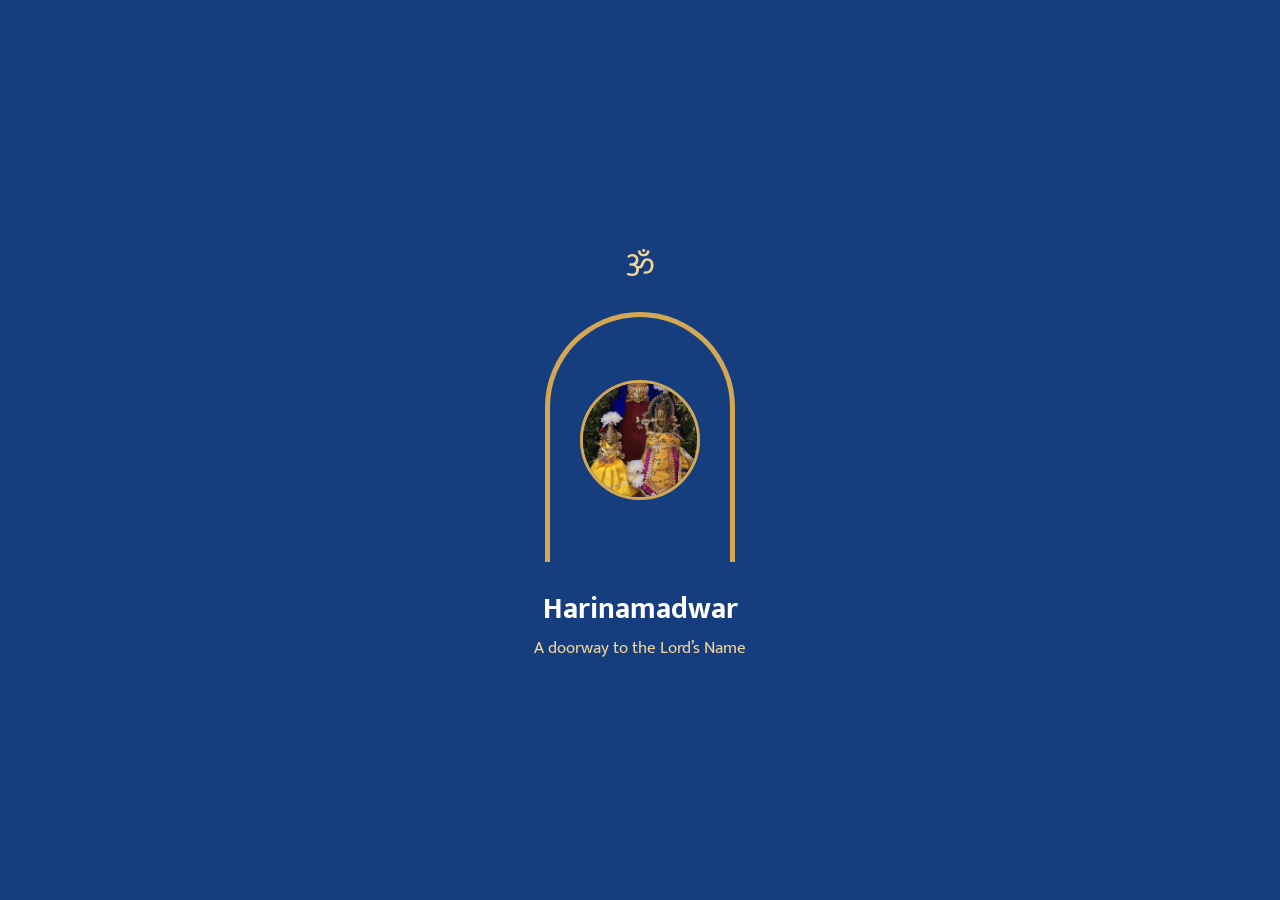
<file: index.html>
<!DOCTYPE html>
<html lang="en" translate="no">
<head>
<meta charset="utf-8">
<meta name="google" content="notranslate">
<meta name="viewport" content="width=device-width, initial-scale=1, viewport-fit=cover">
<title>Harinamadwar</title>
<meta name="description" content="Divya Nama Sankeertanam and Śrī Gīta Govindam (Aṣṭapadi) — lyrics, meanings and audio">
<meta name="theme-color" content="#1D4E9E">
<meta name="robots" content="noindex, nofollow">
<meta name="apple-mobile-web-app-capable" content="yes">
<meta name="mobile-web-app-capable" content="yes">
<meta name="apple-mobile-web-app-status-bar-style" content="black-translucent">
<meta name="apple-mobile-web-app-title" content="Harinamadwar">
<link rel="apple-touch-icon" href="icons/icon-180.png">
<link rel="icon" href="icons/icon-192.png">
<link rel="manifest" href="manifest.webmanifest">
<link rel="stylesheet" href="style.css">
</head>
<body>
<div id="app">

  <!-- ===== Home ===== -->
  <section id="v-home" class="view">
    <header class="bar">
      <div class="hb3">
        <p class="hb3-hi" id="home-hello"></p>
        <div class="hb3-logo" id="home-plaque"></div>
      </div>
    </header>
    <div class="scroll" id="home-scroll"><div class="home3" id="home-box"></div></div>
  </section>

  <section id="v-welcome" class="view hidden">
    <header class="bar">
      <div class="bar-row">
        <button class="text-btn back-btn" data-back>‹ Back</button>
        <span class="bar-mid"><b id="welcome-title">Welcome</b></span>
        <span class="bar-right"></span>
      </div>
    </header>
    <div class="scroll" id="welcome-scroll"><div class="pbox" id="welcome-box"></div></div>
  </section>

  <section id="v-diary" class="view hidden">
    <header class="bar">
      <div class="bar-row">
        <button class="text-btn back-btn" data-back>‹ Back</button>
        <span class="bar-mid"><b id="diary-title">Upcoming Satsangs</b></span>
        <span class="bar-right"></span>
      </div>
    </header>
    <div class="scroll" id="diary-scroll"><div class="pbox" id="diary-box"></div></div>
  </section>

  <section id="v-playlist" class="view hidden">
    <header class="bar">
      <div class="bar-row">
        <button class="text-btn back-btn" data-back>‹ Back</button>
        <span class="bar-mid"><b>Satsang songs</b></span>
        <span class="bar-right"></span>
      </div>
    </header>
    <div class="scroll" id="playlist-scroll"><div class="pbox" id="playlist-box"></div></div>
  </section>

  <section id="v-learn" class="view hidden">
    <header class="bar">
      <div class="bar-row">
        <button class="text-btn back-btn" data-back>‹ Back</button>
        <span class="bar-mid"><b id="learn-title">Learn</b></span>
        <span class="bar-right"></span>
      </div>
    </header>
    <div class="scroll" id="learn-scroll"><div class="pbox" id="learn-box"></div></div>
  </section>

  <section id="v-favs" class="view hidden">
    <header class="bar">
      <div class="bar-row">
        <button class="text-btn back-btn" data-back>‹ Back</button>
        <span class="bar-mid"><b id="favs-title">My favourites</b></span>
        <span class="bar-right"></span>
      </div>
    </header>
    <div class="scroll" id="favs-scroll"><div class="pbox" id="favs-box"></div></div>
  </section>

  <section id="v-tfd" class="view hidden">
    <header class="bar">
      <div class="bar-row">
        <button class="text-btn back-btn" data-back>‹ Back</button>
        <span class="bar-mid"><b id="tfd-title">Thought for the Day</b></span>
        <span class="bar-right"><button class="text-btn small" id="tfd-smaller" aria-label="Smaller text">A−</button><button class="text-btn big" id="tfd-bigger" aria-label="Bigger text">A+</button><button class="icon-btn hidden" id="tfd-btn-search" aria-label="Search">
          <svg viewBox="0 0 24 24"><path d="M10 3a7 7 0 015.6 11.2l4.6 4.6-1.4 1.4-4.6-4.6A7 7 0 1110 3zm0 2a5 5 0 100 10 5 5 0 000-10z"/></svg>
        </button></span>
      </div>
      <div class="bar-row hidden" id="tfd-search-row">
        <input id="tfd-search" type="search" placeholder="Search: TFD no. or words" autocomplete="off" autocorrect="off" spellcheck="false">
        <button class="icon-btn" id="tfd-close-search" aria-label="Close search">
          <svg viewBox="0 0 24 24"><path d="M6.4 5L12 10.6 17.6 5 19 6.4 13.4 12l5.6 5.6-1.4 1.4L12 13.4 6.4 19 5 17.6 10.6 12 5 6.4z"/></svg>
        </button>
      </div>
    </header>
    <div class="scroll" id="tfd-scroll"><div class="pbox" id="tfd-box"></div></div>
  </section>

  <!-- ===== SCRUM-97: an other song (not in the app) from a satsang's list: the words as the admin pasted them ===== -->
  <section id="v-other" class="view hidden">
    <header class="bar">
      <div class="bar-row">
        <button class="text-btn back-btn" data-back>‹ Back</button>
        <span class="bar-mid"><b id="other-head">Satsang songs</b></span>
        <span class="bar-right"><button class="text-btn small" id="other-smaller" aria-label="Smaller text">A−</button><button class="text-btn big" id="other-bigger" aria-label="Bigger text">A+</button></span>
      </div>
      <div class="pl-bar hidden" id="other-pl"></div>
    </header>
    <div class="scroll page-scroll-o" id="other-scroll"><div class="page" id="other-box" data-notr></div></div>
    <footer class="foot o-foot"><div class="nav-row"><button class="pill" id="other-prev"></button><button class="pill" id="other-next"></button></div></footer>
  </section>

  <section id="v-share" class="view hidden">
    <header class="bar">
      <div class="bar-row">
        <button class="text-btn back-btn" data-back>‹ Back</button>
        <span class="bar-mid"><b id="share-title">Share a song</b></span>
        <span class="bar-right"></span>
      </div>
    </header>
    <div class="scroll" id="share-scroll"><div class="pbox" id="share-box"></div></div>
  </section>

  <!-- ===== About ===== -->
  <section id="v-about" class="view hidden">
    <header class="bar">
      <div class="bar-row">
        <button class="text-btn" id="btn-about-back">‹ Back</button>
        <span class="bar-mid"><b>About Harinamadwar</b></span>
        <span style="width:60px"></span>
      </div>
    </header>
    <div class="scroll" id="about-scroll">
      <div class="about">
        <div class="ab-hero"><img src="icons/about-group.jpg" alt="Devotees singing together at a Harinamadwar satsang">
          <div class="ab-hero-txt"><span class="ab-kicker">HARI NAMA SANKEERTANAM</span><h2>Harinamadwar</h2><p>A doorway to the Lord’s Name</p></div></div>

        <div class="ab-intro"><img src="icons/logo.jpg" alt=""><p>A satsang where families sing the Lord’s names together, with live music, the meaning behind every song, and free classes so anyone can learn.</p></div>

        <div class="ab-stats">
          <div><b>108</b><span>places in our sankalpam</span></div>
          <div><b>195+</b><span>gatherings so far</span></div>
          <div><b>Free</b><span>classes for all ages</span></div>
        </div>
        <p class="ab-note">The numbers are a blessing, not the goal.<br>Touching hearts is.</p>

        <div class="ab-block"><span class="ab-kicker">AT A SATSANG</span><h3>Sing. Listen. Understand.</h3>
          <div class="ab-steps">
            <div><span>01</span><div><b>Sing</b>Bhajans, namavalis and kirtans of many saints, sung by everyone in the room, not just the singers.</div></div>
            <div><span>02</span><div><b>Listen</b>Live accompaniment on veena, flute, harmonium, mridangam, dolki and morsing.</div></div>
            <div><span>03</span><div><b>Understand</b>The meaning of each song, the bhava behind it and the story of the saint who wrote it, so it stays with you in daily life.</div></div>
          </div></div>

        <div class="ab-app"><span class="ab-kicker">IN THIS APP</span><h3>Your practice companion</h3>
          <div class="ab-feat"><svg aria-hidden="true" viewBox="0 0 24 24" fill="none" stroke="currentColor" stroke-width="2" stroke-linecap="round" stroke-linejoin="round"><path d="M4 19.5A2.5 2.5 0 0 1 6.5 17H20V3H6.5A2.5 2.5 0 0 0 4 5.5z"></path><path d="M4 19.5A2.5 2.5 0 0 0 6.5 22H20v-5"></path></svg><div><b>Three books</b>Divya Nama Sankeertanam, Śrī Gīta Govindam (Aṣṭapadis) and Naalaayira Divya Prabandham</div></div>
          <div class="ab-feat"><svg aria-hidden="true" viewBox="0 0 24 24" fill="none" stroke="currentColor" stroke-width="2" stroke-linecap="round" stroke-linejoin="round"><path d="M4 7V4h16v3"></path><path d="M9 20h6"></path><path d="M12 4v16"></path></svg><div><b>Lyrics in four scripts</b>English, Tamil, Kannada and Sanskrit</div></div>
          <div class="ab-feat"><svg aria-hidden="true" viewBox="0 0 24 24" fill="none" stroke="currentColor" stroke-width="2" stroke-linecap="round" stroke-linejoin="round"><path d="M21 15a2 2 0 0 1-2 2H7l-4 4V5a2 2 0 0 1 2-2h14a2 2 0 0 1 2 2z"></path></svg><div><b>Meanings</b>Summary, verse by verse and spiritual significance, in English, Tamil and Kannada</div></div>
          <div class="ab-feat"><svg aria-hidden="true" viewBox="0 0 24 24" fill="none" stroke="currentColor" stroke-width="2" stroke-linecap="round" stroke-linejoin="round"><path d="M9 18V5l12-2v13"></path><circle cx="6" cy="18" r="3"></circle><circle cx="18" cy="16" r="3"></circle></svg><div><b>Recordings</b>Listen and sing along, with the rāgam for each song</div></div>
        </div>

        <div class="ab-block"><span class="ab-kicker">WHY SING THE NAME</span><h3>What devotees feel</h3>
          <div class="ab-pills"><span>A calmer mind</span><span>Less stress</span><span>Better focus</span><span>Positive feelings</span><span>Inner strength</span><span>Belonging</span><span>A sattvic home</span></div></div>

        <div class="ab-guide"><span class="ab-kicker">GUIDED BY</span>
          <img src="icons/about-jk.jpg" alt="Shri Janakiraman">
          <h3>Shri Janakiraman</h3><div class="ab-place">Originally from Srirangam, now in Bangalore</div>
          <p>After a long career in leadership and management, Shri Janakiraman has chosen to give his time fully to the service of Hari Nama Sankeertanam.</p>
          <p>With humility and devotion he carries this mission forward with one prayer: that more homes, temples and communities become centres of nama bhakti and shared spiritual joy.</p></div>

        <div class="ab-quote"><svg aria-hidden="true" viewBox="0 0 24 24" fill="none" stroke="#D4A853" stroke-width="2" stroke-linecap="round" stroke-linejoin="round"><path d="M12 3c2 3 2 6 0 9-2-3-2-6 0-9z"></path><path d="M12 12c3-2 6-2 8 0-2 3-5 3-8 0z"></path><path d="M12 12c-3-2-6-2-8 0 2 3 5 3 8 0z"></path><path d="M5 17h14"></path></svg><p>Where there is Nama,<br>there is peace.</p></div>

        <div class="ab-block"><span class="ab-kicker">HOST A SATSANG</span><h3>Invite us to your home</h3>
          <p>Families, temples, communities and organisations are welcome to host an evening of nama, music and meaning.</p>
          <a class="ab-cta" href="tel:+919845204620"><svg aria-hidden="true" viewBox="0 0 24 24" fill="none" stroke="currentColor" stroke-width="2.2" stroke-linecap="round" stroke-linejoin="round"><path d="M22 16.9v3a2 2 0 0 1-2.2 2 19.8 19.8 0 0 1-8.6-3.1 19.5 19.5 0 0 1-6-6A19.8 19.8 0 0 1 2.1 4.2 2 2 0 0 1 4.1 2h3a2 2 0 0 1 2 1.7c.1.9.4 1.8.7 2.7a2 2 0 0 1-.5 2.1L8 9.8a16 16 0 0 0 6 6l1.3-1.3a2 2 0 0 1 2.1-.4c.9.3 1.8.6 2.7.7a2 2 0 0 1 1.7 2z"></path></svg>Call to invite</a></div>

        <div class="ab-block" id="feedback"><span class="ab-kicker">FEEDBACK &amp; SUGGESTIONS</span><h3>Share your thoughts</h3>
          <p class="ab-fbi">Your message goes only to Shri Janakiraman (Jani). Please add your name so he can reply.</p>
          <div class="fb-form">
            <label class="fb-l" for="fb-name">Your name</label>
            <input id="fb-name" class="fb-in" type="text" autocomplete="name" autocapitalize="words">
            <span class="fb-l">This is a</span>
            <div class="fb-kinds"><button class="fb-k sel" data-k="Suggestion">Suggestion</button><button class="fb-k" data-k="Feedback">Feedback</button></div>
            <label class="fb-l" for="fb-msg">Your message</label>
            <textarea id="fb-msg" class="fb-in" rows="5" placeholder="Write here…"></textarea>
            <span class="fb-l">Send by</span>
            <div class="fb-send"><button id="fb-wa" class="fb-wa">WhatsApp</button><button id="fb-em" class="fb-em">Email</button></div>
          </div></div>

        <div class="ab-block"><span class="ab-kicker">STAY CONNECTED</span>
          <div class="ab-links">
          <a class="ab-link" href="https://www.youtube.com/@HariNamadwar" target="_blank" rel="noopener"><span class="ab-li" style="color:#C4302B"><svg aria-hidden="true" viewBox="0 0 24 24" fill="none" stroke="currentColor" stroke-width="2" stroke-linecap="round" stroke-linejoin="round"><rect x="2" y="5" width="20" height="14" rx="4"></rect><path d="M10 9l5 3-5 3z"></path></svg></span><span class="ab-lt"><b>YouTube</b>@HariNamadwar</span><span class="ab-chev"><svg aria-hidden="true" viewBox="0 0 24 24" fill="none" stroke="currentColor" stroke-width="2" stroke-linecap="round" stroke-linejoin="round"><path d="M9 6l6 6-6 6"></path></svg></span></a>
          <a class="ab-link" href="https://www.instagram.com/harinamadwar/" target="_blank" rel="noopener"><span class="ab-li" style="color:#B5267A"><svg aria-hidden="true" viewBox="0 0 24 24" fill="none" stroke="currentColor" stroke-width="2" stroke-linecap="round" stroke-linejoin="round"><rect x="3" y="3" width="18" height="18" rx="5"></rect><circle cx="12" cy="12" r="4"></circle><circle cx="17.5" cy="6.5" r="0.6"></circle></svg></span><span class="ab-lt"><b>Instagram</b>@harinamadwar</span><span class="ab-chev"><svg aria-hidden="true" viewBox="0 0 24 24" fill="none" stroke="currentColor" stroke-width="2" stroke-linecap="round" stroke-linejoin="round"><path d="M9 6l6 6-6 6"></path></svg></span></a>
          <a class="ab-link" href="mailto:utah.ram@gmail.com"><span class="ab-li" style="color:#1D4E9E"><svg aria-hidden="true" viewBox="0 0 24 24" fill="none" stroke="currentColor" stroke-width="2" stroke-linecap="round" stroke-linejoin="round"><rect x="2" y="4" width="20" height="16" rx="3"></rect><path d="M3 6l9 7 9-7"></path></svg></span><span class="ab-lt"><b>Email</b>utah.ram@gmail.com</span><span class="ab-chev"><svg aria-hidden="true" viewBox="0 0 24 24" fill="none" stroke="currentColor" stroke-width="2" stroke-linecap="round" stroke-linejoin="round"><path d="M9 6l6 6-6 6"></path></svg></span></a>
          <a class="ab-link" href="tel:+919845204620"><span class="ab-li" style="color:#2E7D4F"><svg aria-hidden="true" viewBox="0 0 24 24" fill="none" stroke="currentColor" stroke-width="2" stroke-linecap="round" stroke-linejoin="round"><path d="M22 16.9v3a2 2 0 0 1-2.2 2 19.8 19.8 0 0 1-8.6-3.1 19.5 19.5 0 0 1-6-6A19.8 19.8 0 0 1 2.1 4.2 2 2 0 0 1 4.1 2h3a2 2 0 0 1 2 1.7c.1.9.4 1.8.7 2.7a2 2 0 0 1-.5 2.1L8 9.8a16 16 0 0 0 6 6l1.3-1.3a2 2 0 0 1 2.1-.4c.9.3 1.8.6 2.7.7a2 2 0 0 1 1.7 2z"></path></svg></span><span class="ab-lt"><b>Phone</b>98452 04620</span><span class="ab-chev"><svg aria-hidden="true" viewBox="0 0 24 24" fill="none" stroke="currentColor" stroke-width="2" stroke-linecap="round" stroke-linejoin="round"><path d="M9 6l6 6-6 6"></path></svg></span></a>
          </div></div>

        <div class="ab-foot">Come together · Sing together<br>Grow together · Serve together<span>Hari Om Namo Narayanaya</span></div>
      </div>
    </div>
  </section>

  <!-- ===== Index ===== -->
  <section id="v-index" class="view hidden">
    <header class="bar">
      <div class="bar-row b2-top" id="title-row">
        <button class="text-btn b2-back" id="btn-books">‹ Back</button>
        <div class="b2-logo" id="index-plaque"></div>
        <span class="b2-right"><button class="hidden" id="btn-search" aria-hidden="true" tabindex="-1"></button></span>
      </div>
      <div class="b2-title"><h1 id="book-title">Divya Nama Sankeertanam</h1></div>
      <div class="ix-search" id="search-row">
        <svg viewBox="0 0 24 24" aria-hidden="true"><path d="M10 3a7 7 0 015.6 11.2l4.6 4.6-1.4 1.4-4.6-4.6A7 7 0 1110 3zm0 2a5 5 0 100 10 5 5 0 000-10z"/></svg>
        <input id="search-input" type="search" placeholder="Search: section no. or song title" autocomplete="off" autocorrect="off" spellcheck="false">
        <button class="ix-x hidden" id="btn-close-search" aria-label="Clear search"><svg viewBox="0 0 24 24"><path d="M6.4 5L12 10.6 17.6 5 19 6.4 13.4 12l5.6 5.6-1.4 1.4L12 13.4 6.4 19 5 17.6 10.6 12 5 6.4z"/></svg></button>
        <button class="ix-mic" id="btn-voice" aria-label="Voice search"><svg viewBox="0 0 24 24"><rect x="9" y="3" width="6" height="11" rx="3" fill="none" stroke="currentColor" stroke-width="2"/><path d="M5 11a7 7 0 0 0 14 0M12 18v3" fill="none" stroke="currentColor" stroke-width="2" stroke-linecap="round"/></svg></button>
      </div>
    </header>
    <div class="scroll" id="index-scroll">
      <ul id="song-list"></ul>
      <p id="empty" class="empty hidden">No songs found</p>
      <p id="loading" class="empty">Loading…</p>
    </div>
  </section>

  <!-- ===== Song ===== -->
  <section id="v-song" class="view hidden">
    <header class="bar song-bar">
      <div class="bar-row">
        <button class="icon-btn" id="btn-back" aria-label="Back to index">
          <svg viewBox="0 0 24 24"><path d="M15.4 5.4L14 4l-8 8 8 8 1.4-1.4L8.8 12z"/></svg>
        </button>
        <span class="crumb" id="crumb"></span>
        <button class="icon-btn fav-btn" id="btn-fav" aria-label="Add to my favourites"></button>
        <button class="text-btn small" id="btn-smaller" aria-label="Smaller text">A−</button>
        <button class="text-btn big" id="btn-bigger" aria-label="Bigger text">A+</button>
      </div>
      <div class="pl-bar hidden" id="pl-bar"></div>
      <div class="song-head">
        <h2 id="song-title"></h2>
        <p id="song-meta"></p>
      </div>
    </header>
    <div class="chips" id="lang-chips" role="group" aria-label="Language"></div>
    <div class="chips hidden" id="mean-chips" role="tablist" aria-label="Part of the meaning"></div>
    <div class="pages" id="pages">
      <div class="scroll page-scroll" id="s-lyrics"><div class="page"><div class="text" id="lyrics" data-notr></div></div></div>
      <div class="scroll page-scroll hidden" id="s-meaning"><div class="page"><div class="text meaning" id="meaning" data-notr></div></div></div>
      <div class="scroll page-scroll hidden" id="s-audio"><div class="page">
        <div class="player cp">
          <div class="cp-row">
            <button class="play" id="btn-play" aria-label="Play">
              <svg class="i-play" viewBox="0 0 24 24"><path d="M8 5v14l11-7z"/></svg>
              <svg class="i-pause hidden" viewBox="0 0 24 24"><path d="M6 5h4v14H6zm8 0h4v14h-4z"/></svg>
            </button>
            <span class="cp-state" id="cp-state">Tap to play</span>
            <button class="skip" id="btn-back10" aria-label="Back 10 seconds"><svg viewBox="0 0 24 24"><path class="ln" d="M5.2 13.5A7.3 7.3 0 1 0 7 7"/><path class="ln" d="M6.6 3.4 6.8 7.4l4-.3"/><text x="12.6" y="15.6">10</text></svg></button>
            <button class="skip" id="btn-fwd10" aria-label="Forward 10 seconds"><svg viewBox="0 0 24 24"><path class="ln" d="M18.8 13.5A7.3 7.3 0 1 1 17 7"/><path class="ln" d="M17.4 3.4 17.2 7.4l-4-.3"/><text x="11.4" y="15.6">10</text></svg></button>
            <button class="cp-rep" id="btn-repeat" aria-pressed="false" aria-label="Repeat song"><svg viewBox="0 0 24 24"><path class="ln" d="M17 2.5l3 3-3 3M4 11.5v-1a5 5 0 0 1 5-5h11M7 21.5l-3-3 3-3M20 12.5v1a5 5 0 0 1-5 5H4"/></svg></button>
            <button class="cp-speed" id="btn-speed" aria-label="Speed">1×</button>
          </div>
          <div class="cp-prog"><span id="pos">0:00</span><input type="range" id="seek" min="0" max="1000" value="0" disabled><span id="len">0:00</span></div>
          <p class="audio-status" id="audio-status"></p>
        </div>
        <a class="sruti-btn hidden" id="btn-sruti" href="sruti.html"><span class="ibadge"><svg viewBox="0 0 24 24" fill="none" stroke="currentColor" stroke-width="2" stroke-linecap="round" stroke-linejoin="round"><rect x="9" y="3" width="6" height="11" rx="3"/><path d="M5 11a7 7 0 0 0 14 0M12 18v3"/></svg></span><span class="hc-t"><b>Record with sruti</b><span class="mut">Sing with sruti and record yourself</span></span></a>
        <div class="text audio-text" id="audio-lyrics" data-notr></div>
      </div></div>
      <div class="scroll page-scroll hidden" id="s-composer"><div class="page">
        <div class="soon-box">
          <span class="ibadge big"><svg viewBox="0 0 24 24"><path d="M20 21v-2a4 4 0 0 0-4-4H8a4 4 0 0 0-4 4v2"/><circle cx="12" cy="7" r="4"/></svg></span>
          <b>Composer</b>
          <span class="soon-tag">Coming soon</span>
          <p>The life and story of the saint who composed this song will be added here.</p>
        </div>
      </div></div>
    </div>
    <footer class="foot">
      <nav class="tabs">
        <button class="tab sel" data-tab="0"><svg viewBox="0 0 24 24"><path d="M4 6h16M4 11h16M4 16h10"/></svg><span>Lyrics</span></button>
        <button class="tab" data-tab="1"><svg viewBox="0 0 24 24"><path d="M4 19.5A2.5 2.5 0 0 1 6.5 17H20V3H6.5A2.5 2.5 0 0 0 4 5.5v14z"/><path d="M12 7v6M9 10h6"/></svg><span>Meaning</span></button>
        <button class="tab" data-tab="2"><svg viewBox="0 0 24 24"><path d="M9 18V5l12-2v13"/><circle cx="6" cy="18" r="3"/><circle cx="18" cy="16" r="3"/></svg><span id="tab-audio">Audio</span></button>
        <button class="tab" data-tab="3"><svg viewBox="0 0 24 24"><path d="M20 21v-2a4 4 0 0 0-4-4H8a4 4 0 0 0-4 4v2"/><circle cx="12" cy="7" r="4"/></svg><span>Composer</span></button>
      </nav>
      <div class="nav-row">
        <button class="pill" id="btn-prev"></button>
        <button class="pill" id="btn-next"></button>
      </div>
    </footer>
    <audio id="audio" preload="none" controlslist="nodownload noplaybackrate" disablepictureinpicture disableremoteplayback></audio>
  </section>

  <!-- ===== Settings ===== -->
  <section id="v-settings" class="view hidden">
    <header class="bar">
      <div class="bar-row">
        <button class="text-btn" id="btn-settings-back">‹&nbsp; Back</button>
        <h1 class="bar-mid">Settings</h1>
        <span class="spacer"></span>
      </div>
    </header>
    <div class="scroll">
      <div class="settings">
        <label class="switch"><span>Keep screen on while a song is open</span><input type="checkbox" id="sw-screen"></label>
        <label class="switch"><span>Night mode (light text on dark page)</span><input type="checkbox" id="sw-night"></label>

        <h3 id="install-h" data-notr>Put this app on your phone's home screen</h3>
        <p class="hint" id="install-text" data-notr>In <b>Safari</b>, tap the <b>Share</b> button (the square with an arrow pointing up), then tap <b>Add to Home Screen</b>, then <b>Add</b>. The app then opens full screen from its own icon and works without internet after the first visit (audio needs internet).</p>

        <h3 class="sp-h">About the English spellings</h3>
        <p class="hint pre spell">The English lyrics follow the book's spelling code:

• Capital vowels are long: A = ā (rAma = Rāma), I = ī, U = ū, E = ē, O = ō
• Capital T, Th, D, Dh, N = hard sounds ṭ, ṭh, ḍ, ḍh, ṇ (as in maNi)
• L = ḷ (ळ),  zh = ழ,  S = ṣ (ष),  sh = ś (श)
• c = च (as in church),  ch = छ,  gn = ज्ञ
• r between two consonants = ṛ (krSNa = Kṛṣṇa, krpA = Kṛpā)

In the index, titles are shown with these marks (Shrī Rāma) so they read naturally.</p>
        <p class="hint version" id="version-info"></p>
        <button class="done" id="btn-done">Done</button>
      </div>
    </div>
  </section>

  <!-- language chooser -->
  <div id="sheet" class="sheet hidden">
    <div class="sheet-box">
      <h3>Language</h3>
      <div id="sheet-langs"></div>
    </div>
  </div>
  <div id="toast" class="toast hidden"></div>

  <!-- ===== Voice search ===== -->
  <div id="voice" class="voice hidden" role="dialog" aria-label="Voice search">
    <div class="voice-sheet">
      <div id="voice-listen">
        <div class="voice-mic"><svg viewBox="0 0 24 24"><path d="M12 14a3 3 0 003-3V5a3 3 0 10-6 0v6a3 3 0 003 3zm5-3a5 5 0 01-10 0H5a7 7 0 006 6.9V21h2v-3.1A7 7 0 0019 11h-2z"/></svg></div>
        <h3 id="voice-h">Listening…</h3>
        <p id="voice-p">Say a song name or a rāgam</p>
      </div>
      <div id="voice-heard" class="voice-heard hidden"></div>
      <div id="voice-list"></div>
      <div class="voice-btns">
        <button id="voice-again" class="hidden">🎤 Try again</button>
        <button id="voice-all" class="hidden">See all matches</button>
        <button id="voice-close">Close</button>
      </div>
    </div>
  </div>
  <!-- ===== Sign in (only when student access is switched on) ===== -->
  <section id="v-login" class="view hidden" data-notr>
    <header class="bar lg-bar"><div class="lg-head"><span>Hari Om</span><b>Welcome to Harinamadwar</b><p>Please enter your name and phone number</p></div></header>
    <div class="scroll"><div class="pbox lg-box">
      <p class="lg-msg hidden" id="lg-msg"></p>
      <label class="fb-l" for="lg-name">Your name</label>
      <input id="lg-name" class="fb-in" type="text" autocomplete="name" autocapitalize="words" maxlength="60" placeholder="e.g. Lakshmi Raman">
      <label class="fb-l" for="lg-phone">Your mobile number</label>
      <input id="lg-phone" class="fb-in" type="tel" inputmode="tel" autocomplete="tel" maxlength="20" placeholder="10-digit mobile number">
      <div id="lg-codebox" class="hidden">
        <label class="fb-l" for="lg-code">Invite code</label>
        <input id="lg-code" class="fb-in lg-code" type="text" autocapitalize="characters" autocomplete="one-time-code" autocorrect="off" spellcheck="false" placeholder="HN-____">
      </div>
      <p class="err" id="lg-err" role="alert"></p>
      <button class="btn-acc wide" id="lg-go">Continue</button>
      <div class="card lg-note">You only do this once on each phone or iPad. After that, the app opens straight away.</div>
      <p class="mut center lg-foot"><a class="text-link" href="help/">How to install and use the app (with pictures)</a><br><button class="text-link" id="lg-havecode">I have an invite code</button></p>
      <div class="open-all"><span class="lbl">OPEN TO EVERYONE</span><div class="card list">
        <div class="l-row" data-go="#diary"><span class="ibadge"><svg class="ic" viewBox="0 0 24 24"><path d="M6,5h12a3,3 0,0 1,3 3v10a3,3 0,0 1,-3 3H6a3,3 0,0 1,-3 -3V8a3,3 0,0 1,3 -3z M3,10h18 M8,3v4 M16,3v4" fill="none" stroke="currentColor" stroke-width="2" stroke-linecap="round" stroke-linejoin="round"/></svg></span><span class="hc-t"><b>Upcoming Satsangs</b><span class="mut">Dates and venues, photos and clips</span></span></div>
        <div class="l-row" data-go="#about"><span class="ibadge"><svg class="ic" viewBox="0 0 24 24"><path d="M12,3c2,3 2,6 0,9 -2,-3 -2,-6 0,-9z M12,12c3,-2 6,-2 8,0 -2,3 -5,3 -8,0z M12,12c-3,-2 -6,-2 -8,0 2,3 5,3 8,0z M5,17h14" fill="none" stroke="currentColor" stroke-width="2" stroke-linecap="round" stroke-linejoin="round"/></svg></span><span class="hc-t"><b>About Harinamadwar</b><span class="mut">Our satsangs, our guide, how to invite us</span></span></div>
      </div></div>
    </div></div>
  </section>

  <section id="v-locked" class="view hidden" data-notr>
    <header class="bar lg-bar"><div class="lg-head"><span>Hari Om</span><b>Harinamadwar</b></div></header>
    <div class="scroll"><div class="pbox lk-box">
      <div class="lk-door"></div>
      <h2 id="lk-h"></h2><p class="mut" id="lk-p"></p>
      <button class="btn-acc wide" id="lk-go">Try again</button>
      <div class="open-all" id="lk-open"><span class="lbl">OPEN TO EVERYONE</span><div class="card list">
        <div class="l-row" data-go="#diary"><span class="ibadge"><svg class="ic" viewBox="0 0 24 24"><path d="M6,5h12a3,3 0,0 1,3 3v10a3,3 0,0 1,-3 3H6a3,3 0,0 1,-3 -3V8a3,3 0,0 1,3 -3z M3,10h18 M8,3v4 M16,3v4" fill="none" stroke="currentColor" stroke-width="2" stroke-linecap="round" stroke-linejoin="round"/></svg></span><span class="hc-t"><b>Upcoming Satsangs</b><span class="mut">Dates and venues, photos and clips</span></span></div>
        <div class="l-row" data-go="#about"><span class="ibadge"><svg class="ic" viewBox="0 0 24 24"><path d="M12,3c2,3 2,6 0,9 -2,-3 -2,-6 0,-9z M12,12c3,-2 6,-2 8,0 -2,3 -5,3 -8,0z M12,12c-3,-2 -6,-2 -8,0 2,3 5,3 8,0z M5,17h14" fill="none" stroke="currentColor" stroke-width="2" stroke-linecap="round" stroke-linejoin="round"/></svg></span><span class="hc-t"><b>About Harinamadwar</b><span class="mut">Our satsangs, our guide, how to invite us</span></span></div>
      </div></div>
    </div></div>
  </section>

  <div id="notice" class="sheet hidden" role="dialog" aria-labelledby="nt-h" data-notr>
    <div class="sheet-box nt-box">
      <h3 id="nt-h">For Harinamadwar Satsangs only</h3>
      <p>These lyrics, meanings and recordings are shared with you for the Harinamadwar Satsangs.</p>
      <p>Please do not copy, forward, upload or share them, including with AI apps. Your name appears faintly on the song pages.</p>
      <p class="mut">© Harinamadwar · Shri Janakiraman</p>
      <button class="btn-acc wide" id="nt-ok">I understand</button>
    </div>
  </div>

  <!-- ===== Opening: walk through the doorway ===== -->
  <div id="splash" class="splash hidden" aria-hidden="true">
    <div class="sp-om">ॐ</div>
    <div class="sp-door"><img src="icons/logo.jpg" alt=""></div>
    <div class="sp-words"><b>Harinamadwar</b><span>A doorway to the Lord’s Name</span></div>
  </div>
</div>
<script src="access.js"></script>
<script src="app.js"></script>
</body>
</html>
</file>
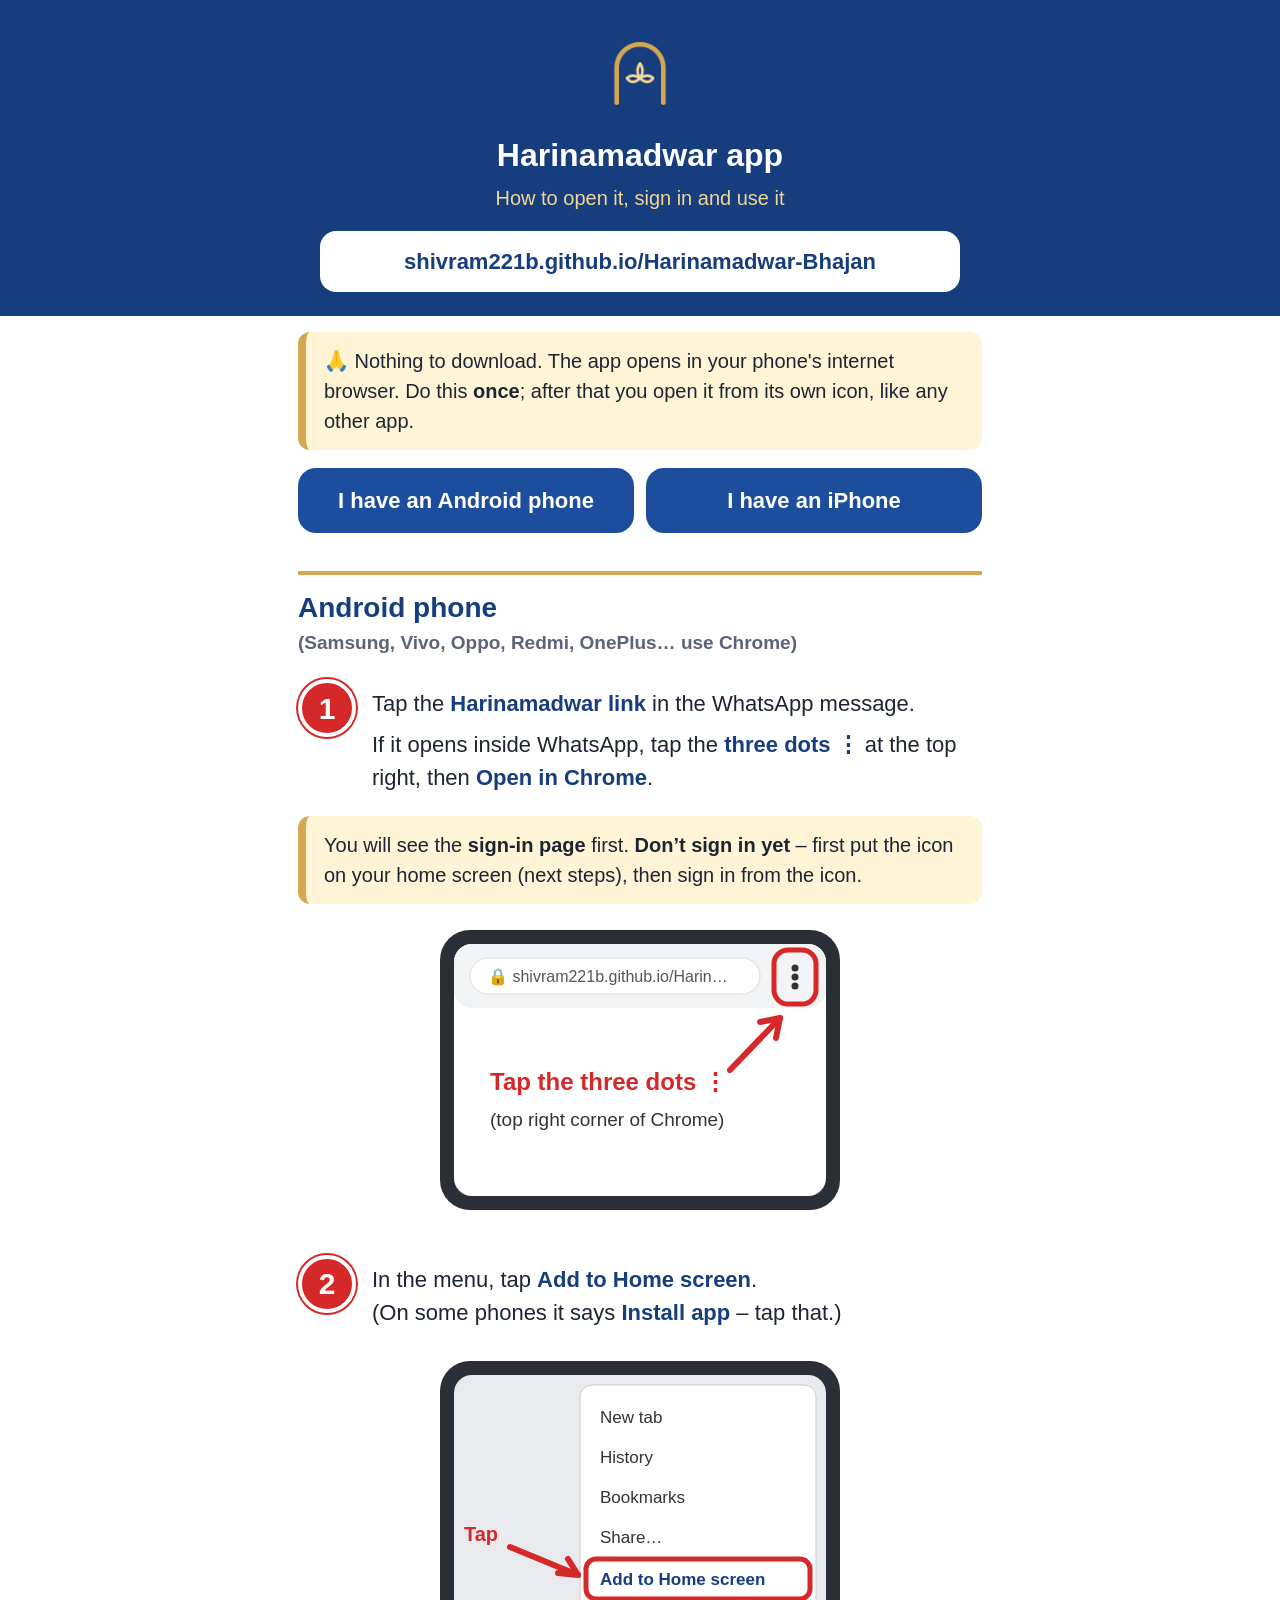
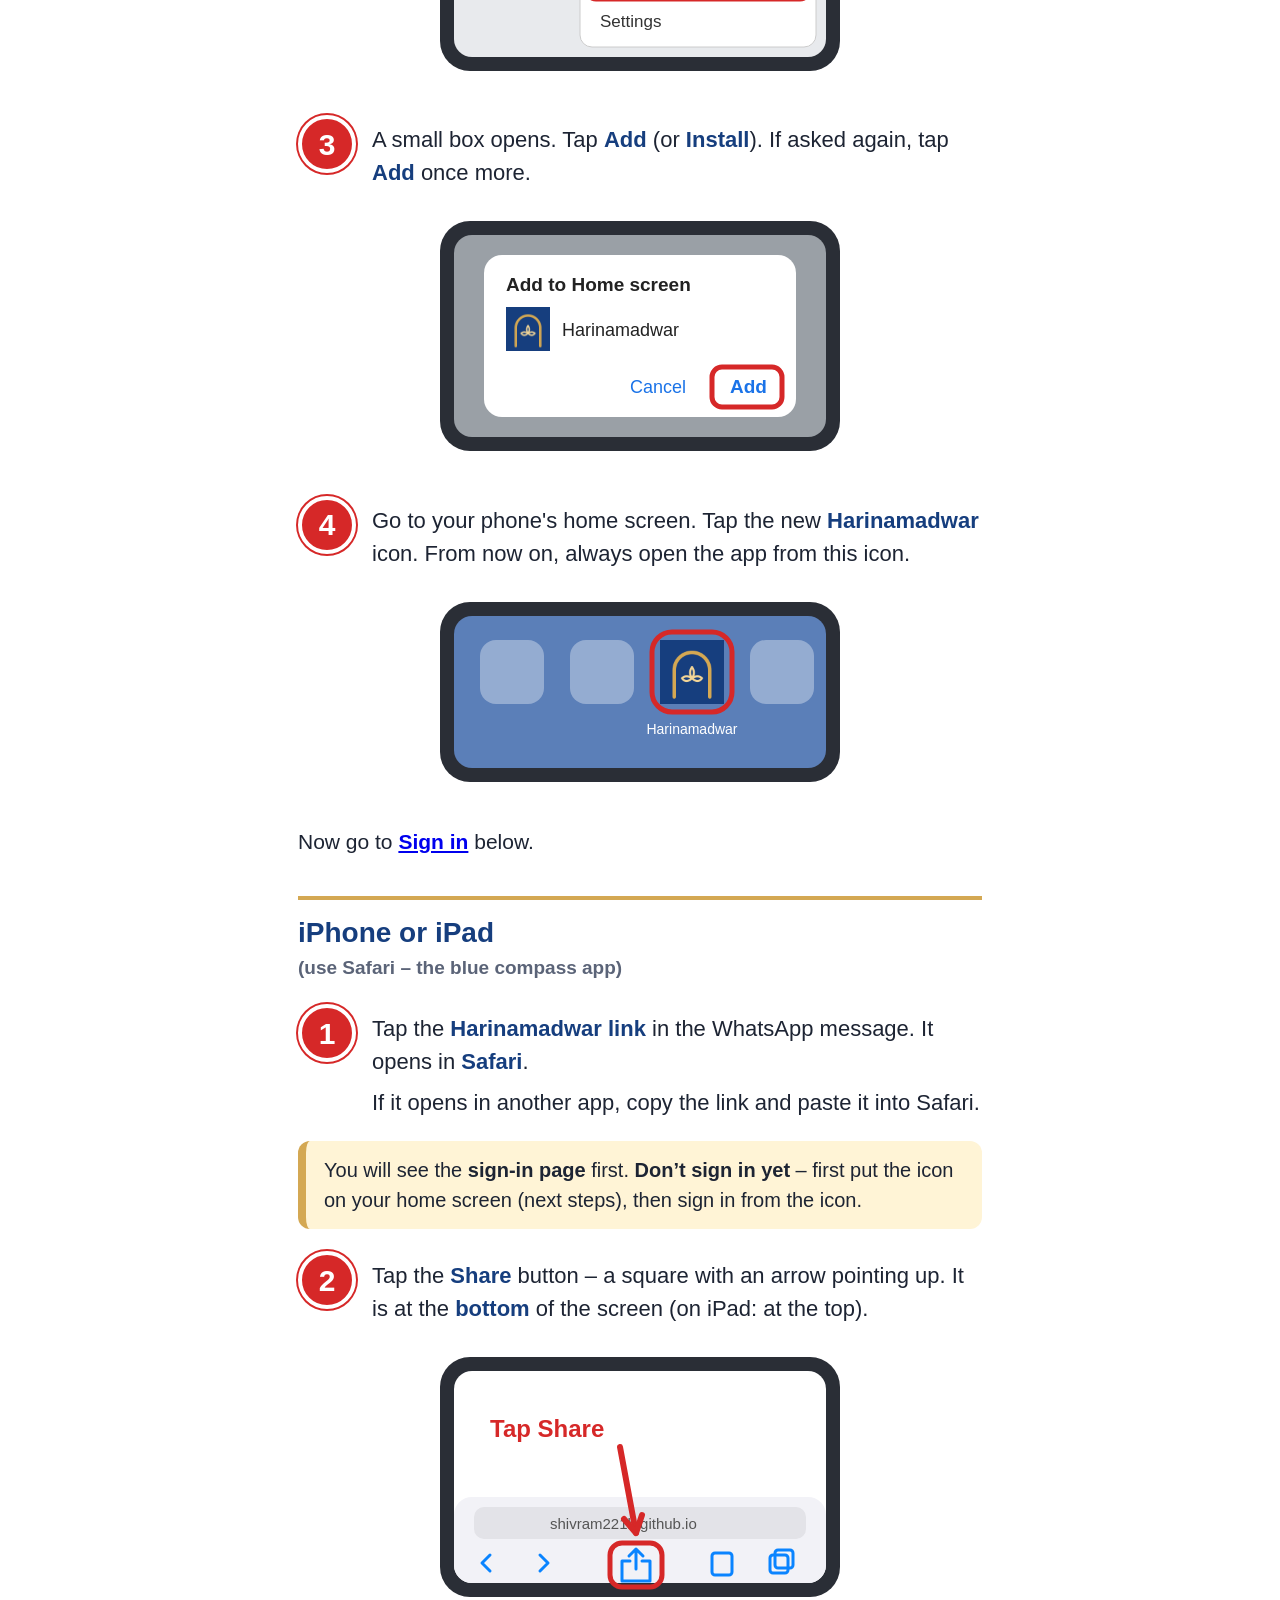
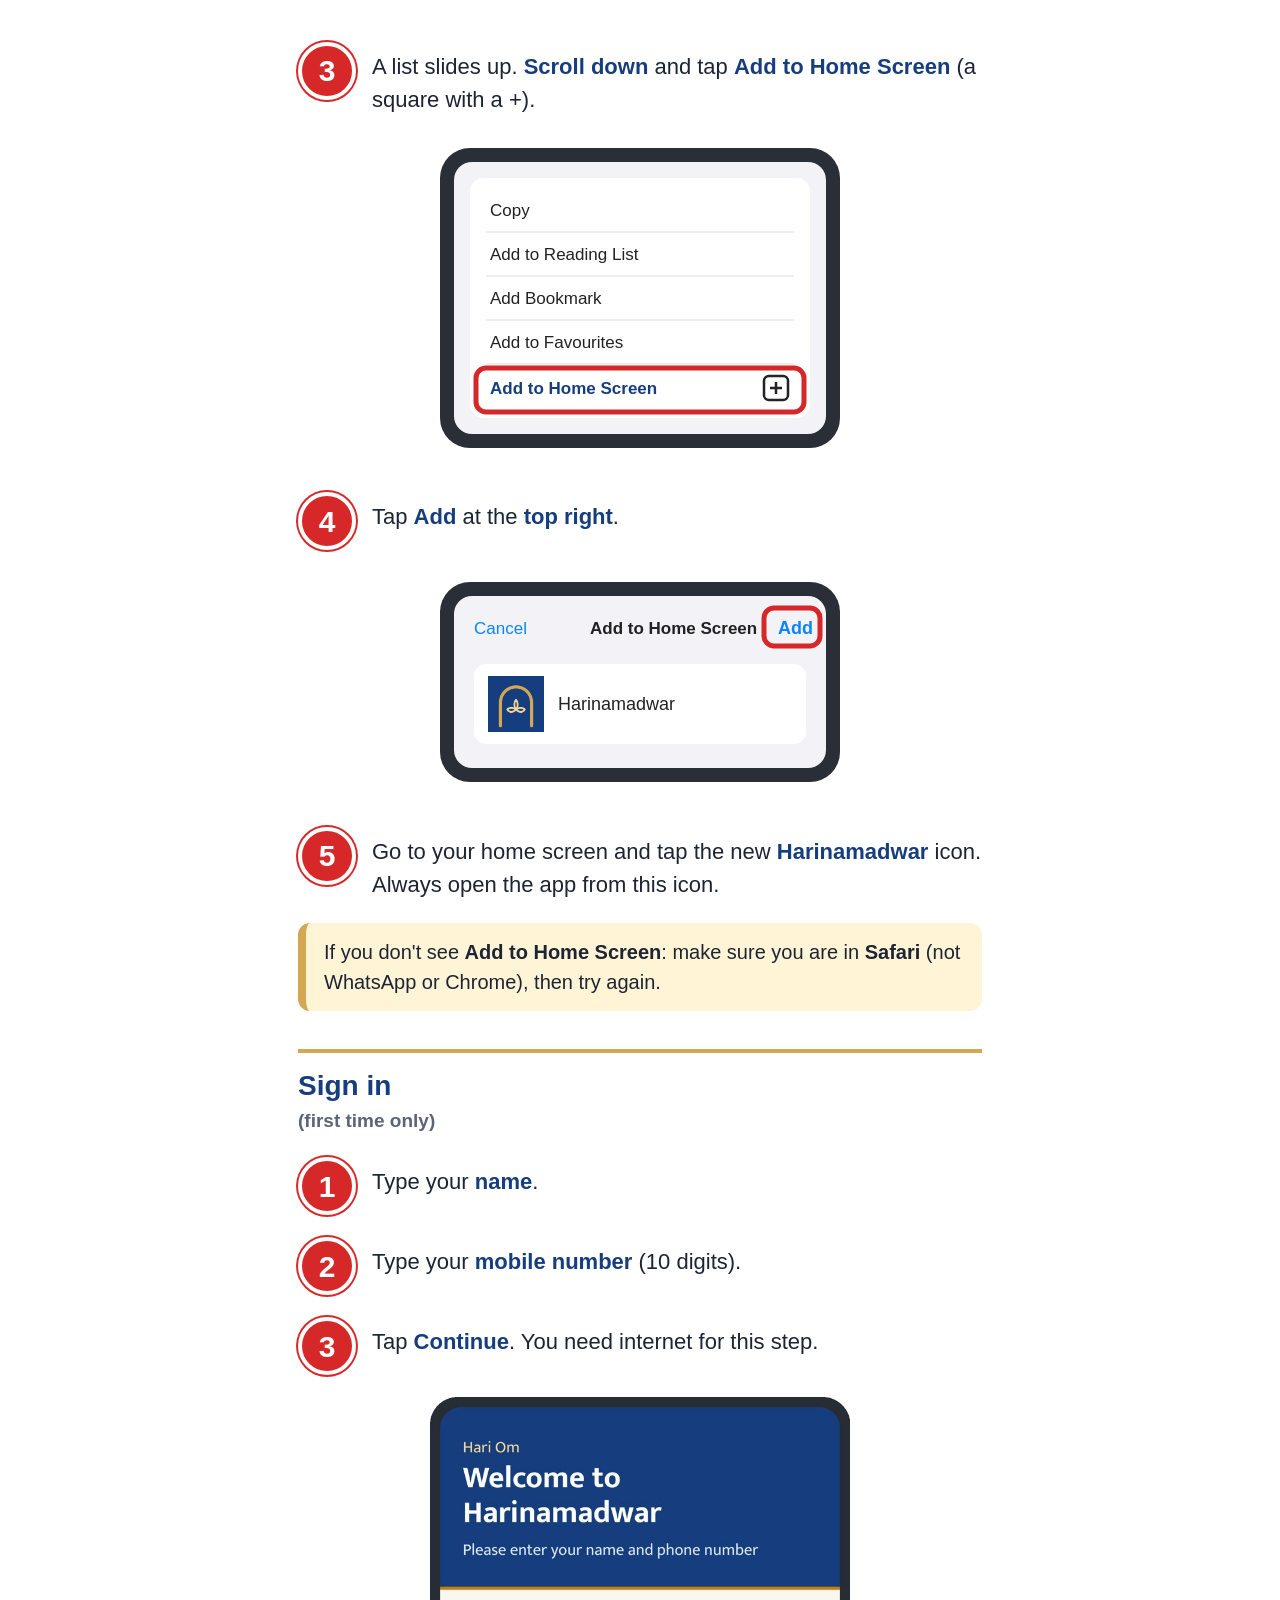
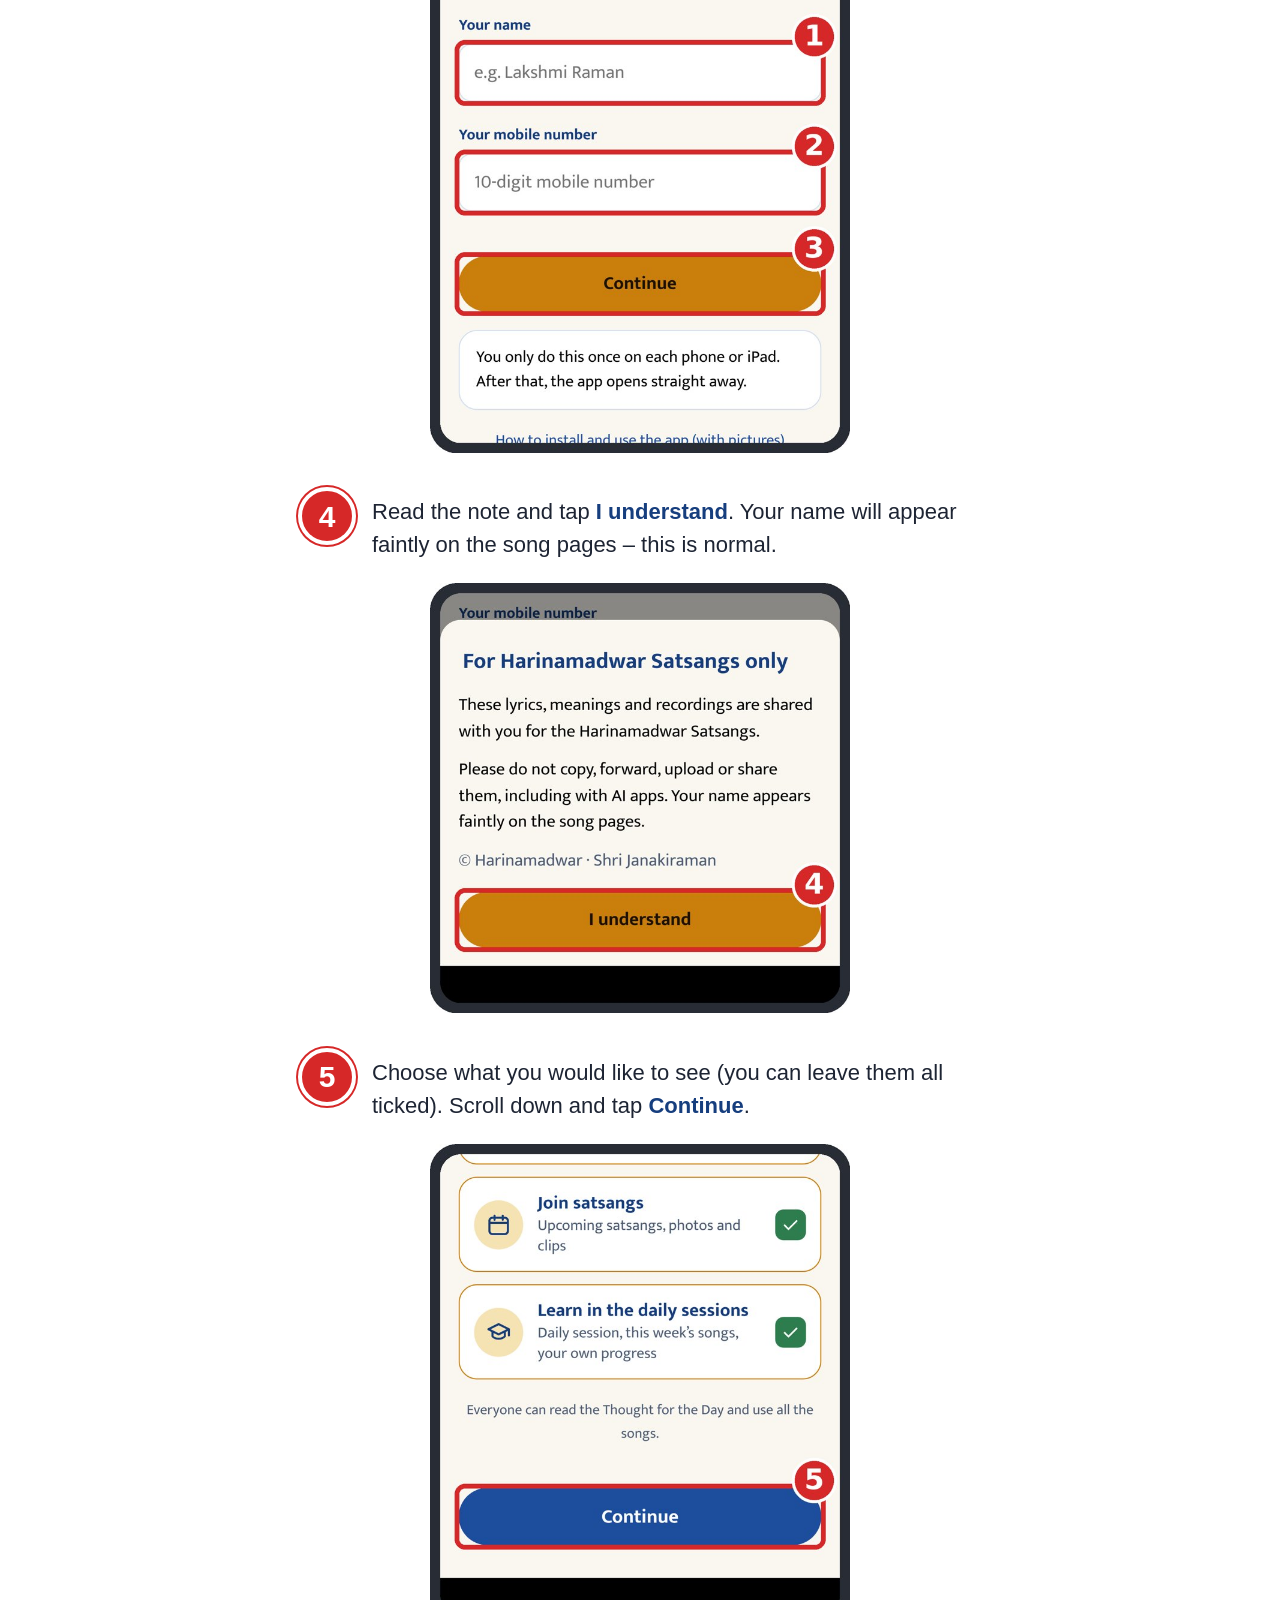
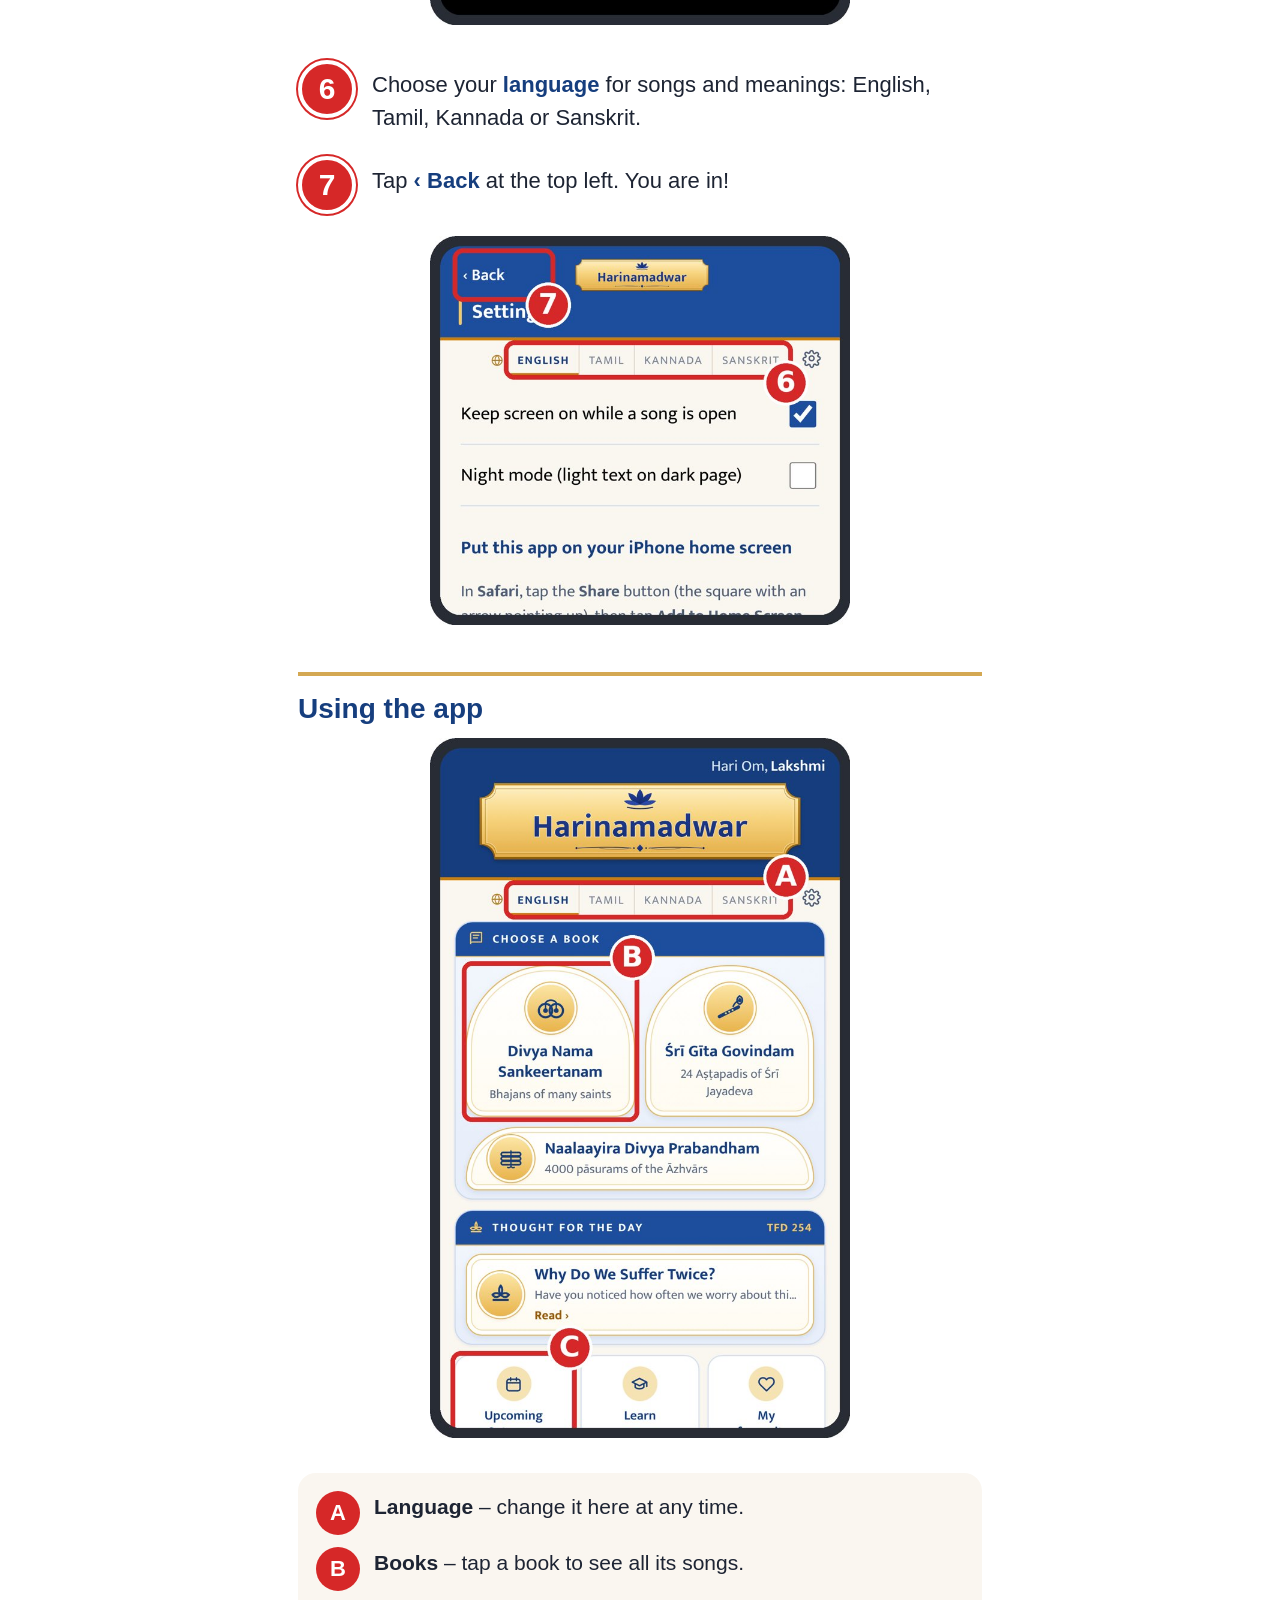
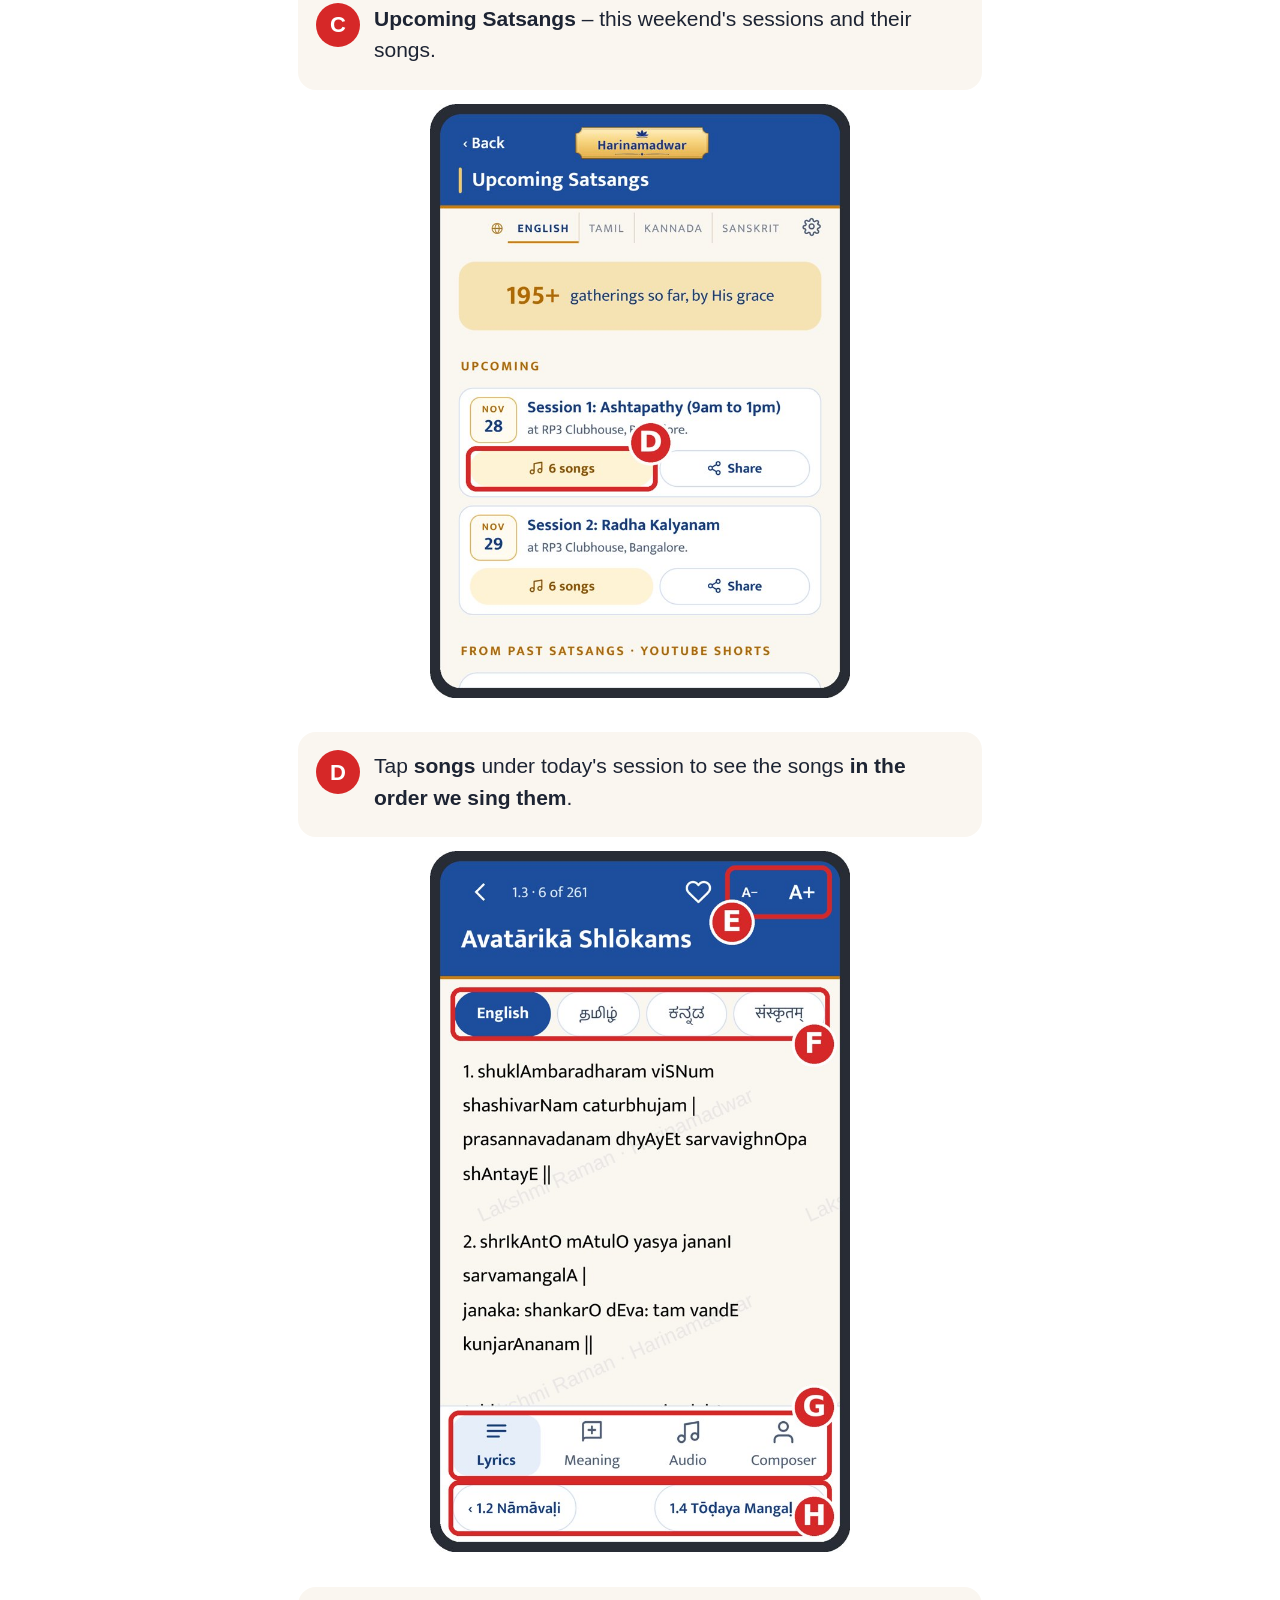
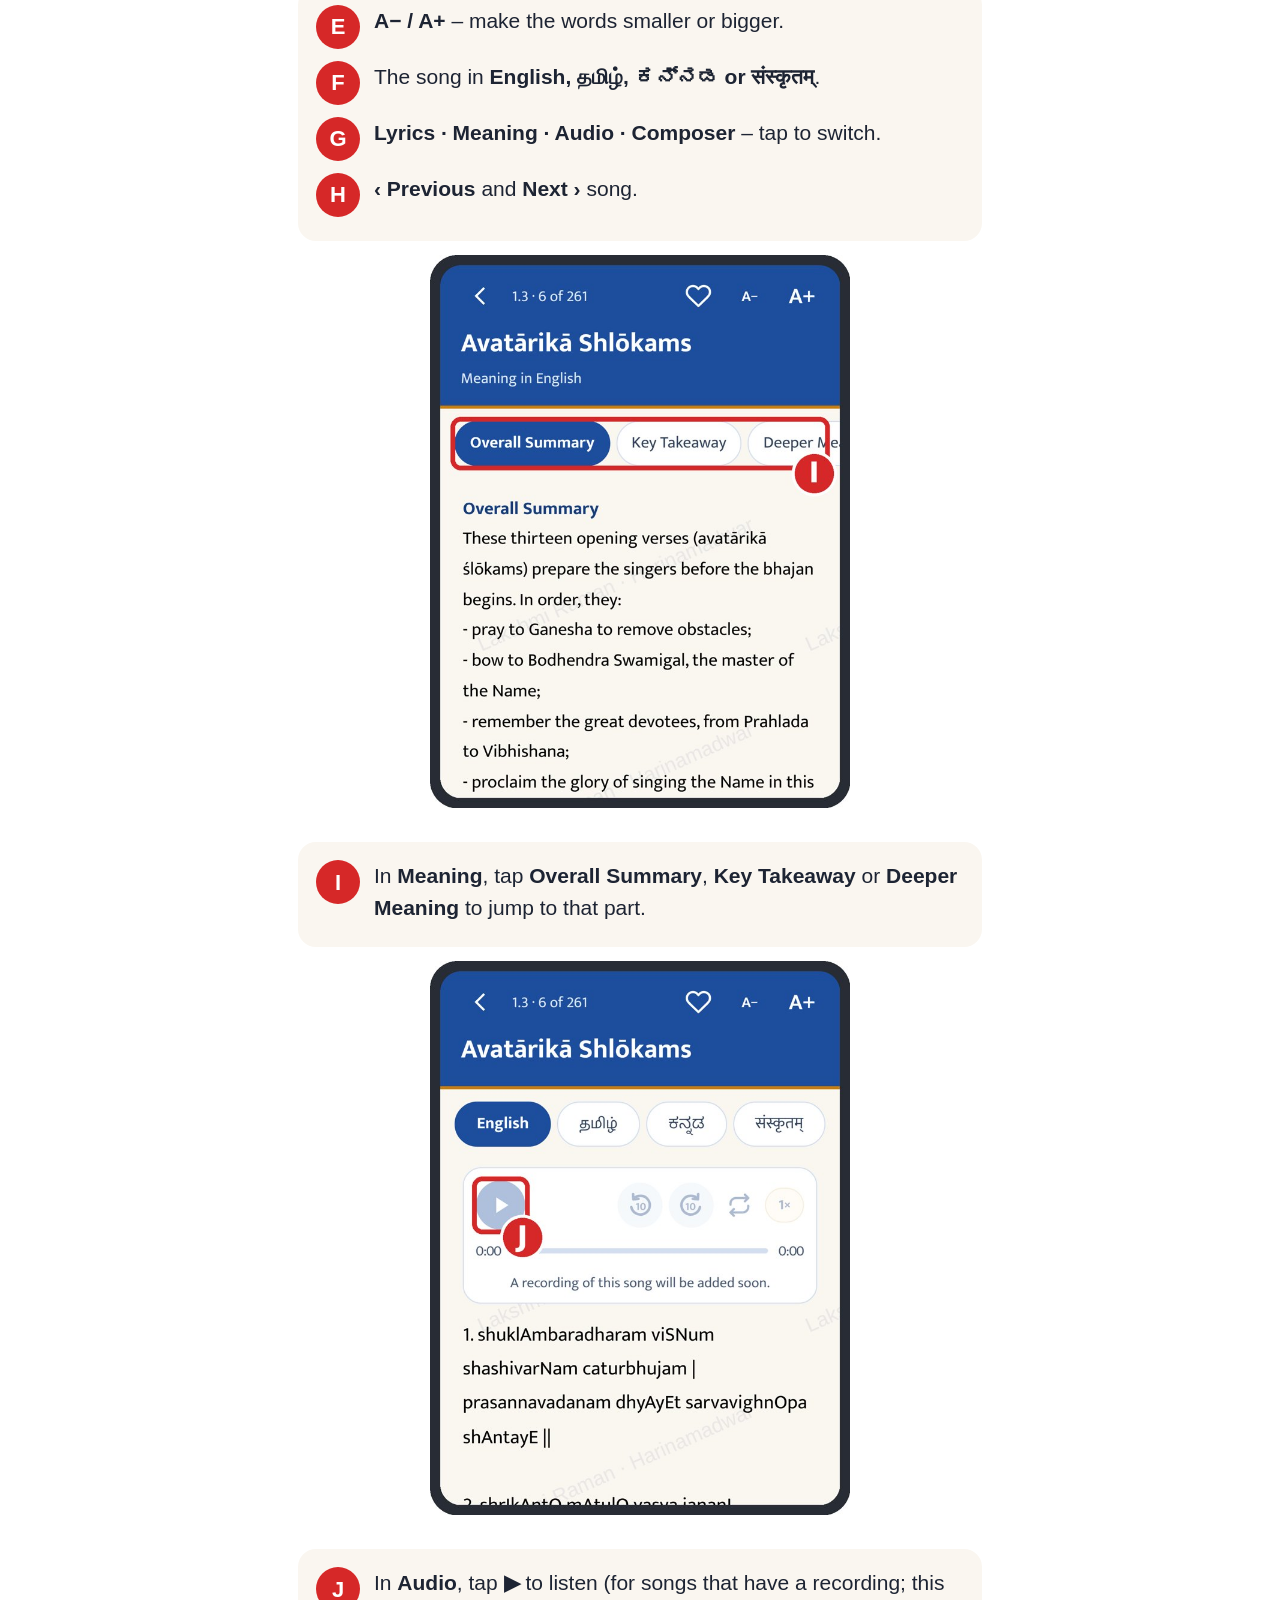
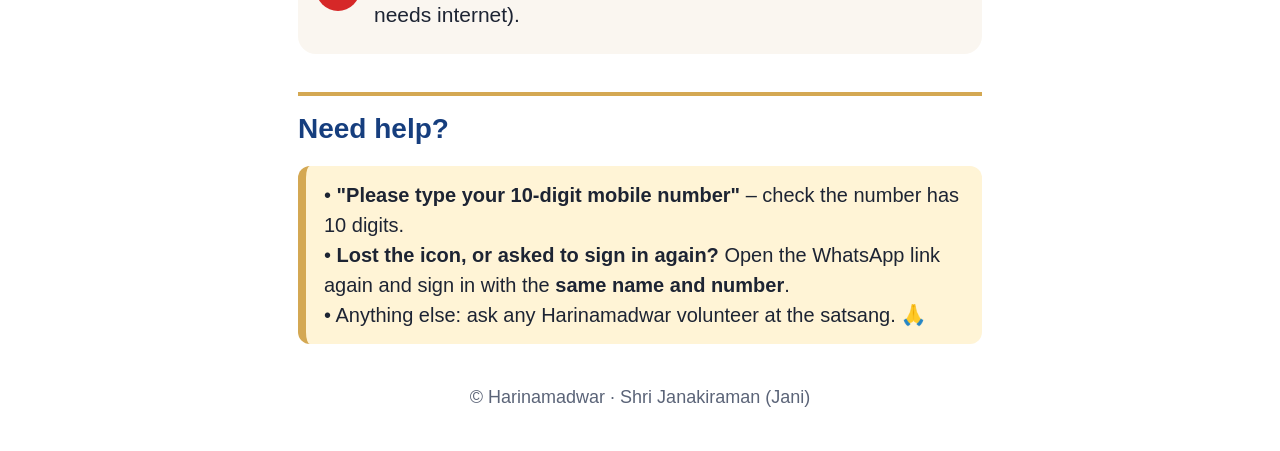
<file: help/index.html>
<!DOCTYPE html>
<html lang="en" translate="no"><head><meta charset="utf-8"><meta name="google" content="notranslate"><meta name="robots" content="noindex, nofollow"><meta name="viewport" content="width=device-width,initial-scale=1">
<title>How to use the Harinamadwar app</title>
<style>
:root{--blue:#1D4E9E;--deep:#163E7E;--gold:#D4A853;--red:#D62828;--ink:#1d2433;--soft:#FAF6F0}
*{box-sizing:border-box}body{margin:0;font-family:"Segoe UI",Roboto,"Noto Sans",Arial,sans-serif;color:var(--ink);background:#fff;font-size:21px;line-height:1.5}
.wrap{max-width:720px;margin:0 auto;padding:0 18px 40px}
header{background:var(--deep);color:#fff;padding:28px 22px 24px;text-align:center}
header img{width:84px;height:84px;border-radius:20px}header h1{margin:10px 0 4px;font-size:32px}header p{margin:0;color:#F2D597;font-size:20px}
.link{display:block;margin:18px auto 0;max-width:640px;background:#fff;color:var(--deep);border-radius:16px;padding:14px;font-weight:800;font-size:22px;word-break:break-all;text-decoration:none}
h2{font-size:28px;color:var(--deep);margin:38px 0 6px;padding-top:12px;border-top:4px solid var(--gold)}
h2 small{display:block;font-size:19px;color:#5b6478;font-weight:600}
.step{display:flex;gap:16px;align-items:flex-start;margin:22px 0}
.num{flex:none;width:58px;height:58px;border-radius:50%;background:var(--red);color:#fff;font-weight:900;font-size:30px;display:flex;align-items:center;justify-content:center;border:4px solid #fff;box-shadow:0 0 0 2px var(--red)}
.step p{margin:8px 0 0;font-size:22px}.step b{color:var(--deep)}
.pic{text-align:center;margin:8px 0 26px}.pic img,.pic svg{max-width:100%;width:420px;height:auto}
.keys{background:var(--soft);border-radius:18px;padding:6px 18px 12px;margin:14px 0}
.keys div{display:flex;gap:14px;align-items:flex-start;margin:12px 0;font-size:21px}
.keys .k{flex:none;width:44px;height:44px;border-radius:50%;background:var(--red);color:#fff;font-weight:900;font-size:22px;display:flex;align-items:center;justify-content:center}
.tip{background:#FFF4D6;border-left:8px solid var(--gold);border-radius:12px;padding:14px 18px;margin:16px 0;font-size:20px}
.choose{display:flex;gap:12px;margin:18px 0}.choose a{flex:1;text-align:center;background:var(--blue);color:#fff;text-decoration:none;border-radius:18px;padding:16px 8px;font-weight:800;font-size:22px}
footer{text-align:center;color:#5b6478;font-size:18px;margin-top:40px}
@media print{h2{break-before:auto}.step,.pic{break-inside:avoid}.choose{display:none}}
</style></head><body>
<header><img src="img/app-icon.png" alt=""><h1>Harinamadwar app</h1><p>How to open it, sign in and use it</p>
<a class="link" id="applink" href="https://shivram221b.github.io/Harinamadwar-Bhajan/">shivram221b.github.io/Harinamadwar-Bhajan</a></header>
<div class="wrap">

<div class="tip">🙏 Nothing to download. The app opens in your phone's internet browser. Do this <b>once</b>; after that you open it from its own icon, like any other app.</div>
<div class="choose"><a href="#android">I have an Android phone</a><a href="#iphone">I have an iPhone</a></div>

<!-- ================= ANDROID ================= -->
<h2 id="android">Android phone <small>(Samsung, Vivo, Oppo, Redmi, OnePlus… use Chrome)</small></h2>
<div class="step"><div class="num">1</div><div><p>Tap the <b>Harinamadwar link</b> in the WhatsApp message.</p><p>If it opens inside WhatsApp, tap the <b>three dots ⋮</b> at the top right, then <b>Open in Chrome</b>.</p></div></div>
<div class="tip">You will see the <b>sign-in page</b> first. <b>Don’t sign in yet</b> – first put the icon on your home screen (next steps), then sign in from the icon.</div>
<div class="pic"><svg viewBox="0 0 420 300" xmlns="http://www.w3.org/2000/svg" font-family="Arial,sans-serif">
<rect x="10" y="10" width="400" height="280" rx="30" fill="#2a2e36"/><rect x="24" y="24" width="372" height="252" rx="18" fill="#fff"/>
<rect x="24" y="24" width="372" height="64" rx="18" fill="#f1f3f4"/><rect x="40" y="38" width="290" height="36" rx="18" fill="#fff" stroke="#dadce0"/>
<text x="58" y="62" font-size="16" fill="#555">🔒 shivram221b.github.io/Harin…</text>
<circle cx="365" cy="48" r="3.5" fill="#333"/><circle cx="365" cy="57" r="3.5" fill="#333"/><circle cx="365" cy="66" r="3.5" fill="#333"/>
<rect x="344" y="30" width="42" height="54" rx="14" fill="none" stroke="#D62828" stroke-width="5"/>
<path d="M300 150 L350 98" stroke="#D62828" stroke-width="6" stroke-linecap="round"/><path d="M350 98 l-20 4 M350 98 l-4 20" stroke="#D62828" stroke-width="6" stroke-linecap="round"/>
<text x="60" y="170" font-size="24" font-weight="bold" fill="#D62828">Tap the three dots ⋮</text>
<text x="60" y="206" font-size="19" fill="#333">(top right corner of Chrome)</text></svg></div>

<div class="step"><div class="num">2</div><div><p>In the menu, tap <b>Add to Home screen</b>.<br>(On some phones it says <b>Install app</b> – tap that.)</p></div></div>
<div class="pic"><svg viewBox="0 0 420 330" xmlns="http://www.w3.org/2000/svg" font-family="Arial,sans-serif">
<rect x="10" y="10" width="400" height="310" rx="30" fill="#2a2e36"/><rect x="24" y="24" width="372" height="282" rx="18" fill="#e8eaed"/>
<rect x="150" y="34" width="236" height="262" rx="12" fill="#fff" stroke="#ccc"/>
<g font-size="17" fill="#333"><text x="170" y="72">New tab</text><text x="170" y="112">History</text><text x="170" y="152">Bookmarks</text><text x="170" y="192">Share…</text>
<text x="170" y="234" font-weight="bold" fill="#163E7E">Add to Home screen</text><text x="170" y="276">Settings</text></g>
<rect x="156" y="208" width="224" height="40" rx="10" fill="none" stroke="#D62828" stroke-width="5"/>
<text x="34" y="190" font-size="20" font-weight="bold" fill="#D62828">Tap</text><path d="M80 196 L148 224" stroke="#D62828" stroke-width="6" stroke-linecap="round"/><path d="M148 224 l-20 -2 M148 224 l-10 -16" stroke="#D62828" stroke-width="6" stroke-linecap="round"/></svg></div>

<div class="step"><div class="num">3</div><div><p>A small box opens. Tap <b>Add</b> (or <b>Install</b>). If asked again, tap <b>Add</b> once more.</p></div></div>
<div class="pic"><svg viewBox="0 0 420 250" xmlns="http://www.w3.org/2000/svg" font-family="Arial,sans-serif">
<rect x="10" y="10" width="400" height="230" rx="30" fill="#2a2e36"/><rect x="24" y="24" width="372" height="202" rx="18" fill="#9aa0a6"/>
<rect x="54" y="44" width="312" height="162" rx="18" fill="#fff"/><text x="76" y="80" font-size="19" font-weight="bold" fill="#222">Add to Home screen</text>
<image href="img/app-icon.png" x="76" y="96" width="44" height="44"/><text x="132" y="125" font-size="18" fill="#222">Harinamadwar</text>
<text x="200" y="182" font-size="18" fill="#1a73e8">Cancel</text><text x="300" y="182" font-size="19" font-weight="bold" fill="#1a73e8">Add</text>
<rect x="282" y="156" width="70" height="40" rx="10" fill="none" stroke="#D62828" stroke-width="5"/></svg></div>

<div class="step"><div class="num">4</div><div><p>Go to your phone's home screen. Tap the new <b>Harinamadwar</b> icon. From now on, always open the app from this icon.</p></div></div>
<div class="pic"><svg viewBox="0 0 420 200" xmlns="http://www.w3.org/2000/svg" font-family="Arial,sans-serif">
<rect x="10" y="10" width="400" height="180" rx="30" fill="#2a2e36"/><rect x="24" y="24" width="372" height="152" rx="18" fill="#5b7fb8"/>
<g fill="#fff" fill-opacity=".35"><rect x="50" y="48" width="64" height="64" rx="16"/><rect x="140" y="48" width="64" height="64" rx="16"/><rect x="320" y="48" width="64" height="64" rx="16"/></g>
<image href="img/app-icon.png" x="230" y="48" width="64" height="64"/><rect x="222" y="40" width="80" height="80" rx="20" fill="none" stroke="#D62828" stroke-width="5"/>
<text x="262" y="142" font-size="14" fill="#fff" text-anchor="middle">Harinamadwar</text></svg></div>
<p>Now go to <a href="#signin"><b>Sign in</b></a> below.</p>

<!-- ================= IPHONE ================= -->
<h2 id="iphone">iPhone or iPad <small>(use Safari – the blue compass app)</small></h2>
<div class="step"><div class="num">1</div><div><p>Tap the <b>Harinamadwar link</b> in the WhatsApp message. It opens in <b>Safari</b>.</p><p>If it opens in another app, copy the link and paste it into Safari.</p></div></div>
<div class="tip">You will see the <b>sign-in page</b> first. <b>Don’t sign in yet</b> – first put the icon on your home screen (next steps), then sign in from the icon.</div>
<div class="step"><div class="num">2</div><div><p>Tap the <b>Share</b> button – a square with an arrow pointing up. It is at the <b>bottom</b> of the screen (on iPad: at the top).</p></div></div>
<div class="pic"><svg viewBox="0 0 420 260" xmlns="http://www.w3.org/2000/svg" font-family="Arial,sans-serif">
<rect x="10" y="10" width="400" height="240" rx="30" fill="#2a2e36"/><rect x="24" y="24" width="372" height="212" rx="18" fill="#fff"/>
<rect x="24" y="150" width="372" height="86" rx="18" fill="#f2f2f7"/><rect x="44" y="160" width="332" height="32" rx="10" fill="#e3e3e8"/><text x="120" y="182" font-size="15" fill="#555">shivram221b.github.io</text>
<g stroke="#0a84ff" stroke-width="3" fill="none" stroke-linecap="round" stroke-linejoin="round"><path d="M60 208 l-8 8 8 8"/><path d="M110 208 l8 8 -8 8"/>
<path d="M200 214 h-8 v20 h28 v-20 h-8"/><path d="M206 222 v-20 M199 209 l7 -7 7 7"/><rect x="282" y="206" width="20" height="22" rx="3"/><rect x="340" y="208" width="18" height="18" rx="3"/><rect x="345" y="203" width="18" height="18" rx="3"/></g>
<rect x="180" y="196" width="52" height="44" rx="12" fill="none" stroke="#D62828" stroke-width="5"/>
<text x="60" y="90" font-size="24" font-weight="bold" fill="#D62828">Tap Share</text><path d="M190 100 L206 186" stroke="#D62828" stroke-width="6" stroke-linecap="round"/><path d="M206 186 l-12 -14 M206 186 l6 -18" stroke="#D62828" stroke-width="6" stroke-linecap="round"/></svg></div>

<div class="step"><div class="num">3</div><div><p>A list slides up. <b>Scroll down</b> and tap <b>Add to Home Screen</b> (a square with a +).</p></div></div>
<div class="pic"><svg viewBox="0 0 420 320" xmlns="http://www.w3.org/2000/svg" font-family="Arial,sans-serif">
<rect x="10" y="10" width="400" height="300" rx="30" fill="#2a2e36"/><rect x="24" y="24" width="372" height="272" rx="18" fill="#f2f2f7"/>
<rect x="40" y="40" width="340" height="240" rx="14" fill="#fff"/>
<g font-size="17" fill="#222"><text x="60" y="78">Copy</text><text x="60" y="122">Add to Reading List</text><text x="60" y="166">Add Bookmark</text><text x="60" y="210">Add to Favourites</text><text x="60" y="256" font-weight="bold" fill="#163E7E">Add to Home Screen</text></g>
<g stroke="#ddd"><path d="M56 94 h308 M56 138 h308 M56 182 h308 M56 226 h308"/></g>
<rect x="334" y="238" width="24" height="24" rx="5" fill="none" stroke="#222" stroke-width="2.5"/><path d="M346 244 v12 M340 250 h12" stroke="#222" stroke-width="2.5"/>
<rect x="46" y="230" width="328" height="44" rx="10" fill="none" stroke="#D62828" stroke-width="5"/></svg></div>

<div class="step"><div class="num">4</div><div><p>Tap <b>Add</b> at the <b>top right</b>.</p></div></div>
<div class="pic"><svg viewBox="0 0 420 220" xmlns="http://www.w3.org/2000/svg" font-family="Arial,sans-serif">
<rect x="10" y="10" width="400" height="200" rx="30" fill="#2a2e36"/><rect x="24" y="24" width="372" height="172" rx="18" fill="#f2f2f7"/>
<text x="44" y="62" font-size="17" fill="#0a84ff">Cancel</text><text x="160" y="62" font-size="17" font-weight="bold" fill="#222">Add to Home Screen</text><text x="348" y="62" font-size="18" font-weight="bold" fill="#0a84ff">Add</text>
<rect x="334" y="36" width="56" height="38" rx="10" fill="none" stroke="#D62828" stroke-width="5"/>
<rect x="44" y="92" width="332" height="80" rx="12" fill="#fff"/><image href="img/app-icon.png" x="58" y="104" width="56" height="56"/><text x="128" y="138" font-size="18" fill="#222">Harinamadwar</text></svg></div>

<div class="step"><div class="num">5</div><div><p>Go to your home screen and tap the new <b>Harinamadwar</b> icon. Always open the app from this icon.</p></div></div>
<div class="tip">If you don't see <b>Add to Home Screen</b>: make sure you are in <b>Safari</b> (not WhatsApp or Chrome), then try again.</div>

<!-- ================= SIGN IN ================= -->
<h2 id="signin">Sign in <small>(first time only)</small></h2>
<div class="step"><div class="num">1</div><div><p>Type your <b>name</b>.</p></div></div>
<div class="step"><div class="num">2</div><div><p>Type your <b>mobile number</b> (10 digits).</p></div></div>
<div class="step"><div class="num">3</div><div><p>Tap <b>Continue</b>. You need internet for this step.</p></div></div>
<div class="pic"><img src="img/s1_login.jpg" alt="Sign-in screen: name, mobile number, Continue"></div>
<div class="step"><div class="num">4</div><div><p>Read the note and tap <b>I understand</b>. Your name will appear faintly on the song pages – this is normal.</p></div></div>
<div class="pic"><img src="img/s2_notice.jpg" alt="For our class only – I understand"></div>
<div class="step"><div class="num">5</div><div><p>Choose what you would like to see (you can leave them all ticked). Scroll down and tap <b>Continue</b>.</p></div></div>
<div class="pic"><img src="img/s3_welcome.jpg" alt="Welcome – Continue"></div>
<div class="step"><div class="num">6</div><div><p>Choose your <b>language</b> for songs and meanings: English, Tamil, Kannada or Sanskrit.</p></div></div>
<div class="step"><div class="num">7</div><div><p>Tap <b>‹ Back</b> at the top left. You are in!</p></div></div>
<div class="pic"><img src="img/s4_settings.jpg" alt="Settings – language and Back"></div>

<!-- ================= USING ================= -->
<h2 id="use">Using the app</h2>
<div class="pic"><img src="img/s5_home.jpg" alt="Home page"></div>
<div class="keys">
<div><span class="k">A</span><span><b>Language</b> – change it here at any time.</span></div>
<div><span class="k">B</span><span><b>Books</b> – tap a book to see all its songs.</span></div>
<div><span class="k">C</span><span><b>Upcoming Satsangs</b> – this weekend's sessions and their songs.</span></div></div>

<div class="pic"><img src="img/s6_diary.jpg" alt="Upcoming Satsangs – songs"></div>
<div class="keys"><div><span class="k">D</span><span>Tap <b>songs</b> under today's session to see the songs <b>in the order we sing them</b>.</span></div></div>

<div class="pic"><img src="img/s7_song.jpg" alt="A song page"></div>
<div class="keys">
<div><span class="k">E</span><span><b>A− / A+</b> – make the words smaller or bigger.</span></div>
<div><span class="k">F</span><span>The song in <b>English, தமிழ், ಕನ್ನಡ or संस्कृतम्</b>.</span></div>
<div><span class="k">G</span><span><b>Lyrics · Meaning · Audio · Composer</b> – tap to switch.</span></div>
<div><span class="k">H</span><span><b>‹ Previous</b> and <b>Next ›</b> song.</span></div></div>

<div class="pic"><img src="img/s8_meaning.jpg" alt="Meaning tab"></div>
<div class="keys"><div><span class="k">I</span><span>In <b>Meaning</b>, tap <b>Overall Summary</b>, <b>Key Takeaway</b> or <b>Deeper Meaning</b> to jump to that part.</span></div></div>

<div class="pic"><img src="img/s9_audio.jpg" alt="Audio tab"></div>
<div class="keys"><div><span class="k">J</span><span>In <b>Audio</b>, tap <b>▶</b> to listen (for songs that have a recording; this needs internet).</span></div></div>

<h2>Need help?</h2>
<div class="tip">• <b>"Please type your 10-digit mobile number"</b> – check the number has 10 digits.<br>• <b>Lost the icon, or asked to sign in again?</b> Open the WhatsApp link again and sign in with the <b>same name and number</b>.<br>• Anything else: ask any Harinamadwar volunteer at the satsang. 🙏</div>
<footer>© Harinamadwar · Shri Janakiraman (Jani)</footer>
</div></body></html>
</file>
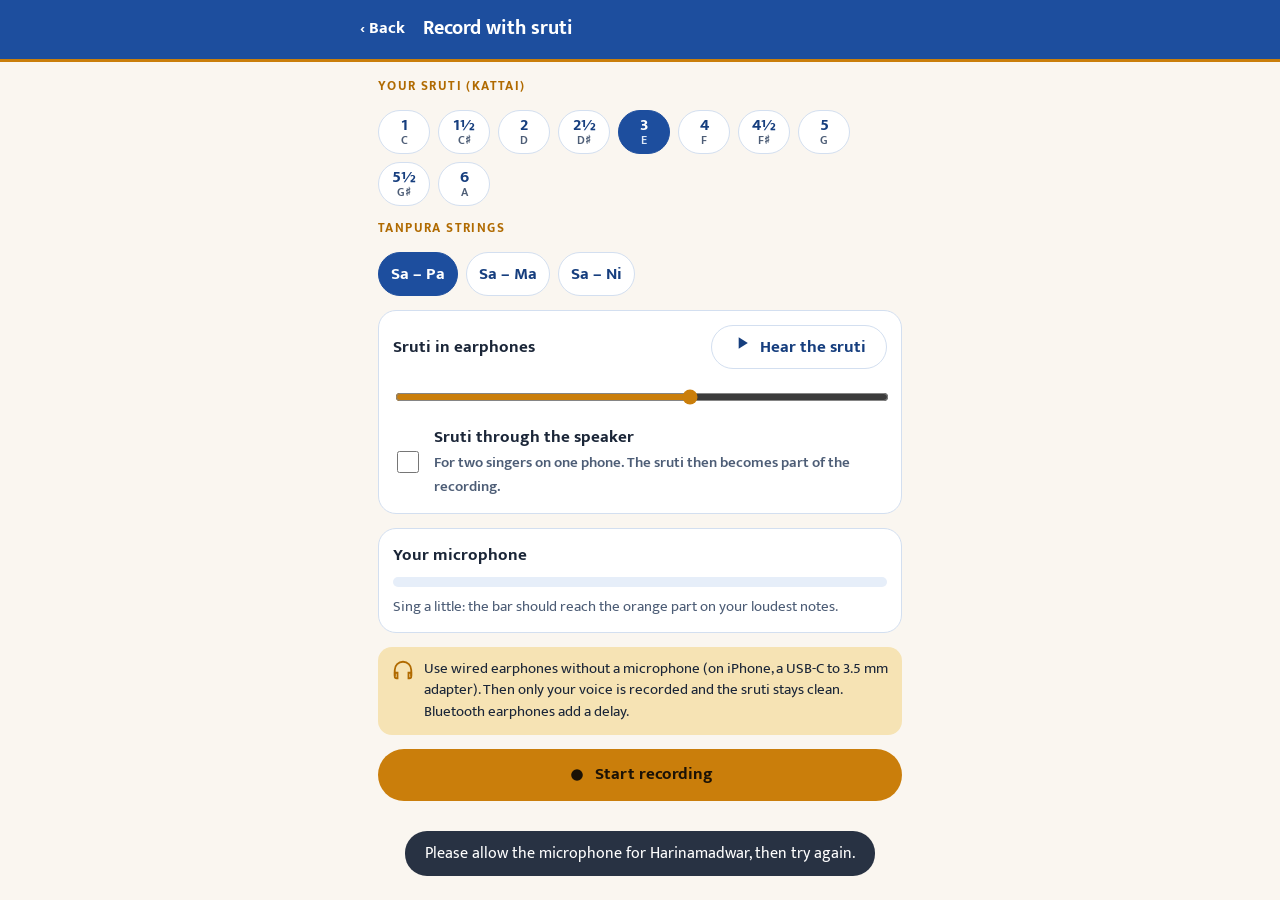
<file: sruti.html>
<!DOCTYPE html>
<html lang="en">
<head>
<meta charset="utf-8">
<meta name="viewport" content="width=device-width, initial-scale=1, viewport-fit=cover">
<meta name="theme-color" content="#1D4E9E">
<title>Record with sruti · Harinamadwar</title>
<link rel="icon" href="icons/icon-192.png">
<style>
@font-face { font-family: 'Mukta'; font-weight: 400; font-display: swap; src: url('fonts/mukta-latin-400-normal.woff2') format('woff2'); unicode-range: U+0000-00FF, U+0131, U+0152-0153, U+02BB-02BC, U+02C6, U+02DA, U+02DC, U+0304, U+0308, U+0329, U+2000-206F, U+20AC, U+2122, U+2191, U+2193, U+2212, U+2215, U+FEFF, U+FFFD; }
@font-face { font-family: 'Mukta'; font-weight: 600; font-display: swap; src: url('fonts/mukta-latin-600-normal.woff2') format('woff2'); unicode-range: U+0000-00FF, U+0131, U+0152-0153, U+02BB-02BC, U+02C6, U+02DA, U+02DC, U+0304, U+0308, U+0329, U+2000-206F, U+20AC, U+2122, U+2191, U+2193, U+2212, U+2215, U+FEFF, U+FFFD; }
@font-face { font-family: 'Mukta'; font-weight: 700; font-display: swap; src: url('fonts/mukta-latin-700-normal.woff2') format('woff2'); unicode-range: U+0000-00FF, U+0131, U+0152-0153, U+02BB-02BC, U+02C6, U+02DA, U+02DC, U+0304, U+0308, U+0329, U+2000-206F, U+20AC, U+2122, U+2191, U+2193, U+2212, U+2215, U+FEFF, U+FFFD; }
@font-face { font-family: 'Mukta'; font-weight: 400; font-display: swap; src: url('fonts/mukta-latin-ext-400-normal.woff2') format('woff2'); unicode-range: U+0100-02BA, U+02BD-02C5, U+02C7-02CC, U+02CE-02D7, U+02DD-02FF, U+0304, U+0308, U+0329, U+1D00-1DBF, U+1E00-1E9F, U+1EF2-1EFF, U+2020, U+20A0-20AB, U+20AD-20C4, U+2113, U+2C60-2C7F, U+A720-A7FF; }
@font-face { font-family: 'Mukta'; font-weight: 700; font-display: swap; src: url('fonts/mukta-latin-ext-700-normal.woff2') format('woff2'); unicode-range: U+0100-02BA, U+02BD-02C5, U+02C7-02CC, U+02CE-02D7, U+02DD-02FF, U+0304, U+0308, U+0329, U+1D00-1DBF, U+1E00-1E9F, U+1EF2-1EFF, U+2020, U+20A0-20AB, U+20AD-20C4, U+2113, U+2C60-2C7F, U+A720-A7FF; }
@font-face { font-family: 'Mukta'; font-weight: 400; font-display: swap; src: url('fonts/mukta-devanagari-400-normal.woff2') format('woff2'); unicode-range: U+0900-097F, U+1CD0-1CF9, U+200C-200D, U+20A8, U+20B9, U+20F0, U+25CC, U+A830-A839, U+A8E0-A8FF, U+11B00-11B09; }
@font-face { font-family: 'Mukta'; font-weight: 700; font-display: swap; src: url('fonts/mukta-devanagari-700-normal.woff2') format('woff2'); unicode-range: U+0900-097F, U+1CD0-1CF9, U+200C-200D, U+20A8, U+20B9, U+20F0, U+25CC, U+A830-A839, U+A8E0-A8FF, U+11B00-11B09; }
@font-face { font-family: 'Mukta Malar'; font-weight: 400; font-display: swap; src: url('fonts/mukta-malar-tamil-400-normal.woff2') format('woff2'); unicode-range: U+0964-0965, U+0B82-0BFA, U+200C-200D, U+20B9, U+25CC; }
@font-face { font-family: 'Mukta Malar'; font-weight: 700; font-display: swap; src: url('fonts/mukta-malar-tamil-700-normal.woff2') format('woff2'); unicode-range: U+0964-0965, U+0B82-0BFA, U+200C-200D, U+20B9, U+25CC; }
@font-face { font-family: 'Baloo Tamma 2'; font-weight: 400; font-display: swap; src: url('fonts/baloo-tamma-2-kannada-400-normal.woff2') format('woff2'); unicode-range: U+0951-0952, U+0964-0965, U+0C80-0CF3, U+1CD0, U+1CD2-1CD3, U+1CDA, U+1CF2, U+1CF4, U+200C-200D, U+20B9, U+25CC, U+A830-A835; }
@font-face { font-family: 'Baloo Tamma 2'; font-weight: 700; font-display: swap; src: url('fonts/baloo-tamma-2-kannada-700-normal.woff2') format('woff2'); unicode-range: U+0951-0952, U+0964-0965, U+0C80-0CF3, U+1CD0, U+1CD2-1CD3, U+1CDA, U+1CF2, U+1CF4, U+200C-200D, U+20B9, U+25CC, U+A830-A835; }
</style>
<style>
:root { --page:#FAF6F0; --text:#1B2638; --muted:#4D5D76; --line:#D3DFF0; --soft:#E6EEF9; --bar:#1D4E9E; --deep:#163E7E; --acc:#CA7E0B; --label:#B06A00; --ok:#2E7D4F; --bad:#B3261E; --card:#fff; --gold:#F6E3B4; }
body.night { --page:#0E131C; --text:#fff; --muted:#AFBBD0; --line:#2C3A50; --soft:#18202E; --bar:#18325E; --deep:#8FB4EE; --card:#18202E; --gold:#3A3120; --label:#E8B865; }
* { box-sizing: border-box; -webkit-tap-highlight-color: transparent; }
html, body { margin: 0; background: var(--page); color: var(--text); font: 17px/1.45 Mukta, 'Mukta Malar', 'Baloo Tamma 2', -apple-system, sans-serif; }
button, input { font: inherit; color: inherit; }
button { cursor: pointer; border: 0; background: none; padding: 0; }
.hidden { display: none !important; }
.top { position: sticky; top: 0; z-index: 5; background: var(--bar); color: #fff; border-bottom: 3px solid var(--acc); padding: calc(10px + env(safe-area-inset-top)) 14px 12px; }
.top-row { max-width: 560px; margin: 0 auto; display: flex; align-items: center; gap: 10px; }
.top h1 { margin: 0; font-size: 20px; line-height: 1.25; }
.top .sub { font-size: 14px; color: #DCE8F8; }
.back { font-weight: 700; padding: 6px 8px; margin-left: -8px; border-radius: 18px; color: #fff; white-space: nowrap; }
main { max-width: 560px; margin: 0 auto; padding: 16px 18px calc(30px + env(safe-area-inset-bottom)); display: flex; flex-direction: column; gap: 14px; }
.lbl { font-size: 12.5px; font-weight: 700; letter-spacing: 1.4px; color: var(--label); text-transform: uppercase; }
body:not([data-lang="en"]) .lbl { letter-spacing: 0; }
.card { background: var(--card); border: 1px solid var(--line); border-radius: 18px; padding: 14px; display: flex; flex-direction: column; gap: 10px; }
.chips { display: flex; flex-wrap: wrap; gap: 8px; }
.chip { min-width: 52px; min-height: 44px; padding: 4px 12px; border-radius: 22px; border: 1.5px solid var(--line); background: var(--card); color: var(--deep); font-weight: 700; display: flex; flex-direction: column; align-items: center; justify-content: center; line-height: 1.1; }
.chip small { font-size: 11.5px; font-weight: 600; color: var(--muted); }
.chip.sel { background: var(--bar); border-color: var(--bar); color: #fff; } .chip.sel small { color: #DCE8F8; }
.row { display: flex; align-items: center; gap: 12px; }
.row > .grow { flex: 1; min-width: 0; }
input[type=range] { width: 100%; accent-color: var(--acc); height: 32px; }
.btn { min-height: 52px; border-radius: 26px; padding: 0 20px; font-weight: 700; font-size: 17px; width: 100%; display: flex; align-items: center; justify-content: center; gap: 8px; }
.btn.acc { background: var(--acc); color: #1B1206; } .btn.deep { background: var(--bar); color: #fff; } .btn.line { background: var(--card); border: 1.5px solid var(--line); color: var(--deep); }
.btn.bad { background: var(--card); border: 1.5px solid #E8B8B3; color: var(--bad); } .btn.wa { background: #1E7A46; color: #fff; }
.btn svg { width: 20px; height: 20px; }
.pair { display: flex; gap: 10px; } .pair > * { flex: 1; }
.hint { font-size: 14.5px; color: var(--muted); }
.tip { display: flex; gap: 10px; padding: 12px 14px; border-radius: 14px; background: var(--gold); font-size: 14.5px; }
.tip svg { width: 22px; height: 22px; flex-shrink: 0; color: var(--label); }
.meter { height: 10px; border-radius: 5px; background: var(--soft); overflow: hidden; }
.meter i { display: block; height: 100%; width: 0; background: linear-gradient(90deg, var(--ok) 0 70%, var(--acc) 70% 90%, var(--bad) 90%); transition: width .08s; }
.sw { display: flex; align-items: center; gap: 12px; font-weight: 600; }
.sw input { width: 22px; height: 22px; accent-color: var(--bar); flex-shrink: 0; }
.big-time { font-size: 56px; font-weight: 800; color: var(--deep); text-align: center; font-variant-numeric: tabular-nums; line-height: 1.1; }
.rec-dot { display: inline-block; width: 12px; height: 12px; border-radius: 50%; background: var(--bad); margin-right: 8px; animation: blink 1s infinite; vertical-align: 6px; }
.paused .rec-dot { animation: none; background: var(--muted); }
@keyframes blink { 50% { opacity: .2; } }
canvas.wave { width: 100%; height: 90px; border-radius: 14px; background: var(--soft); }
.ctrls { display: flex; justify-content: center; gap: 22px; align-items: center; }
.round { width: 64px; height: 64px; border-radius: 50%; display: grid; place-items: center; background: var(--card); border: 2px solid var(--line); color: var(--deep); }
.round.stop { width: 84px; height: 84px; border-color: #F0C9C4; } .round.stop i { width: 30px; height: 30px; border-radius: 6px; background: var(--bad); }
.round svg { width: 26px; height: 26px; }
.round-l { font-size: 13px; font-weight: 700; color: var(--muted); text-align: center; margin-top: 4px; }
.player { display: flex; align-items: center; gap: 12px; }
.pp { width: 56px; height: 56px; border-radius: 50%; background: var(--acc); color: #1B1206; display: grid; place-items: center; flex-shrink: 0; }
.pp svg { width: 26px; height: 26px; }
.times { display: flex; justify-content: space-between; font-size: 13px; color: var(--muted); font-variant-numeric: tabular-nums; }
.warn { padding: 10px 12px; border-radius: 12px; background: #FBE3DC; color: var(--bad); font-size: 14.5px; font-weight: 600; }
.mic { font-size: 13.5px; color: var(--muted); }
.toast { position: fixed; left: 50%; bottom: calc(24px + env(safe-area-inset-bottom)); transform: translateX(-50%); z-index: 20; background: rgba(27,38,56,.94); color: #fff; padding: 11px 20px; border-radius: 22px; font-size: 16px; max-width: 90%; text-align: center; }
</style>
</head>
<body>
<header class="top"><div class="top-row"><button class="back" id="back" data-t="back">‹ Back</button>
  <div style="flex:1;min-width:0"><h1 data-t="title">Record with sruti</h1><div class="sub" id="song"></div></div></div></header>

<!-- 1 · set up the sruti -->
<main id="v-setup">
  <span class="lbl" data-t="kattai">Your sruti (kattai)</span>
  <div class="chips" id="kattai"></div>
  <span class="lbl" data-t="drone">Tanpura strings</span>
  <div class="chips" id="drone"></div>
  <div class="card">
    <div class="row"><span class="grow"><b data-t="ear">Sruti in earphones</b></span><button class="btn line" id="preview" style="width:auto;min-height:44px"><span id="pv-ic"></span><span id="pv-t" data-t="hear">Hear the sruti</span></button></div>
    <input type="range" id="ear" min="0" max="100" value="60" aria-label="Sruti volume">
    <label class="sw"><input type="checkbox" id="speaker"><span><b data-t="spk">Sruti through the speaker</b><br><span class="hint" data-t="spkHint">For two singers on one phone. The sruti then becomes part of the recording.</span></span></label>
  </div>
  <div class="card">
    <div class="row"><b class="grow" data-t="mic">Your microphone</b><span class="mic" id="mic-name"></span></div>
    <div class="meter"><i id="lvl"></i></div>
    <span class="hint" id="mic-hint" data-t="micHint">Sing a little: the bar should reach the orange part on your loudest notes.</span>
  </div>
  <div class="tip"><svg viewBox="0 0 24 24" fill="none" stroke="currentColor" stroke-width="2" stroke-linecap="round"><path d="M3 18v-6a9 9 0 0 1 18 0v6"/><path d="M21 19a2 2 0 0 1-2 2h-1v-6h3zM3 19a2 2 0 0 0 2 2h1v-6H3z"/></svg>
    <span data-t="earTip">Use wired earphones without a microphone (on iPhone, a USB-C to 3.5 mm adapter). Then only your voice is recorded and the sruti stays clean. Bluetooth earphones add a delay.</span></div>
  <button class="btn acc" id="start"><svg viewBox="0 0 24 24" fill="currentColor"><circle cx="12" cy="12" r="7"/></svg><span data-t="start">Start recording</span></button>
</main>

<!-- 2 · recording -->
<main id="v-rec" class="hidden">
  <div class="big-time" id="rec-box"><span class="rec-dot"></span><span id="rt">0:00</span></div>
  <canvas class="wave" id="wave" width="1000" height="180"></canvas>
  <div class="card"><b data-t="ear">Sruti in earphones</b><input type="range" id="ear2" min="0" max="100" value="60" aria-label="Sruti volume"><span class="hint" data-t="earOnly">Only changes what you hear, not the recording.</span></div>
  <div class="ctrls">
    <div><button class="round" id="discard" aria-label="Discard"><svg viewBox="0 0 24 24" fill="none" stroke="currentColor" stroke-width="2.2" stroke-linecap="round"><path d="M4 7h16M9 7V4h6v3M6 7l1 13h10l1-13"/></svg></button><div class="round-l" data-t="discard">Discard</div></div>
    <div><button class="round stop" id="stop" aria-label="Stop"><i></i></button><div class="round-l" data-t="stop">Stop</div></div>
    <div><button class="round" id="pause" aria-label="Pause"><svg id="pause-ic" viewBox="0 0 24 24" fill="currentColor"><path d="M7 5h4v14H7zm6 0h4v14h-4z"/></svg></button><div class="round-l" id="pause-l" data-t="pause">Pause</div></div>
  </div>
</main>

<!-- 3 · listen, balance, share -->
<main id="v-review" class="hidden">
  <div class="card">
    <div class="player"><button class="pp" id="play" aria-label="Play"></button>
      <div class="grow" style="flex:1"><input type="range" id="seek" min="0" max="1000" value="0" aria-label="Position"><div class="times"><span id="pos">0:00</span><span id="len">0:00</span></div></div></div>
  </div>
  <div class="card">
    <b data-t="voice">My voice</b><input type="range" id="gv" min="0" max="150" value="100" aria-label="Voice level">
    <div id="sr-box"><b data-t="sruti">Sruti</b><input type="range" id="gs" min="0" max="100" value="35" aria-label="Sruti level"></div>
    <div class="warn hidden" id="cover" data-t="cover">The sruti may cover your voice. Bring the sruti down a little.</div>
    <label class="sw" id="inc-box"><input type="checkbox" id="inc" checked><b data-t="include">Include sruti in the shared file</b></label>
  </div>
  <button class="btn wa" id="share"><svg viewBox="0 0 24 24" fill="none" stroke="currentColor" stroke-width="2" stroke-linecap="round"><circle cx="18" cy="5" r="3"/><circle cx="6" cy="12" r="3"/><circle cx="18" cy="19" r="3"/><path d="M8.6 13.5l6.8 4M15.4 6.5l-6.8 4"/></svg><span data-t="share">Share (WhatsApp and more)</span></button>
  <div class="pair"><button class="btn deep" id="save" data-t="save">Save</button><button class="btn line" id="again" data-t="again">Record again</button></div>
  <span class="hint" data-t="keep">Your recording stays on this phone. Nothing is uploaded unless you share it.</span>
</main>
<div id="toast" class="toast hidden"></div>

<script>
'use strict';
// =====================================================================================
// Recording with sruti (feature notes, 19 Nov 2026). Web Audio only: works in iPhone Safari,
// the iPhone home-screen app and the Android app (WebView). The sruti is synthesised here,
// so there are no recorded samples. The voice is kept on its own; the sruti is regenerated on
// playback, so the balance can still be changed before sharing.
// =====================================================================================
const $ = id => document.getElementById(id);
const store = { get(k, d) { try { const v = localStorage.getItem('hg.' + k); return v === null ? d : JSON.parse(v); } catch (e) { return d; } },
  set(k, v) { try { localStorage.setItem('hg.' + k, JSON.stringify(v)); } catch (e) {} } };
const Q = new URLSearchParams(location.search);
const LANG0 = Q.get('lang') || store.get('lang', 'en'), LANG = ['ta', 'kn', 'sa'].includes(LANG0) ? LANG0 : 'en';   // ?lang= from the Android app
document.body.dataset.lang = LANG;
if (Q.has('night') ? Q.get('night') === '1' : store.get('night', false)) document.body.classList.add('night');

const TX = {
  back: ['‹ Back', '‹ பின்செல்', '‹ ಹಿಂದೆ', '‹ पृष्ठतः'],
  title: ['Record with sruti', 'ஸ்ருதியுடன் பதிவு செய்', 'ಶ್ರುತಿಯೊಂದಿಗೆ ರೆಕಾರ್ಡ್ ಮಾಡಿ', 'श्रुत्या सह ध्वनिमुद्रणम्'],
  kattai: ['Your sruti (kattai)', 'உங்கள் ஸ்ருதி (கட்டை)', 'ನಿಮ್ಮ ಶ್ರುತಿ (ಕಟ್ಟೆ)', 'भवतः श्रुतिः (कट्टै)'],
  drone: ['Tanpura strings', 'தம்புரா நரம்புகள்', 'ತಂಬೂರಿ ತಂತಿಗಳು', 'तम्बूरातन्त्र्यः'],
  ear: ['Sruti in earphones', 'காதொலிப்பானில் ஸ்ருதி', 'ಇಯರ್‌ಫೋನ್‌ನಲ್ಲಿ ಶ್ರುತಿ', 'कर्णयन्त्रे श्रुतिः'],
  hear: ['Hear the sruti', 'ஸ்ருதியைக் கேள்', 'ಶ್ರುತಿ ಕೇಳಿ', 'श्रुतिं शृणुत'],
  stopHear: ['Stop', 'நிறுத்து', 'ನಿಲ್ಲಿಸಿ', 'विरमत'],
  spk: ['Sruti through the speaker', 'ஒலிபெருக்கியில் ஸ்ருதி', 'ಸ್ಪೀಕರ್‌ನಲ್ಲಿ ಶ್ರುತಿ', 'ध्वनिवर्धके श्रुतिः'],
  spkHint: ['For two singers on one phone. The sruti then becomes part of the recording.', 'ஒரே போனில் இருவர் பாட. அப்போது ஸ்ருதியும் பதிவில் சேரும்.', 'ಒಂದೇ ಫೋನ್‌ನಲ್ಲಿ ಇಬ್ಬರು ಹಾಡಲು. ಆಗ ಶ್ರುತಿಯೂ ರೆಕಾರ್ಡಿಂಗ್‌ನಲ್ಲಿ ಸೇರುತ್ತದೆ.', 'एकस्मिन् दूरभाषे द्वयोः गायनाय। तदा श्रुतिः अपि मुद्रणे भवति।'],
  mic: ['Your microphone', 'உங்கள் மைக்', 'ನಿಮ್ಮ ಮೈಕ್', 'भवतः ध्वनिग्राहकः'],
  micHint: ['Sing a little: the bar should reach the orange part on your loudest notes.', 'சற்றுப் பாடுங்கள்: உரத்த ஸ்வரங்களில் கோடு ஆரஞ்சு பகுதியைத் தொட வேண்டும்.', 'ಸ್ವಲ್ಪ ಹಾಡಿ: ಜೋರಾದ ಸ್ವರಗಳಲ್ಲಿ ಪಟ್ಟಿ ಕಿತ್ತಳೆ ಭಾಗ ತಲುಪಬೇಕು.', 'किञ्चित् गायत: उच्चस्वरेषु रेखा नारङ्गभागं प्राप्नुयात्।'],
  earTip: ['Use wired earphones without a microphone (on iPhone, a USB-C to 3.5 mm adapter). Then only your voice is recorded and the sruti stays clean. Bluetooth earphones add a delay.', 'மைக் இல்லாத கம்பி காதொலிப்பானைப் பயன்படுத்துங்கள் (iPhone-இல் USB-C to 3.5 mm அடாப்டர்). அப்போது உங்கள் குரல் மட்டும் பதிவாகும். Bluetooth காதொலிப்பான்கள் தாமதம் தரும்.', 'ಮೈಕ್ ಇಲ್ಲದ ತಂತಿಯ ಇಯರ್‌ಫೋನ್ ಬಳಸಿ (iPhone ನಲ್ಲಿ USB-C to 3.5 mm ಅಡಾಪ್ಟರ್). ಆಗ ನಿಮ್ಮ ಧ್ವನಿ ಮಾತ್ರ ರೆಕಾರ್ಡ್ ಆಗುತ್ತದೆ. Bluetooth ಇಯರ್‌ಫೋನ್ ವಿಳಂಬ ಮಾಡುತ್ತದೆ.', 'ध्वनिग्राहकरहितं तन्त्रीयुक्तं कर्णयन्त्रम् उपयुङ्ध्वम् (iPhone मध्ये USB-C to 3.5 mm)। तदा केवलं भवतः स्वरः मुद्र्यते। Bluetooth विलम्बं करोति।'],
  start: ['Start recording', 'பதிவைத் தொடங்கு', 'ರೆಕಾರ್ಡಿಂಗ್ ಪ್ರಾರಂಭಿಸಿ', 'मुद्रणम् आरभत'],
  earOnly: ['Only changes what you hear, not the recording.', 'நீங்கள் கேட்பதை மட்டும் மாற்றும்; பதிவை அல்ல.', 'ನೀವು ಕೇಳುವುದನ್ನು ಮಾತ್ರ ಬದಲಿಸುತ್ತದೆ, ರೆಕಾರ್ಡಿಂಗ್ ಅಲ್ಲ.', 'भवन्तः यत् शृण्वन्ति तत् एव परिवर्तते, मुद्रणं न।'],
  discard: ['Discard', 'நீக்கு', 'ತ್ಯಜಿಸಿ', 'त्यजत'], stop: ['Stop', 'நிறுத்து', 'ನಿಲ್ಲಿಸಿ', 'विरमत'],
  pause: ['Pause', 'இடைநிறுத்து', 'ವಿರಾಮ', 'विरामः'], resume: ['Resume', 'தொடர்', 'ಮುಂದುವರಿಸಿ', 'अनुवर्तत'],
  voice: ['My voice', 'என் குரல்', 'ನನ್ನ ಧ್ವನಿ', 'मम स्वरः'], sruti: ['Sruti', 'ஸ்ருதி', 'ಶ್ರುತಿ', 'श्रुतिः'],
  cover: ['The sruti may cover your voice. Bring the sruti down a little.', 'ஸ்ருதி உங்கள் குரலை மறைக்கலாம். ஸ்ருதியைச் சற்றுக் குறையுங்கள்.', 'ಶ್ರುತಿ ನಿಮ್ಮ ಧ್ವನಿಯನ್ನು ಮುಚ್ಚಬಹುದು. ಶ್ರುತಿಯನ್ನು ಸ್ವಲ್ಪ ಕಡಿಮೆ ಮಾಡಿ.', 'श्रुतिः भवतः स्वरम् आच्छादयेत्। श्रुतिं किञ्चित् न्यूनीकुरुत।'],
  include: ['Include sruti in the shared file', 'பகிரும் கோப்பில் ஸ்ருதியையும் சேர்', 'ಹಂಚುವ ಫೈಲ್‌ನಲ್ಲಿ ಶ್ರುತಿಯನ್ನೂ ಸೇರಿಸಿ', 'प्रेष्यसञ्चिकायां श्रुतिम् अपि योजयत'],
  share: ['Share (WhatsApp and more)', 'பகிர் (WhatsApp மற்றும் பிற)', 'ಹಂಚಿಕೊಳ್ಳಿ (WhatsApp ಇತ್ಯಾದಿ)', 'प्रेषयत (WhatsApp इत्यादि)'],
  save: ['Save', 'சேமி', 'ಉಳಿಸಿ', 'रक्षत'], again: ['Record again', 'மீண்டும் பதிவு செய்', 'ಮತ್ತೆ ರೆಕಾರ್ಡ್ ಮಾಡಿ', 'पुनः मुद्रयत'],
  keep: ['Your recording stays on this phone. Nothing is uploaded unless you share it.', 'உங்கள் பதிவு இந்தப் போனில் மட்டுமே இருக்கும். நீங்கள் பகிர்ந்தால் மட்டுமே வெளியே செல்லும்.', 'ನಿಮ್ಮ ರೆಕಾರ್ಡಿಂಗ್ ಈ ಫೋನ್‌ನಲ್ಲೇ ಇರುತ್ತದೆ. ನೀವು ಹಂಚಿಕೊಂಡರೆ ಮಾತ್ರ ಹೊರಗೆ ಹೋಗುತ್ತದೆ.', 'भवतः मुद्रणम् अस्मिन् दूरभाषे एव तिष्ठति। प्रेषणं विना न गच्छति।'],
  allowMic: ['Please allow the microphone for Harinamadwar, then try again.', 'ஹரிநாமத்வாருக்கு மைக்கை அனுமதித்து மீண்டும் முயலுங்கள்.', 'ಹರಿನಾಮದ್ವಾರಕ್ಕೆ ಮೈಕ್ ಅನುಮತಿಸಿ ಮತ್ತೆ ಪ್ರಯತ್ನಿಸಿ.', 'हरिनामद्वाराय ध्वनिग्राहकम् अनुमन्यध्वम्।'],
  saved: ['Saved', 'சேமிக்கப்பட்டது', 'ಉಳಿಸಲಾಗಿದೆ', 'रक्षितम्'],
  making: ['Preparing the file…', 'கோப்பைத் தயாரிக்கிறது…', 'ಫೈಲ್ ಸಿದ್ಧವಾಗುತ್ತಿದೆ…', 'सञ्चिका सज्जीक्रियते…'],
  sure: ['Discard this recording?', 'இந்தப் பதிவை நீக்கவா?', 'ಈ ರೆಕಾರ್ಡಿಂಗ್ ತ್ಯಜಿಸಬೇಕೇ?', 'इदं मुद्रणं त्यजाम?'],
};
const LIX = { en: 0, ta: 1, kn: 2, sa: 3 }[LANG];
const t = k => (TX[k] || [k])[LIX] || TX[k][0];
document.querySelectorAll('[data-t]').forEach(e => { e.textContent = t(e.dataset.t); });
$('song').textContent = Q.get('title') || '';
function toast(m) { const e = $('toast'); e.textContent = m; e.classList.remove('hidden'); clearTimeout(toast.t); toast.t = setTimeout(() => e.classList.add('hidden'), 2600); }
const fmt = s => Math.floor(s / 60) + ':' + String(Math.floor(s % 60)).padStart(2, '0');
const ICON = { play: '<svg viewBox="0 0 24 24" fill="currentColor"><path d="M8 5v14l11-7z"/></svg>', pause: '<svg viewBox="0 0 24 24" fill="currentColor"><path d="M7 5h4v14H7zm6 0h4v14h-4z"/></svg>',
  rec: '<svg viewBox="0 0 24 24" fill="currentColor"><circle cx="12" cy="12" r="7"/></svg>' };

// ---------- settings ----------
// kattai 1 = C … 6 = A; Sa for kattai 1 = 130.81 Hz (C3), one semitone per half-kattai step
const KATTAI = [['1', 'C'], ['1½', 'C♯'], ['2', 'D'], ['2½', 'D♯'], ['3', 'E'], ['4', 'F'], ['4½', 'F♯'], ['5', 'G'], ['5½', 'G♯'], ['6', 'A']];
const DRONES = [['pa', 'Sa – Pa', 3 / 4], ['ma', 'Sa – Ma', 2 / 3], ['ni', 'Sa – Ni', 15 / 16]];
const set = Object.assign({ k: 4, d: 'pa', ear: 60, spk: false }, store.get('sruti', {}));
const saveSet = () => store.set('sruti', set);
const saHz = () => 130.81 * Math.pow(2, set.k / 12);

function drawChips() {
  $('kattai').innerHTML = KATTAI.map(([k, n], i) => `<button class="chip ${i === set.k ? 'sel' : ''}" data-k="${i}">${k}<small>${n}</small></button>`).join('');
  $('drone').innerHTML = DRONES.map(([id, n]) => `<button class="chip ${id === set.d ? 'sel' : ''}" data-d="${id}">${n}</button>`).join('');
}
$('kattai').onclick = e => { const b = e.target.closest('[data-k]'); if (!b) return; set.k = +b.dataset.k; saveSet(); drawChips(); retune(); };
$('drone').onclick = e => { const b = e.target.closest('[data-d]'); if (!b) return; set.d = b.dataset.d; saveSet(); drawChips(); retune(); };
$('ear').value = $('ear2').value = set.ear; $('speaker').checked = set.spk;
const setEar = v => { set.ear = +v; saveSet(); $('ear').value = $('ear2').value = v; if (earGain) earGain.gain.setTargetAtTime(earLevel(), ctx.currentTime, 0.05); };
$('ear').oninput = e => setEar(e.target.value); $('ear2').oninput = e => setEar(e.target.value);
$('speaker').onchange = e => { set.spk = e.target.checked; saveSet(); };
const earLevel = () => Math.pow(set.ear / 100, 1.6) * 0.9;

// ---------- audio set-up ----------
let ctx = null, earGain = null, srutiSrc = null, srutiBuf = null, srutiT0 = 0, micStream = null, micNode = null, analyser = null;
function audio() {
  if (!ctx) {
    try { if (navigator.audioSession) navigator.audioSession.type = 'play-and-record'; } catch (e) {}   // iPhone: play the sruti even on silent
    ctx = new (window.AudioContext || window.webkitAudioContext)({ latencyHint: 'interactive' });
    earGain = ctx.createGain(); earGain.gain.value = 0; earGain.connect(ctx.destination);
  }
  if (ctx.state === 'suspended') ctx.resume();
  return ctx;
}

// ---------- the tanpura: synthesised, four strings plucked mandra Pa → Sa → Sa → low Sa ----------
const LOOP = 4.8, PLUCK = [0, 1.2, 2.4, 3.6];   // seconds
function makeSruti(rate) {
  const n = Math.round(LOOP * rate), out = new Float32Array(n);
  const sa = saHz(), x = DRONES.find(d => d[0] === set.d)[2];
  const strings = [sa * x, sa, sa, sa / 2];   // first string: mandra Pa / Ma / Ni
  const ring = 4.6;   // each string rings on into the next cycle (wrapped round so the loop is seamless)
  strings.forEach((f, si) => {
    const start = PLUCK[si], len = Math.round(ring * rate), amp = si === 3 ? 0.9 : 0.75;
    const H = Math.min(32, Math.floor(9000 / f));
    for (let h = 1; h <= H; h++) {
      const fh = f * h * (1 + 0.00035 * h * h);            // slight stiffness
      const a0 = amp / Math.pow(h, 1.05);
      const rise = 0.35 + 0.05 * h;                        // jawari: upper partials bloom after the pluck
      const decay = 2.6 - Math.min(1.6, h * 0.045);
      const w = 2 * Math.PI * fh / rate, cw = Math.cos(w), sw = Math.sin(w);
      let sn = Math.sin(Math.random() * 6.283), cs = Math.sqrt(1 - sn * sn);   // oscillator by rotation (fast)
      const dm = Math.exp(-1 / (decay * rate)), rm = Math.exp(-1 / (rise * 0.6 * rate)), atkN = 0.004 * rate;
      const beatW = 2 * Math.PI * (0.13 + 0.02 * h) / rate, k = 0.55 + 0.45 * Math.min(1, h / 6), base = Math.round(start * rate);
      let d = 1, r = 1, am = 1;
      for (let i = 0; i < len; i++) {
        if ((i & 63) === 0) am = 1 + 0.15 * Math.sin(beatW * i);          // gentle shimmer
        const env = (h === 1 ? 1 : (1 - r) * k) * d * (i < atkN ? i / atkN : 1);
        out[(base + i) % n] += a0 * env * sn * am;
        const s2 = sn * cw + cs * sw; cs = cs * cw - sn * sw; sn = s2;
        d *= dm; r *= rm;
      }
    }
  });
  // light reverb: a few early reflections
  const taps = [[0.029, 0.32], [0.047, 0.24], [0.071, 0.18], [0.113, 0.12], [0.157, 0.08]], dry = out.slice();
  for (const [d, g] of taps) { const k = Math.round(d * rate); for (let i = 0; i < n; i++) out[(i + k) % n] += dry[i] * g; }
  let peak = 0; for (let i = 0; i < n; i++) peak = Math.max(peak, Math.abs(out[i]));
  for (let i = 0; i < n; i++) out[i] *= 0.6 / (peak || 1);
  return out;
}
function srutiBuffer(c) {
  const b = c.createBuffer(1, Math.round(LOOP * c.sampleRate), c.sampleRate);
  b.copyToChannel(makeSruti(c.sampleRate), 0);
  return b;
}
function startSruti() {
  audio(); stopSruti();
  srutiBuf = srutiBuffer(ctx);
  srutiSrc = ctx.createBufferSource(); srutiSrc.buffer = srutiBuf; srutiSrc.loop = true; srutiSrc.connect(earGain);
  srutiT0 = ctx.currentTime + 0.05; srutiSrc.start(srutiT0);
  earGain.gain.setTargetAtTime(earLevel(), ctx.currentTime, 0.08);
}
function stopSruti() { if (srutiSrc) { try { srutiSrc.stop(); } catch (e) {} srutiSrc.disconnect(); srutiSrc = null; } }
function retune() { if (srutiSrc) startSruti(); }
let previewing = false;
function drawPreview() { $('pv-ic').innerHTML = previewing ? ICON.pause : ICON.play; $('pv-t').textContent = previewing ? t('stopHear') : t('hear'); }
$('preview').onclick = () => { previewing = !previewing; if (previewing) startSruti(); else stopSruti(); drawPreview(); };

// ---------- microphone: no echo cancelling, no noise suppression, no auto gain ----------
async function openMic() {
  if (micStream) return true;
  try {
    micStream = await navigator.mediaDevices.getUserMedia({ audio: { echoCancellation: false, noiseSuppression: false, autoGainControl: false, channelCount: 1 } });
  } catch (e) { toast(t('allowMic')); return false; }
  audio();
  micNode = ctx.createMediaStreamSource(micStream);
  analyser = ctx.createAnalyser(); analyser.fftSize = 1024; micNode.connect(analyser);
  const tr = micStream.getAudioTracks()[0]; $('mic-name').textContent = tr && tr.label ? tr.label : '';
  meterLoop();
  return true;
}
const lvlBuf = new Float32Array(1024);
function level() { if (!analyser) return 0; analyser.getFloatTimeDomainData(lvlBuf); let p = 0; for (const v of lvlBuf) p = Math.max(p, Math.abs(v)); return p; }
function meterLoop() { const v = level(); $('lvl').style.width = Math.min(100, Math.pow(v, 0.6) * 100) + '%'; if (!$('v-setup').classList.contains('hidden')) requestAnimationFrame(meterLoop); }

// ---------- recording ----------
let rec = null, chunks = [], recStart = 0, pausedFor = 0, pauseAt = 0, tick = null, srutiPhase = 0, wake = null, wavePts = [];
function show(v) { ['v-setup', 'v-rec', 'v-review'].forEach(id => $(id).classList.toggle('hidden', id !== v)); window.scrollTo(0, 0); }
$('start').onclick = async () => {
  if (!(await openMic())) return;
  startSruti(); previewing = false; drawPreview();
  if (set.spk) earGain.gain.value = Math.max(0.25, earLevel());   // through the speaker for duets
  const mt = ['audio/webm;codecs=opus', 'audio/mp4', 'audio/webm', 'audio/ogg'].find(m => window.MediaRecorder && MediaRecorder.isTypeSupported(m)) || '';
  rec = new MediaRecorder(micStream, mt ? { mimeType: mt, audioBitsPerSecond: 128000 } : undefined);
  chunks = []; rec.ondataavailable = e => e.data.size && chunks.push(e.data);
  rec.onstop = finish;
  rec.start(250);
  recStart = ctx.currentTime; pausedFor = 0; pauseAt = 0; wavePts = [];
  srutiPhase = ((recStart - srutiT0) % LOOP + LOOP) % LOOP;   // where the tanpura cycle was when singing started
  try { wake = await navigator.wakeLock.request('screen'); } catch (e) {}
  show('v-rec'); $('rec-box').classList.remove('paused'); $('pause-ic').innerHTML = ICON.pause.replace(/<\/?svg[^>]*>/g, ''); $('pause-l').textContent = t('pause');
  tick = setInterval(() => { $('rt').textContent = fmt(elapsed()); }, 200);
  waveLoop();
};
const elapsed = () => (pauseAt || ctx.currentTime) - recStart - pausedFor;
$('pause').onclick = () => {
  if (!rec) return;
  if (rec.state === 'recording') { rec.pause(); pauseAt = ctx.currentTime; $('rec-box').classList.add('paused'); $('pause-ic').innerHTML = ICON.rec.replace(/<\/?svg[^>]*>/g, ''); $('pause-l').textContent = t('resume'); }
  else if (rec.state === 'paused') { pausedFor += ctx.currentTime - pauseAt; pauseAt = 0; rec.resume(); $('rec-box').classList.remove('paused'); $('pause-ic').innerHTML = ICON.pause.replace(/<\/?svg[^>]*>/g, ''); $('pause-l').textContent = t('pause'); }
};
$('stop').onclick = () => { if (rec && rec.state !== 'inactive') rec.stop(); };
$('discard').onclick = () => { if (!confirm(t('sure'))) return; if (rec) { rec.onstop = null; if (rec.state !== 'inactive') rec.stop(); } endRec(); show('v-setup'); meterLoop(); };
function endRec() { clearInterval(tick); stopSruti(); if (wake) { wake.release().catch(() => {}); wake = null; } }
function waveLoop() {
  const c = $('wave'), x = c.getContext('2d'); if ($('v-rec').classList.contains('hidden')) return;
  if (rec && rec.state === 'recording') { wavePts.push(level()); if (wavePts.length > 200) wavePts.shift(); }
  x.clearRect(0, 0, c.width, c.height); x.fillStyle = getComputedStyle(document.body).getPropertyValue('--acc') || '#CA7E0B';
  const w = c.width / 200;
  wavePts.forEach((v, i) => { const h = Math.max(4, Math.min(1, Math.pow(v, 0.6)) * c.height * 0.9); x.fillRect(i * w + 1, (c.height - h) / 2, Math.max(2, w - 2), h); });
  requestAnimationFrame(waveLoop);
}

// ---------- listen, balance, share ----------
let voiceBuf = null, voiceBlob = null, playing = false, playFrom = 0, playT0 = 0, vSrc = null, sSrc = null, vGain = null, sGain = null, seekTimer = null;
async function finish() {
  endRec();
  voiceBlob = new Blob(chunks, { type: rec.mimeType || 'audio/webm' });
  try { voiceBuf = await ctx.decodeAudioData(await voiceBlob.arrayBuffer()); } catch (e) { voiceBuf = null; }
  playFrom = 0; show('v-review');
  $('sr-box').classList.toggle('hidden', set.spk); $('inc-box').classList.toggle('hidden', set.spk);
  $('len').textContent = fmt(voiceBuf ? voiceBuf.duration : elapsed());
  drawPlay(); checkCover();
}
const gv = () => +$('gv').value / 100, gs = () => set.spk ? 0 : Math.pow(+$('gs').value / 100, 1.5);
function drawPlay() { $('play').innerHTML = playing ? ICON.pause : ICON.play; }
function stopPlay() { [vSrc, sSrc].forEach(s => { if (s) { try { s.stop(); } catch (e) {} s.disconnect(); } }); vSrc = sSrc = null; clearInterval(seekTimer); }
function startPlay() {
  if (!voiceBuf) return;
  audio(); stopPlay();
  vGain = ctx.createGain(); vGain.gain.value = gv(); vGain.connect(ctx.destination);
  sGain = ctx.createGain(); sGain.gain.value = gs(); sGain.connect(ctx.destination);
  vSrc = ctx.createBufferSource(); vSrc.buffer = voiceBuf; vSrc.connect(vGain);
  if (!srutiBuf || srutiBuf.sampleRate !== ctx.sampleRate) srutiBuf = srutiBuffer(ctx);
  sSrc = ctx.createBufferSource(); sSrc.buffer = srutiBuf; sSrc.loop = true; sSrc.connect(sGain);
  const at = ctx.currentTime + 0.05; playT0 = at - playFrom;
  vSrc.start(at, playFrom); sSrc.start(at, (srutiPhase + playFrom) % LOOP);
  vSrc.onended = () => { if (playing && ctx.currentTime - playT0 >= voiceBuf.duration - 0.1) { playing = false; playFrom = 0; stopPlay(); drawPlay(); showPos(0); } };
  seekTimer = setInterval(() => showPos(ctx.currentTime - playT0), 200);
}
function showPos(p) { if (!voiceBuf) return; $('pos').textContent = fmt(Math.max(0, p)); $('seek').value = Math.round(1000 * Math.min(1, p / voiceBuf.duration)); }
$('play').onclick = () => { if (playing) { playFrom = ctx.currentTime - playT0; stopPlay(); } else startPlay(); playing = !playing; drawPlay(); };
$('seek').oninput = e => { if (!voiceBuf) return; playFrom = voiceBuf.duration * e.target.value / 1000; showPos(playFrom); if (playing) startPlay(); };
$('gv').oninput = () => { if (vGain) vGain.gain.setTargetAtTime(gv(), ctx.currentTime, 0.03); checkCover(); };
$('gs').oninput = () => { if (sGain) sGain.gain.setTargetAtTime(gs(), ctx.currentTime, 0.03); checkCover(); };
function checkCover() {   // warn when the sruti is likely to drown the voice
  if (!voiceBuf || set.spk) return $('cover').classList.add('hidden');
  const d = voiceBuf.getChannelData(0); let sum = 0, n = 0;
  for (let i = 0; i < d.length; i += 64) { sum += d[i] * d[i]; n++; }
  const vRms = Math.sqrt(sum / Math.max(1, n)) * gv(), sRms = 0.2 * gs();
  $('cover').classList.toggle('hidden', !(sRms > vRms * 0.8));
}
$('again').onclick = () => { playing = false; stopPlay(); voiceBuf = null; show('v-setup'); meterLoop(); };

// the mix as a WAV file (mono, 22 kHz: small enough for WhatsApp)
async function mixFile() {
  const rate = 22050, dur = voiceBuf.duration;
  const oc = new OfflineAudioContext(1, Math.ceil(dur * rate), rate);
  const v = oc.createBufferSource(); v.buffer = voiceBuf; const vg = oc.createGain(); vg.gain.value = gv(); v.connect(vg).connect(oc.destination); v.start(0);
  if (!set.spk && $('inc').checked) {
    const s = oc.createBufferSource(); s.buffer = srutiBuffer(oc); s.loop = true; const sg = oc.createGain(); sg.gain.value = gs(); s.connect(sg).connect(oc.destination); s.start(0, srutiPhase);
  }
  const b = await oc.startRendering(), d = b.getChannelData(0);
  let peak = 0; for (const x of d) peak = Math.max(peak, Math.abs(x)); const norm = peak > 0.98 ? 0.98 / peak : 1;
  const buf = new ArrayBuffer(44 + d.length * 2), dv = new DataView(buf);
  const w = (o, s) => { for (let i = 0; i < s.length; i++) dv.setUint8(o + i, s.charCodeAt(i)); };
  w(0, 'RIFF'); dv.setUint32(4, 36 + d.length * 2, true); w(8, 'WAVE'); w(12, 'fmt '); dv.setUint32(16, 16, true); dv.setUint16(20, 1, true); dv.setUint16(22, 1, true);
  dv.setUint32(24, rate, true); dv.setUint32(28, rate * 2, true); dv.setUint16(32, 2, true); dv.setUint16(34, 16, true); w(36, 'data'); dv.setUint32(40, d.length * 2, true);
  for (let i = 0; i < d.length; i++) dv.setInt16(44 + i * 2, Math.max(-1, Math.min(1, d[i] * norm)) * 0x7FFF, true);
  const name = ((Q.get('title') || 'Harinamadwar').replace(/[^\p{L}\p{N} _-]+/gu, '').trim().slice(0, 40) || 'Harinamadwar') + ' - ' + new Date().toISOString().slice(0, 10) + '.wav';
  return new File([buf], name, { type: 'audio/wav' });
}
async function toBase64(f) { const b = new Uint8Array(await f.arrayBuffer()); let s = ''; for (let i = 0; i < b.length; i += 0x8000) s += String.fromCharCode.apply(null, b.subarray(i, i + 0x8000)); return btoa(s); }
async function deliver(share) {
  if (!voiceBuf) return;
  toast(t('making'));
  const f = await mixFile();
  if (window.HNAndroid) { window.HNAndroid[share ? 'shareFile' : 'saveFile'](await toBase64(f), f.name, f.type); return; }   // the Android app
  if (share && navigator.canShare && navigator.canShare({ files: [f] })) { try { await navigator.share({ files: [f], title: f.name }); return; } catch (e) { if (e.name === 'AbortError') return; } }
  const a = document.createElement('a'); a.href = URL.createObjectURL(f); a.download = f.name; document.body.appendChild(a); a.click(); a.remove();
  setTimeout(() => URL.revokeObjectURL(a.href), 30000); if (!share) toast(t('saved'));
}
$('share').onclick = () => deliver(true);
$('save').onclick = () => deliver(false);

// ---------- back ----------
$('back').onclick = () => { stopSruti(); stopPlay(); if (micStream) micStream.getTracks().forEach(x => x.stop()); if (window.HNAndroid && window.HNAndroid.close) { window.HNAndroid.close(); return; } if (history.length > 1) history.back(); else location.href = './'; };
drawChips(); drawPreview();
openMic();
</script>
</body>
</html>
</file>
<file: style.css>
/* Fonts: Mukta (English, Sanskrit), Mukta Malar (Tamil), Baloo Tamma 2 (Kannada), kept in the app so it looks the same everywhere and works offline */
@font-face { font-family: 'Mukta'; font-weight: 400; font-display: swap; src: url('fonts/mukta-latin-400-normal.woff2') format('woff2'); unicode-range: U+0000-00FF, U+0131, U+0152-0153, U+02BB-02BC, U+02C6, U+02DA, U+02DC, U+0304, U+0308, U+0329, U+2000-206F, U+20AC, U+2122, U+2191, U+2193, U+2212, U+2215, U+FEFF, U+FFFD; }
@font-face { font-family: 'Mukta'; font-weight: 600; font-display: swap; src: url('fonts/mukta-latin-600-normal.woff2') format('woff2'); unicode-range: U+0000-00FF, U+0131, U+0152-0153, U+02BB-02BC, U+02C6, U+02DA, U+02DC, U+0304, U+0308, U+0329, U+2000-206F, U+20AC, U+2122, U+2191, U+2193, U+2212, U+2215, U+FEFF, U+FFFD; }
@font-face { font-family: 'Mukta'; font-weight: 700; font-display: swap; src: url('fonts/mukta-latin-700-normal.woff2') format('woff2'); unicode-range: U+0000-00FF, U+0131, U+0152-0153, U+02BB-02BC, U+02C6, U+02DA, U+02DC, U+0304, U+0308, U+0329, U+2000-206F, U+20AC, U+2122, U+2191, U+2193, U+2212, U+2215, U+FEFF, U+FFFD; }
@font-face { font-family: 'Mukta'; font-weight: 400; font-display: swap; src: url('fonts/mukta-latin-ext-400-normal.woff2') format('woff2'); unicode-range: U+0100-02BA, U+02BD-02C5, U+02C7-02CC, U+02CE-02D7, U+02DD-02FF, U+0304, U+0308, U+0329, U+1D00-1DBF, U+1E00-1E9F, U+1EF2-1EFF, U+2020, U+20A0-20AB, U+20AD-20C4, U+2113, U+2C60-2C7F, U+A720-A7FF; }
@font-face { font-family: 'Mukta'; font-weight: 700; font-display: swap; src: url('fonts/mukta-latin-ext-700-normal.woff2') format('woff2'); unicode-range: U+0100-02BA, U+02BD-02C5, U+02C7-02CC, U+02CE-02D7, U+02DD-02FF, U+0304, U+0308, U+0329, U+1D00-1DBF, U+1E00-1E9F, U+1EF2-1EFF, U+2020, U+20A0-20AB, U+20AD-20C4, U+2113, U+2C60-2C7F, U+A720-A7FF; }
@font-face { font-family: 'Mukta'; font-weight: 400; font-display: swap; src: url('fonts/mukta-devanagari-400-normal.woff2') format('woff2'); unicode-range: U+0900-097F, U+1CD0-1CF9, U+200C-200D, U+20A8, U+20B9, U+20F0, U+25CC, U+A830-A839, U+A8E0-A8FF, U+11B00-11B09; }
@font-face { font-family: 'Mukta'; font-weight: 700; font-display: swap; src: url('fonts/mukta-devanagari-700-normal.woff2') format('woff2'); unicode-range: U+0900-097F, U+1CD0-1CF9, U+200C-200D, U+20A8, U+20B9, U+20F0, U+25CC, U+A830-A839, U+A8E0-A8FF, U+11B00-11B09; }
@font-face { font-family: 'Mukta Malar'; font-weight: 400; font-display: swap; src: url('fonts/mukta-malar-tamil-400-normal.woff2') format('woff2'); unicode-range: U+0964-0965, U+0B82-0BFA, U+200C-200D, U+20B9, U+25CC; }
@font-face { font-family: 'Mukta Malar'; font-weight: 700; font-display: swap; src: url('fonts/mukta-malar-tamil-700-normal.woff2') format('woff2'); unicode-range: U+0964-0965, U+0B82-0BFA, U+200C-200D, U+20B9, U+25CC; }
@font-face { font-family: 'Baloo Tamma 2'; font-weight: 400; font-display: swap; src: url('fonts/baloo-tamma-2-kannada-400-normal.woff2') format('woff2'); unicode-range: U+0951-0952, U+0964-0965, U+0C80-0CF3, U+1CD0, U+1CD2-1CD3, U+1CDA, U+1CF2, U+1CF4, U+200C-200D, U+20B9, U+25CC, U+A830-A835; }
@font-face { font-family: 'Baloo Tamma 2'; font-weight: 700; font-display: swap; src: url('fonts/baloo-tamma-2-kannada-700-normal.woff2') format('woff2'); unicode-range: U+0951-0952, U+0964-0965, U+0C80-0CF3, U+1CD0, U+1CD2-1CD3, U+1CDA, U+1CF2, U+1CF4, U+200C-200D, U+20B9, U+25CC, U+A830-A835; }
:root {
  --page: #FAF6F0; --text: #000000; --muted: #4D5D76;
  --chap-bg: #E6EEF9; --chap-text: #163E7E; --divider: #D3DFF0;
  --bar: #1D4E9E; --bar-dark: #163E7E; --on-bar: #FFFFFF; --on-bar-soft: #DCE8F8;
  --badge-bg: #E6EEF9; --badge-text: #163E7E;
  --accent: #CA7E0B; --soft: #F6E3B4; --label: #B06A00; --badge-ic: #163E7E; --indigo: #1D4E9E; --tfd-bg: #FFF8EA; --tfd-line: #E8D3A6; --hl: #CEF3FB; --gold: #D4A853; --card: #FFFFFF;
  --scale: 1;
  --body: calc(19px * var(--scale));
}
body.night {
  --page: #0E131C; --text: #FFFFFF; --muted: #AFBBD0;
  --chap-bg: #18202E; --chap-text: #8FB4EE; --divider: #2C3A50;
  --bar: #18325E; --bar-dark: #122649; --badge-bg: #2C3A50; --badge-text: #8FB4EE;
  --hl: #1C3550; --card: #18202E; --soft: #3A3120; --label: #E8B865; --badge-ic: #E8B865; --indigo: #18325E; --tfd-bg: #3A3120; --tfd-line: #3A3120;
}
* { box-sizing: border-box; -webkit-tap-highlight-color: transparent; }
html, body { margin: 0; height: 100%; background: var(--bar); }
body {
  font-family: "Mukta", "Mukta Malar", "Baloo Tamma 2", -apple-system, "Segoe UI", Roboto, sans-serif;
  color: var(--text); -webkit-text-size-adjust: 100%; overscroll-behavior: none;
}
button { font: inherit; color: inherit; background: none; border: 0; cursor: pointer; padding: 0; }
.hidden { display: none !important; }

#app { position: fixed; inset: 0; background: var(--page); }
.view { position: absolute; inset: 0; display: flex; flex-direction: column; background: var(--page); }
.scroll { flex: 1; overflow-y: auto; -webkit-overflow-scrolling: touch; }

/* ---------- top bar ---------- */
.bar { border-bottom: 3px solid var(--accent); background: var(--bar); color: var(--on-bar); padding-top: env(safe-area-inset-top); flex-shrink: 0; }
.bar-row { display: flex; align-items: center; gap: 6px; min-height: 60px;
  padding: 6px max(12px, env(safe-area-inset-right)) 6px max(16px, env(safe-area-inset-left)); }
.bar-titles { flex: 1; min-width: 0; }
.bar h1 { margin: 0; font-size: 22px; font-weight: 700; line-height: 1.15; }
.bar p { margin: 2px 0 0; font-size: 15px; color: var(--on-bar-soft); }
.bar-mid { flex: 1; text-align: center; }
.spacer { flex: 1; }
.icon-btn { width: 48px; height: 48px; border-radius: 24px; display: grid; place-items: center; }
.icon-btn svg { width: 26px; height: 26px; fill: var(--on-bar); }
.icon-btn:active, .text-btn:active, .lang-btn:active { background: rgba(255,255,255,.18); }
.text-btn { min-height: 44px; padding: 0 12px; border-radius: 22px; font-size: 18px; font-weight: 600; color: var(--on-bar); }
.text-btn.small { font-size: 15px; }
.lang-btn { min-height: 40px; padding: 0 14px; border-radius: 20px; font-size: 16px; font-weight: 600;
  color: var(--on-bar); border: 1.5px solid var(--on-bar-soft); margin-right: 4px; }
#search-input { flex: 1; min-width: 0; height: 46px; border: 0; border-radius: 23px; padding: 0 18px;
  font-size: 18px; background: #fff; color: #1B2638; outline: none; }

/* ---------- index ---------- */
#song-list { list-style: none; margin: 0; padding: 0 0 calc(24px + env(safe-area-inset-bottom)); }
.chap { background: var(--chap-bg); color: var(--chap-text); font-weight: 700; font-size: 17px;
  padding: 14px 18px 12px; border-bottom: 1px solid var(--divider); }
.row { display: flex; align-items: center; gap: 14px; padding: 12px 18px; min-height: 64px;
  border-bottom: 1px solid var(--divider); cursor: pointer; }
.row:active { background: var(--chap-bg); }
.badge { flex-shrink: 0; min-width: 52px; padding: 6px 8px; border-radius: 10px; text-align: center;
  background: var(--badge-bg); color: var(--badge-text); font-weight: 700; font-size: 15px; }
.row-text { min-width: 0; }
.row-title { font-size: 19px; line-height: 1.3; }
.row-sub { font-size: 14px; color: var(--muted); margin-top: 3px; }
.empty { text-align: center; color: var(--muted); padding: 40px 20px; font-size: 18px; }

/* ---------- home ---------- */
.home { max-width: 520px; margin: 0 auto; padding: 0 20px calc(28px + env(safe-area-inset-bottom)); text-align: center; }
.home-logo { width: 176px; height: 192px; border-radius: 68px; object-fit: cover; box-shadow: 0 0 0 4px var(--page), 0 0 0 8px var(--gold); margin-top: 6px; }
.home-name { color: var(--chap-text); font-size: 32px; font-weight: 700; margin: 18px 0 0; }
.home-hint { color: var(--muted); font-size: 18px; margin: 0; }
.home-label { text-align: left; margin: 26px 4px 10px; font-size: 15px; font-weight: 600; letter-spacing: .08em; text-transform: uppercase; color: #46608E; }
body.night .home-label { color: var(--muted); }
.book-card { display: flex; align-items: center; gap: 16px; width: 100%; text-align: left; margin-bottom: 14px; padding: 18px; border-radius: 20px;
  background: var(--card); border: 1.5px solid var(--divider); }
.book-card:active { border-color: var(--bar); }
.bk-ic { width: 56px; height: 56px; border-radius: 16px; background: var(--chap-bg); display: grid; place-items: center; flex-shrink: 0; }
.bk-ic svg, .chev { width: 28px; height: 28px; fill: none; stroke: var(--chap-text); stroke-width: 1.8; stroke-linecap: round; stroke-linejoin: round; }
.chev { width: 24px; height: 24px; flex-shrink: 0; }
.bk-txt { flex: 1; min-width: 0; }
.book-name { display: block; font-size: 22px; font-weight: 700; color: var(--chap-text); line-height: 1.2; }
.book-sub { display: block; font-size: 16px; color: var(--muted); margin-top: 4px; line-height: 1.35; }
.continue { display: flex; align-items: center; gap: 12px; width: 100%; text-align: left; margin-top: 14px; padding: 16px 18px; border-radius: 16px;
  background: var(--hl); color: var(--text); font-size: 16px; }
.continue svg { width: 24px; height: 24px; fill: none; stroke: var(--chap-text); stroke-width: 1.8; flex-shrink: 0; }
.continue b { color: var(--chap-text); }

/* ---------- song ---------- */
.crumb { flex: 1; min-width: 0; font-size: 15px; color: var(--on-bar-soft); white-space: nowrap; overflow: hidden; text-overflow: ellipsis; }
.text-btn.big { font-size: 22px; }
.song-head { padding: 0 20px 14px; }
.song-head h2 { margin: 0; font-size: 26px; font-weight: 700; line-height: 1.3; }
.song-head p { margin: 4px 0 0; font-size: 15px; color: var(--on-bar-soft); }
.chips { display: flex; gap: 6px; padding: 12px 14px 6px; overflow-x: auto; flex-shrink: 0; scrollbar-width: none; }
.chips::-webkit-scrollbar { display: none; }
.chip { flex: 1 0 auto; min-height: 44px; padding: 0 14px; line-height: 1.2; box-sizing: border-box; border-radius: 22px; border: 1.5px solid var(--divider); background: var(--card);
  color: #34455E; font-size: 16px; white-space: nowrap; }
body.night .chip { color: var(--text); }
.chip.sel { background: var(--bar); border-color: var(--bar); color: #fff; font-weight: 700; }
body.night .chip.sel { background: #1D4E9E; border-color: #1D4E9E; }
.pages { flex: 1; position: relative; min-height: 0; }
.page-scroll { position: absolute; inset: 0; }
.page { padding: 12px max(22px, env(safe-area-inset-right)) 32px max(22px, env(safe-area-inset-left)); }
.text { font-size: var(--body); line-height: 1.75; white-space: pre-wrap; overflow-wrap: break-word; }
.meaning { font-size: calc(var(--body) * 0.92); line-height: 1.7; }
.meaning b { color: var(--chap-text); display: inline-block; margin-top: .5em; }
.note { color: var(--muted); font-style: italic; }
.meaning b.mh { font-size: 1.1em; margin-top: .3em; }
.meaning .vl { font-weight: 700; display: inline-block; margin-top: .4em; }
.meaning .lb { font-weight: 700; color: var(--bar); }
body.night .meaning .lb { color: var(--chap-text); }
.foot { flex-shrink: 0; background: var(--card); border-top: 1px solid var(--divider); padding: 8px 12px calc(10px + env(safe-area-inset-bottom)); }
body.night .foot { background: #121926; }
.tabs { display: flex; gap: 8px; }
.tab { flex: 1; min-height: 60px; border-radius: 16px; display: flex; flex-direction: column; align-items: center; justify-content: center; gap: 2px;
  color: var(--muted); font-size: 15px; font-weight: 500; }
.admin-link { display: block; margin: 26px 0 6px; color: var(--chap-text); font-weight: 700; font-size: 16px; text-decoration: none; }
.admin-link span { color: var(--muted); font-weight: 400; }
#v-login .admin-link { text-align: center; font-size: 15px; }
.soon-box { display: flex; flex-direction: column; align-items: center; text-align: center; gap: 6px; padding: 48px 20px; }
.soon-box .ibadge svg { width: 30px; height: 30px; fill: none; stroke: var(--badge-ic); stroke-width: 1.8; stroke-linecap: round; stroke-linejoin: round; }
.soon-box b { color: var(--chap-text); font-size: 22px; margin-top: 10px; }
.soon-tag { color: var(--accent); font-weight: 700; font-size: 16px; }
.soon-box p { color: var(--muted); font-size: 16px; line-height: 1.45; max-width: 320px; margin: 6px 0 0; }
.tab span { white-space: nowrap; }
.tab svg { width: 26px; height: 26px; fill: none; stroke: currentColor; stroke-width: 1.8; stroke-linecap: round; stroke-linejoin: round; }
.tab.sel { background: var(--chap-bg); color: var(--chap-text); font-weight: 700; }
body.night .tab.sel { background: #22324C; color: #fff; }
body.night .tab.sel svg { stroke: #E8C068; }
.nav-row { display: flex; justify-content: space-between; gap: 8px; margin-top: 8px; }
.pill { min-height: 46px; max-width: 49%; padding: 0 14px; border-radius: 23px; border: 1.5px solid var(--divider); background: var(--card);
  color: var(--chap-text); font-size: 15px; font-weight: 600; white-space: nowrap; overflow: hidden; text-overflow: ellipsis; }
body.night .pill { background: #121926; border-color: #3C4C66; color: #fff; }
#btn-next { margin-left: auto; }

/* ---------- audio ---------- */
.player { padding: 12px 12px 8px; border-radius: 18px; border: 1.5px solid var(--divider); background: var(--card); margin: 2px 0 14px; }
body.night .player { background: #000; border-color: #2C3A50; }
/* compact player (SCRUM-82): play · state · −10 +10 · repeat · speed, then time / gold line / length */
.cp-row { display: flex; align-items: center; gap: 6px; }
.play { flex-shrink: 0; width: 48px; height: 48px; border-radius: 24px; background: var(--bar); display: inline-grid; place-items: center; }
.play svg { width: 26px; height: 26px; fill: #fff; }
body.night .play { background: #fff; }
body.night .play svg { fill: #0E131C; }
.cp-state { flex: 1; min-width: 0; padding-left: 2px; font-weight: 700; font-size: 15px; color: var(--chap-text); white-space: nowrap; overflow: hidden; text-overflow: ellipsis; }
.skip { flex-shrink: 0; width: 44px; height: 44px; border-radius: 22px; background: var(--chap-bg); display: inline-grid; place-items: center; color: var(--chap-text); }
.skip svg { width: 30px; height: 30px; }
.skip svg text { font: 700 8.5px Mukta, sans-serif; fill: currentColor; text-anchor: middle; }
.cp .ln { fill: none; stroke: currentColor; stroke-width: 2; stroke-linecap: round; stroke-linejoin: round; }
.cp-rep { flex-shrink: 0; width: 38px; height: 44px; display: inline-grid; place-items: center; color: var(--chap-text); border-radius: 22px; }
.cp-rep svg { width: 26px; height: 26px; }
.cp-rep.on { color: #fff; background: var(--bar); }
body.night .cp-rep.on { background: #8FB4EE; color: #0E131C; }
.cp-speed { flex-shrink: 0; min-width: 38px; height: 34px; padding: 0 6px; border-radius: 17px; border: 1.5px solid var(--tfd-line); background: var(--tfd-bg); color: var(--chap-text); font-weight: 700; font-size: 14px; }
.cp-speed.on { border-color: var(--accent); color: var(--label); }
.play[disabled], .skip[disabled], .cp-rep[disabled], .cp-speed[disabled] { opacity: .35; }
.cp-prog { display: flex; align-items: center; gap: 10px; margin-top: 8px; color: var(--muted); font-size: 14px; font-variant-numeric: tabular-nums; }
#seek { flex: 1; min-width: 0; margin: 0; height: 26px; -webkit-appearance: none; appearance: none; background: transparent; --p: 0%; }
#seek::-webkit-slider-runnable-track { height: 5px; border-radius: 3px; background: linear-gradient(to right, var(--accent) var(--p), var(--divider) var(--p)); }
#seek::-moz-range-track { height: 5px; border-radius: 3px; background: linear-gradient(to right, var(--accent) var(--p), var(--divider) var(--p)); }
#seek::-webkit-slider-thumb { -webkit-appearance: none; width: 16px; height: 16px; margin-top: -5.5px; border-radius: 50%; background: var(--accent); border: 2.5px solid #fff; box-shadow: 0 1px 3px rgba(0,0,0,.3); }
#seek::-moz-range-thumb { width: 12px; height: 12px; border-radius: 50%; background: var(--accent); border: 2.5px solid #fff; }
#seek:disabled::-webkit-slider-thumb { visibility: hidden; }
.audio-status { color: var(--muted); font-size: 14px; margin: 6px 0 0; text-align: center; }
.audio-status:empty { display: none; }
.audio-text { color: var(--text); }

/* ---------- index: audio mark ---------- */
.has-audio { margin-left: auto; flex-shrink: 0; color: var(--bar); font-size: 20px; font-weight: 700; padding-left: 6px; }
body.night .has-audio { color: var(--chap-text); }

/* ---------- settings ---------- */
.settings { padding: 8px 20px calc(40px + env(safe-area-inset-bottom)); max-width: 680px; margin: 0 auto; }
.settings h3 { color: var(--chap-text); font-size: 18px; margin: 26px 0 10px; }
.lang-grid { display: grid; grid-template-columns: 1fr 1fr; gap: 10px; }
.lang-opt { min-height: 56px; border-radius: 14px; border: 1.5px solid var(--divider); background: var(--card);
  font-size: 19px; font-weight: 600; color: var(--text); }
.lang-opt.sel { border-color: var(--bar); background: var(--bar); color: #fff; }
#size-range { width: 100%; height: 36px; accent-color: var(--bar); }
.hint { color: var(--muted); font-size: 16px; line-height: 1.5; }
.hint.pre { white-space: pre-line; }
.sample { font-size: var(--body); margin: 8px 0 6px; padding: 12px 14px; border-radius: 12px; background: var(--chap-bg); }
.switch { display: flex; align-items: center; gap: 12px; min-height: 60px; font-size: 18px; border-bottom: 1px solid var(--divider); }
.switch span { flex: 1; }
.switch input { width: 26px; height: 26px; accent-color: var(--bar); }
.done { width: 100%; height: 56px; margin-top: 28px; border-radius: 28px; background: var(--bar); color: #fff; font-size: 19px; font-weight: 700; }
.version { margin-top: 24px; font-size: 14px; }

/* ---------- sheet + toast ---------- */
.sheet { position: fixed; inset: 0; background: rgba(0,0,0,.45); display: flex; align-items: flex-end; justify-content: center; z-index: 10; }
.sheet-box { background: var(--page); width: 100%; max-width: 520px; border-radius: 20px 20px 0 0;
  padding: 18px 18px calc(18px + env(safe-area-inset-bottom)); }
.sheet-box h3 { margin: 4px 4px 12px; color: var(--chap-text); }
.sheet-box .lang-opt { width: 100%; margin-bottom: 10px; }
.toast { position: fixed; left: 50%; bottom: calc(90px + env(safe-area-inset-bottom)); transform: translateX(-50%);
  background: rgba(40,25,15,.92); color: #fff; padding: 12px 20px; border-radius: 24px; font-size: 16px; z-index: 20; max-width: 90%; text-align: center; }

@media (min-width: 700px) {
  .page { max-width: 820px; margin: 0 auto; }
  .tabs, .nav-row, .chips { max-width: 820px; margin-left: auto; margin-right: auto; }
  :root { --body: calc(21px * var(--scale)); }
}

/* ---------- about ---------- */
.about-card { display: flex; align-items: center; gap: 14px; width: 100%; text-align: left; padding: 16px 20px; border-radius: 18px;
  background: var(--hl); border: 2px solid var(--divider); color: var(--chap-text); font-size: 19px; font-weight: 700; }
.about-card small { display: block; font-size: 15px; font-weight: 400; color: var(--muted); margin-top: 2px; }
.about-card .ic { font-size: 28px; }
/* ---------- about (v3.2 design) ---------- */
.about { max-width: 640px; margin: 0 auto; font-size: 18px; line-height: 1.55; }
.ab-kicker { display: block; font-size: 13px; font-weight: 700; letter-spacing: 2px; color: #B06A00; }
body.night .ab-kicker { color: #E8B865; }
.ab-hero { position: relative; height: 330px; }
.ab-hero img { position: absolute; inset: 0; width: 100%; height: 100%; object-fit: cover; object-position: center 25%; }
.ab-hero::after { content: ""; position: absolute; inset: 0; background: linear-gradient(180deg, rgba(14,30,62,0) 25%, rgba(14,30,62,.92) 88%); }
.ab-hero-txt { position: absolute; left: 22px; right: 22px; bottom: 22px; z-index: 1; color: #FFF; }
.ab-hero-txt .ab-kicker { color: #F2D597; letter-spacing: 2.4px; }
.ab-hero-txt h2 { margin: 4px 0 0; font-size: 40px; line-height: 1.05; font-weight: 700; }
.ab-hero-txt p { margin: 6px 0 0; font-size: 18px; color: #E6EEF9; }
.ab-intro { display: flex; gap: 14px; align-items: flex-start; padding: 26px 22px 0; }
.ab-intro img { width: 58px; height: 58px; border-radius: 50%; object-fit: cover; border: 2px solid var(--gold); flex-shrink: 0; }
.ab-intro p { margin: 0; font-size: 19px; line-height: 1.5; font-weight: 600; color: var(--chap-text); }
.ab-stats { margin: 20px 22px 0; display: grid; grid-template-columns: repeat(3, minmax(0, 1fr)); gap: 10px; }
.ab-stats div { padding: 14px 8px; border-radius: 14px; background: var(--card); border: 1px solid var(--divider); text-align: center; }
.ab-stats b { display: block; font-size: 30px; line-height: 1.1; color: #B06A00; }
body.night .ab-stats b { color: #E8B865; }
.ab-stats span { display: block; font-size: 14px; line-height: 1.3; color: var(--muted); }
.ab-note { margin: 10px 22px 0; font-size: 15px; color: var(--muted); text-align: center; }
.ab-block { margin: 34px 22px 0; }
.ab-block h3, .ab-app h3 { margin: 2px 0 14px; font-size: 26px; line-height: 1.2; color: var(--chap-text); }
.ab-block p { margin: 0 0 16px; }
.ab-steps > div { display: flex; gap: 16px; padding: 14px 0; border-top: 1px solid var(--divider); }
.ab-steps > div:last-child { border-bottom: 1px solid var(--divider); }
.ab-steps span { width: 32px; flex-shrink: 0; font-size: 22px; font-weight: 700; color: var(--gold); }
.ab-steps b, .ab-feat b { display: block; font-size: 19px; color: var(--chap-text); }
.ab-app { margin: 34px 22px 0; padding: 20px; border-radius: 18px; background: var(--chap-bg); }
.ab-app .ab-kicker { color: var(--chap-text); }
.ab-app h3 { font-size: 24px; margin-bottom: 12px; }
.ab-feat { display: flex; gap: 12px; align-items: flex-start; margin-top: 12px; }
.ab-feat svg { width: 24px; height: 24px; flex-shrink: 0; margin-top: 3px; color: var(--bar); }
body.night .ab-feat svg { color: var(--chap-text); }
.ab-feat b { font-size: 18px; }
.ab-pills { display: flex; flex-wrap: wrap; gap: 8px; }
.ab-pills span { padding: 8px 14px; border-radius: 22px; background: var(--card); border: 1px solid #E8D3A6; font-size: 16px; }
body.night .ab-pills span { border-color: #5A4A2A; }
.ab-guide { margin: 34px 22px 0; padding: 22px 20px; border-radius: 18px; background: var(--card); border: 1px solid var(--divider); text-align: center; }
.ab-guide img { display: block; margin: 12px auto 0; width: 150px; height: 150px; object-fit: contain; }
.ab-guide h3 { margin: 10px 0 0; font-size: 24px; color: var(--chap-text); }
.ab-place { font-size: 15px; color: var(--muted); }
.ab-guide p { margin: 12px 0 0; text-align: left; }
.ab-quote { margin: 34px 0 0; padding: 30px 28px; background: #163E7E; color: #FFF; text-align: center; }
.ab-quote svg { width: 30px; height: 30px; }
.ab-quote p { margin: 8px 0 0; font-size: 26px; line-height: 1.3; font-weight: 700; }
.ab-cta { display: flex; align-items: center; justify-content: center; gap: 10px; min-height: 52px; border-radius: 26px; background: var(--accent); color: #1B1206; text-decoration: none; font-weight: 700; font-size: 18px; }
.ab-cta svg { width: 20px; height: 20px; }
.ab-links { margin-top: 10px; border-radius: 18px; background: var(--card); border: 1px solid var(--divider); overflow: hidden; }
.ab-link { display: flex; align-items: center; gap: 14px; min-height: 60px; padding: 6px 16px; text-decoration: none; color: var(--text); border-bottom: 1px solid var(--divider); }
.ab-link:last-child { border-bottom: 0; }
.ab-link:active { background: var(--hl); }
.ab-li svg { width: 24px; height: 24px; display: block; }
body.night .ab-li { filter: brightness(1.6); }
.ab-lt { flex: 1; color: var(--muted); font-size: 15px; }
.ab-lt b { display: block; color: var(--text); font-size: 17px; }
.ab-chev svg { width: 18px; height: 18px; color: #8A97AD; display: block; }
.ab-foot { margin-top: 36px; padding: 30px 22px calc(30px + env(safe-area-inset-bottom)); background: #0E1E3E; color: #DCE8F8; text-align: center; font-size: 16px; line-height: 1.6; }
.ab-foot span { display: block; margin-top: 10px; font-size: 22px; font-weight: 700; color: #F2D597; }

/* ---------- voice search ---------- */
.voice { position: fixed; inset: 0; z-index: 50; background: rgba(10,20,40,.55); display: flex; align-items: flex-end; justify-content: center; }
.voice-sheet { width: 100%; max-width: 560px; background: var(--page); border-radius: 22px 22px 0 0; border-top: 4px solid var(--accent);
  padding: 22px 18px calc(18px + env(safe-area-inset-bottom)); text-align: center; }
.voice-mic { width: 84px; height: 84px; margin: 0 auto; border-radius: 50%; background: var(--bar); display: grid; place-items: center; }
.voice-mic svg { width: 44px; height: 44px; fill: #FFF; }
.voice.on .voice-mic { animation: vpulse 1.2s ease-in-out infinite; }
@keyframes vpulse { 0%,100% { box-shadow: 0 0 0 0 rgba(29,78,158,.45); } 50% { box-shadow: 0 0 0 18px rgba(29,78,158,0); } }
.voice h3 { margin: 14px 0 4px; font-size: 22px; color: var(--chap-text); }
.voice p { margin: 0; color: var(--muted); font-size: 17px; }
.voice-heard { margin: 4px 0 10px; font-size: 17px; color: var(--muted); }
.voice-heard b { color: var(--text); }
.voice-hit { display: block; width: 100%; text-align: left; margin: 10px 0 0; padding: 14px 16px; border-radius: 14px; background: var(--chap-bg);
  border: 2px solid var(--divider); }
.voice-hit:first-child { background: var(--hl); border-color: var(--bar); }
.voice-hit .t { display: block; font-size: 19px; font-weight: 700; color: var(--chap-text); }
.voice-hit .r { display: block; font-size: 15px; color: var(--muted); margin-top: 2px; }
.voice-btns { display: flex; gap: 10px; justify-content: center; flex-wrap: wrap; margin-top: 16px; }
.voice-btns button { min-height: 46px; padding: 0 18px; border-radius: 23px; font-size: 17px; font-weight: 600; background: var(--chap-bg); color: var(--chap-text); }
.voice-btns #voice-again { background: var(--bar); color: #FFF; }

/* =================== v4.0: home and new screens (same as Android v13.1) =================== */
.ic { width: 22px; height: 22px; display: block; flex-shrink: 0; }
.lbl { display: block; font-size: 13px; font-weight: 700; letter-spacing: .14em; color: var(--label); }
.mut { color: var(--muted); }
.center { text-align: center; }
.small { font-size: 14px; }
.lbl.sect { margin: 24px 2px 10px; }
.card { background: var(--card); border: 1px solid var(--divider); border-radius: 18px; }
.hc-t { flex: 1; min-width: 0; display: flex; flex-direction: column; text-align: left; }
.hc-t b { color: var(--chap-text); font-size: 18px; line-height: 1.25; }
.hc-t .mut { font-size: 15px; line-height: 1.35; }
.chev2 { width: 22px; height: 22px; color: var(--chap-text); }
.ibadge { width: 48px; height: 48px; border-radius: 50%; background: var(--soft); color: var(--badge-ic); display: grid; place-items: center; flex-shrink: 0; }
.ibadge .ic { width: 24px; height: 24px; }
.ibadge.big { width: 60px; height: 60px; } .ibadge.big .ic { width: 30px; height: 30px; }
.ibadge.plain, .ibadge.white { background: var(--card); color: var(--chap-text); }
.ibadge.white { color: var(--accent); }
.ibadge.gold { background: #F2D597; color: #1B1206; }
.btn-acc { display: inline-flex; align-items: center; justify-content: center; gap: 8px; min-height: 42px; padding: 0 18px; border-radius: 22px;
  background: var(--accent); color: #1B1206; font-weight: 700; font-size: 16px; text-decoration: none; }
.btn-acc .ic { width: 20px; height: 20px; }
.btn-acc.wide { display: flex; width: 100%; min-height: 54px; border-radius: 27px; font-size: 18px; margin-top: 18px; }
.btn-line { display: inline-flex; align-items: center; justify-content: center; gap: 6px; min-height: 42px; padding: 0 16px; border-radius: 22px;
  border: 1.5px solid var(--accent); color: var(--chap-text); font-weight: 700; font-size: 16px; }
.btn-line .ic { width: 18px; height: 18px; }

/* top bar of the new screens */
.back-btn { width: 92px; text-align: left; padding-left: 4px; }
.bar-right { width: 92px; display: flex; justify-content: flex-end; }
.bar-mid { min-width: 0; }
.bar-mid b { font-size: 19px; display: block; white-space: nowrap; overflow: hidden; text-overflow: ellipsis; }
#v-tfd .bar-mid b { font-size: 17px; }
#v-tfd .bar-right .text-btn { padding: 0 8px; }
.icon-btn svg.st { fill: none; stroke: var(--on-bar); stroke-width: 2; stroke-linecap: round; stroke-linejoin: round; }
.fav-btn .ic { width: 26px; height: 26px; color: #fff; }
.fav-btn.on .ic { color: var(--gold); }

/* home */
#v-home .bar { background: var(--bar-dark); }
body.night #v-home .bar { background: var(--bar); }
.hb-row { padding-top: 14px; padding-bottom: 16px; gap: 14px; }
.hb-logo { width: 56px; height: 56px; border-radius: 50%; object-fit: cover; padding: 2px; background: var(--gold); flex-shrink: 0; }
.hb-t { flex: 1; min-width: 0; display: flex; flex-direction: column; }
.hb-t span { color: #F2D597; font-size: 17px; line-height: 1.1; }
.hb-t b { color: #fff; font-size: 28px; line-height: 1.05; margin-top: 1px; overflow: hidden; text-overflow: ellipsis; white-space: nowrap; }   /* Hari Om sits close above the name (SCRUM-66) */
.hb-gear { background: rgba(255,255,255,.14); }
.hb-gear svg { width: 24px; height: 24px; }
.home2, .pbox { max-width: 560px; margin: 0 auto; padding: 18px max(18px, env(safe-area-inset-right)) calc(32px + env(safe-area-inset-bottom)) max(18px, env(safe-area-inset-left)); }
.home2 > * + * { margin-top: 14px; }
.home2 > .lbl.sect { margin-top: 24px; }
.home2 > .lbl.sect:first-child { margin-top: 2px; }   /* books now open the home page */
.home2 > .lbl.sect + .books { margin-top: 0; }
.home2 button { width: 100%; text-align: left; }
.h-ev { display: block; padding: 16px; border-radius: 18px; background: var(--indigo); color: #fff; }
.h-ev-top { display: flex; align-items: center; gap: 8px; color: var(--gold); }
.h-ev-top .lbl { flex: 1; color: #F2D597; }
.h-ev-top b { color: #fff; font-size: 15px; }
.ev-row { display: flex; align-items: center; gap: 14px; margin-top: 12px; }
.h-ev .ev-row + .ev-row { border-top: 1px solid rgba(255,255,255,.2); padding-top: 12px; }
.ev-date { width: 62px; flex-shrink: 0; display: flex; flex-direction: column; align-items: center; padding: 10px 0 8px; border-radius: 30px 30px 10px 10px; background: rgba(255,255,255,.18); }
.ev-date span { color: #F2D597; font-size: 12px; font-weight: 700; }
.ev-date b { color: #fff; font-size: 20px; line-height: 1.15; }
.ev-date b.long { font-size: 16px; }
.ev-t { flex: 1; min-width: 0; display: flex; flex-direction: column; }
.ev-when { color: #F2D597; font-size: 14px; }
.ev-t > b { color: #fff; font-size: 21px; line-height: 1.2; display: -webkit-box; -webkit-line-clamp: 2; -webkit-box-orient: vertical; overflow: hidden; }   /* date shows once, in the badge (SCRUM-64) */
.ev-where { display: flex; align-items: center; gap: 5px; color: #DCE8F8; font-size: 16px; }
.ev-where .ic { width: 16px; height: 16px; color: #F2D597; }
.ev-row.big { padding: 14px; background: var(--card); border: 1px solid var(--divider); border-radius: 18px; }
.ev-row.big .ev-date { width: 76px; padding: 12px 0 10px; border-radius: 38px 38px 10px 10px; background: #1D4E9E; }
.ev-row.big .ev-date span { font-size: 14px; } .ev-row.big .ev-date b { font-size: 22px; } .ev-row.big .ev-date b.long { font-size: 18px; }
.ev-row.big .ev-when { color: var(--muted); }
.ev-row.big .ev-t > b { color: var(--chap-text); font-size: 22px; }
.ev-row.big .ev-where { color: var(--text); }
.ev-row.big .ev-where .ic { color: var(--accent); width: 17px; height: 17px; }
.h-sod { display: flex; align-items: center; gap: 14px; padding: 14px; }
.sod-tile { width: 80px; height: 104px; flex-shrink: 0; border-radius: 40px 40px 8px 8px; background: linear-gradient(#F6E3B4, #CA7E0B); color: #163E7E; display: grid; place-items: center; }
.sod-tile .ic { width: 34px; height: 34px; }
.sod-t { flex: 1; min-width: 0; display: flex; flex-direction: column; }
.sod-t > b { color: var(--chap-text); font-size: 20px; line-height: 1.25; }
.sod-t .mut { font-size: 15px; }
.home2 .sod-btns { display: flex; gap: 8px; margin-top: 10px; flex-wrap: wrap; }
.home2 .sod-btns button { width: auto; }
.h-tfd { display: flex; flex-direction: column; padding: 14px 16px; border-radius: 18px; background: var(--tfd-bg); border: 1px solid var(--tfd-line); }
.h-tfd-top { display: flex; align-items: center; gap: 8px; color: var(--accent); }
.h-tfd > b { color: var(--chap-text); font-size: 20px; line-height: 1.25; margin: 6px 0 2px; }
.teaser { font-size: 15px; line-height: 1.4; display: -webkit-box; -webkit-line-clamp: 2; -webkit-box-orient: vertical; overflow: hidden; }
.h-tfd .teaser { color: var(--text); }
.more { color: var(--chap-text); font-weight: 700; font-size: 15px; margin-top: 8px; }
.tiles { display: flex; gap: 10px; }
.home2 .tile { flex: 1; min-width: 0; display: flex; flex-direction: column; align-items: center; gap: 8px; padding: 14px 6px; border-radius: 18px;
  background: var(--card); border: 1px solid var(--divider); text-align: center; }
.tile b { color: var(--chap-text); font-size: 16px; line-height: 1.2; }
.books { display: flex; gap: 12px; flex-wrap: wrap; }
.books > .arch-card { flex: 1 1 0; }
.home2 .arch-card.wide { flex: 1 1 100%; flex-direction: row; text-align: left; gap: 14px; padding: 14px 18px; border-radius: 60px 60px 14px 14px; }
.home2 .arch-card.wide.soon { border-style: dashed; }
.arch-card.wide b { margin-top: 0; }
.arch-card.wide .hc-soon { display: flex; flex-direction: column; }
.arch-card.soon { opacity: .92; }
.arch-card.soon span:last-child { color: var(--accent); font-weight: 700; }
.home2 .arch-card { flex: 1; min-width: 0; display: flex; flex-direction: column; align-items: center; text-align: center; padding: 34px 12px 18px;
  border-radius: 90px 90px 10px 10px; border: 2px solid var(--gold); background: var(--card); }
.arch-card b { color: var(--chap-text); font-size: 18px; line-height: 1.2; margin-top: 14px; }
.arch-card span:last-child { color: var(--muted); font-size: 14px; line-height: 1.35; margin-top: 2px; }
.home2 .h-cont { display: flex; align-items: center; gap: 12px; padding: 12px 16px 12px 14px; border-radius: 16px; background: var(--soft); }
.h-cont .ibadge { width: 42px; height: 42px; }
.h-cont .mut { font-size: 14px; }
.h-cont .hc-t b { font-size: 17px; }
.home2 .h-about { display: flex; align-items: center; gap: 14px; padding: 14px 16px 14px 14px; border-radius: 18px; background: var(--chap-bg); }
.h-about .ibadge { width: 46px; height: 46px; }
.h-about .hc-t b { font-size: 19px; }
.home2 .h-change { text-align: center; color: var(--chap-text); font-weight: 700; font-size: 15px; padding: 12px 0; }

/* welcome */
.w-h { margin: 0; font-size: 24px; line-height: 1.25; color: var(--chap-text); }
.w-s { margin: 6px 0 0; font-size: 16px; }
.w-opt { display: flex; align-items: center; gap: 14px; width: 100%; margin-top: 12px; padding: 14px; border-radius: 18px; background: var(--card); border: 1.5px solid var(--divider); }
.w-opt.on { border-color: var(--accent); }
.w-opt:first-of-type { margin-top: 18px; }
.tick, .tickbox { width: 30px; height: 30px; flex-shrink: 0; border-radius: 8px; border: 1.5px solid var(--muted); display: grid; place-items: center; color: #fff; }
.w-opt.on .tick, .tickbox.on { background: #2E7D4F; border-color: #2E7D4F; }
.tick .ic, .tickbox .ic { width: 20px; height: 20px; }
.w-note { text-align: center; font-size: 14px; margin-top: 18px; }

/* forms (welcome, feedback) */
.fb-l { display: block; color: var(--chap-text); font-weight: 700; font-size: 15px; margin: 20px 0 6px; }
.fb-in { width: 100%; font: inherit; font-size: 18px; padding: 12px 14px; border-radius: 12px; border: 1.5px solid var(--divider); background: var(--card); color: var(--text); outline: none; }
.fb-in:focus { border-color: var(--bar); }
textarea.fb-in { resize: vertical; min-height: 120px; line-height: 1.45; }
.fb-form { padding: 2px 16px 16px; border-radius: 18px; background: var(--card); border: 1px solid var(--divider); }
.fb-form .fb-in { background: var(--page); }
.fb-l:first-child { margin-top: 14px; }
.ab-fbi { color: var(--muted); font-size: 16px; }
.fb-kinds, .fb-send { display: flex; gap: 10px; }
.fb-k { flex: 1; min-height: 44px; border-radius: 22px; border: 1.5px solid var(--divider); background: var(--card); color: var(--text); font-size: 16px; font-weight: 700; }
.fb-k.sel { background: var(--bar); border-color: var(--bar); color: #fff; }
.fb-wa, .fb-em { flex: 1; min-height: 50px; border-radius: 25px; color: #fff; font-size: 17px; font-weight: 700; }
.fb-wa { background: #1E7A46; } .fb-em { background: var(--bar); }

/* diary */
.d-count { display: flex; align-items: center; justify-content: center; gap: 10px; padding: 12px 14px; border-radius: 16px; background: var(--soft); }
.d-count b { font-size: 26px; color: var(--label); }
.d-count span { font-size: 16px; color: var(--chap-text); }
.pbox .ev-row.big + .ev-row.big { margin-top: 12px; }
.d-yt { display: flex; align-items: center; gap: 14px; padding: 14px; text-decoration: none; color: inherit; }
.d-photo { display: block; width: 100%; height: 200px; object-fit: cover; border-radius: 110px 110px 10px 10px; }

/* learn */
.l-meet { padding: 16px; border-radius: 18px; background: var(--indigo); color: #fff; }
.l-mt { display: flex; align-items: center; gap: 14px; }
.l-mt .lbl { color: #F2D597; }
.l-meet .hc-t b { color: #fff; font-size: 20px; }
.l-meet .hc-t span:last-child { color: #DCE8F8; font-size: 14px; overflow-wrap: anywhere; }
.l-meet .btn-acc.wide { margin-top: 14px; min-height: 50px; font-size: 17px; }
.l-prog { display: flex; align-items: center; gap: 16px; padding: 16px; margin-top: 16px; }
.ring { position: relative; width: 84px; height: 84px; flex-shrink: 0; }
.ring svg { width: 84px; height: 84px; display: block; }
.ring circle { fill: none; stroke-width: 8; }
.ring .trk { stroke: var(--chap-bg); } body.night .ring .trk { stroke: #2C3A50; }
.ring .arc { stroke: var(--accent); stroke-linecap: round; }
.ring b { position: absolute; inset: 0; display: grid; place-items: center; font-size: 26px; color: var(--chap-text); }
.l-prog .hc-t b { font-size: 20px; }
.l-toggle { display: block; margin-left: auto; padding: 8px 4px 4px 8px; color: var(--muted); font-size: 14px; font-weight: 700; }
.list { overflow: hidden; }
.l-row { display: flex; align-items: center; gap: 14px; min-height: 70px; padding: 8px 12px 8px 14px; }
.l-row + .l-row { border-top: 1px solid var(--divider); }
.l-row .ibadge { width: 40px; height: 40px; } .l-row .ibadge .ic { width: 20px; height: 20px; }
.l-row .hc-t b { font-size: 17px; } .l-row .hc-t .mut { font-size: 14px; }
.l-msg { display: flex; align-items: center; gap: 14px; margin-top: 22px; padding: 16px; border-radius: 18px; background: var(--indigo); }
.l-msg img { width: 60px; height: 60px; object-fit: contain; flex-shrink: 0; }
.l-msg-l { color: #F2D597; font-size: 15px; font-weight: 700; white-space: nowrap; overflow: hidden; text-overflow: ellipsis; }
.l-msg .hc-t b { color: #fff; }
.soon { align-self: flex-start; margin-top: 8px; padding: 5px 12px; border-radius: 14px; background: rgba(255,255,255,.15); color: #DCE8F8; font-size: 14px; }

/* favourites */
.f-empty { text-align: center; padding: 40px 10px; }
.f-empty .ibadge { margin: 0 auto 14px; }
.f-empty b { font-size: 22px; color: var(--chap-text); }
.f-empty p { font-size: 16px; line-height: 1.5; }
.pbox > .lbl:first-child { margin: 4px 2px 10px; }
.l-row[data-go] { cursor: pointer; }
.l-row[data-go]:active { background: var(--chap-bg); }
.f-heart { width: 44px; height: 44px; display: grid; place-items: center; color: var(--accent); flex-shrink: 0; }
.f-heart .ic { width: 26px; height: 26px; }
.f-hint { text-align: center; font-size: 14px; margin-top: 12px; }

/* thought for the day */
.t-item { display: flex; flex-direction: column; width: 100%; text-align: left; padding: 16px; margin-top: 12px; }
.t-item b { color: var(--chap-text); font-size: 19px; line-height: 1.25; margin: 4px 0 2px; }
.tfd-read { --t: var(--scale); }
.tfd-read > .mut { display: block; font-size: 15px; }
.t-title { margin: 6px 0 0; font-size: calc(28px * var(--t)); line-height: 1.25; color: var(--chap-text); }
.t-by { display: flex; align-items: center; gap: 10px; margin-top: 10px; }
.t-by img { width: 40px; height: 40px; object-fit: contain; }
.t-by b { font-size: 16px; }
.t-rule { width: 60px; height: 3px; background: var(--gold); margin-top: 16px; }
.t-p { margin: 14px 0 0; font-size: calc(18px * var(--t)); line-height: 1.6; }
.t-p.first { font-weight: 700; }
.t-h { margin: 26px 0 0; font-size: calc(21px * var(--t)); line-height: 1.3; color: var(--chap-text); }
.t-num { margin-top: 14px; padding: 10px 16px 14px; border-radius: 16px; background: var(--soft); }
.t-nr { display: flex; margin-top: 4px; }
.t-nr b { width: 30px; flex-shrink: 0; font-size: calc(22px * var(--t)); color: var(--label); }
.t-nr span { flex: 1; font-size: calc(18px * var(--t)); line-height: 1.5; }
.t-quote { margin-top: 12px; padding: 6px 18px 18px; border-radius: 18px; background: var(--indigo); color: #fff; }
.t-quote p { margin: 12px 0 0; font-size: calc(18px * var(--t)); line-height: 1.55; }
.t-sign { margin: 26px 0 0; text-align: center; font-weight: 700; font-size: calc(20px * var(--t)); color: var(--chap-text); }
.t-sep { height: 1px; background: var(--divider); margin-top: 30px; }
.t-link { display: flex; align-items: center; gap: 14px; width: 100%; padding: 14px; margin-top: 12px; }
.t-sep + .t-link { margin-top: 20px; }
/* SCRUM-83: ‹ Newer / Older › at the end of a thought */
.t-nav { display: flex; gap: 10px; margin-top: 18px; }
.t-nb { flex: 1; min-width: 0; display: flex; flex-direction: column; justify-content: center; gap: 2px; min-height: 68px; padding: 10px 14px; border-radius: 16px; border: 1.5px solid var(--tfd-line); background: var(--tfd-bg); color: var(--chap-text); text-align: left; }
.t-nb.r { text-align: right; }
.t-nb small { color: var(--accent); font-weight: 700; font-size: 14px; letter-spacing: .3px; }
.t-nb-t { font-size: 15px; line-height: 1.25; display: -webkit-box; -webkit-line-clamp: 2; -webkit-box-orient: vertical; overflow: hidden; }
.t-nb.ghost { visibility: hidden; }
body.night .t-nb { color: var(--text); }
body.night .t-nb small { color: var(--label); }
.t-item.was { box-shadow: 0 0 0 2.5px var(--gold); }
.t-acts { display: flex; gap: 10px; margin-top: 12px; }
.t-acts > * { flex: 1; min-height: 50px; border-radius: 25px; font-size: 17px; }

/* share */
.sh-img { display: block; width: 100%; border-radius: 18px; background: #163E7E; aspect-ratio: 1080 / 1200; }
#share-box .mut { font-size: 15px; margin-top: 16px; }

/* opening: walk through the doorway */
.splash { position: fixed; inset: 0; z-index: 100; background: #163E7E; display: flex; flex-direction: column; align-items: center; justify-content: center; overflow: hidden; transition: opacity .35s .95s; }
.sp-om { color: #F2D597; font-size: 34px; margin-bottom: 18px; transition: opacity .35s; }
.sp-door { width: 190px; height: 250px; border: 5px solid #D4A853; border-bottom: 0; border-radius: 95px 95px 0 0; display: grid; place-items: center;
  transform-origin: 50% 62%; transition: transform 1.1s cubic-bezier(.55,0,.9,.5) .15s, background-color .6s .6s; }
.sp-door img { width: 120px; height: 120px; border-radius: 50%; object-fit: cover; border: 3px solid #D4A853; transition: opacity .5s, transform .5s; }
.sp-words { margin-top: 22px; text-align: center; color: #fff; transition: opacity .45s, transform .45s; }
.sp-words b { display: block; font-size: 30px; }
.sp-words span { color: #F2D597; font-size: 17px; }
.splash.go .sp-om { opacity: 0; }
.splash.go .sp-door { transform: scale(9); background-color: #FAF6F0; }
.splash.go .sp-door img { opacity: 0; transform: scale(.6); }
.splash.go .sp-words { opacity: 0; transform: translateY(40px); }
.splash.go { opacity: 0; }

/* ---------- student sign-in, lock screen, class notice, watermark (secure build) ---------- */
.lg-bar { background: var(--bar-dark); }
.lg-head { max-width: 560px; margin: 0 auto; padding: 26px 22px 22px; display: flex; flex-direction: column; }
.lg-head span { color: #F2D597; font-size: 16px; }
.lg-head b { color: #fff; font-size: 30px; line-height: 1.12; font-weight: 800; }
.lg-head p { margin: 6px 0 0; color: #DCE8F8; font-size: 16px; }
.lg-box .fb-l:first-of-type { margin-top: 4px; }
.lg-code { letter-spacing: 3px; text-transform: uppercase; font-weight: 700; }
.lg-msg { margin: 0 0 6px; padding: 12px 14px; border-radius: 14px; background: var(--soft); color: var(--chap-text); font-size: 16px; }
.err { color: #B3261E; font-size: 16px; min-height: 1em; margin: 10px 0 0; }
body.night .err { color: #FF8A80; }
.lg-note { margin-top: 18px; padding: 14px 16px; font-size: 16px; line-height: 1.5; }
.lg-foot { margin-top: 18px; font-size: 15px; line-height: 1.6; }
.text-link { background: none; border: 0; padding: 6px; font: inherit; color: var(--bar); text-decoration: underline; cursor: pointer; }
.lk-link { color: var(--chap-text); font-weight: 700; font-size: 15px; padding: 6px; }
.lk-box { text-align: center; padding-top: 40px; }
.lk-door { width: 110px; height: 140px; margin: 0 auto 18px; border-radius: 55px 55px 8px 8px; border: 3px solid var(--gold); }
.lk-box h2 { margin: 0; color: var(--chap-text); font-size: 26px; }
.lk-box > p { font-size: 17px; line-height: 1.5; }
.nt-box h3 { font-size: 22px; }
.nt-box p { font-size: 17px; line-height: 1.5; margin: 0 0 12px; }
body.secure #v-song .page-scroll { background-image: var(--wm); background-repeat: repeat; background-attachment: local; }
body.secure #v-song .text, body.secure #v-song .song-head { -webkit-user-select: none; user-select: none; -webkit-touch-callout: none; }

.open-all { margin-top: 22px; }
.open-all .lbl { margin: 0 2px 8px; }
.open-all .l-row { cursor: pointer; }
.open-all .l-row .ibadge { width: 40px; height: 40px; }

/* reactions on a Thought for the Day (SCRUM-50) */
.t-react { margin: 22px 0 4px; display: flex; flex-direction: column; gap: 10px; }
.t-react > .mut { font-size: 15px; }
.t-rx { display: flex; gap: 8px; flex-wrap: wrap; }
.rx { display: inline-flex; align-items: center; gap: 6px; min-height: 44px; padding: 6px 14px; border-radius: 22px; background: var(--card); border: 1.5px solid var(--divider); }
.rx span { font-size: 22px; line-height: 1; }
.rx b { color: var(--chap-text); font-size: 15px; }
.rx.on { background: var(--soft); border-color: var(--gold); }

/* ---------- Prabandham index: drop-downs (Āyiram › work › decade) ---------- */
.nx-ay { position: sticky; top: 0; z-index: 2; display: flex; justify-content: space-between; align-items: baseline; gap: 10px;
  padding: 14px 18px 8px; background: var(--page); color: var(--label); font-weight: 800; font-size: 13px; letter-spacing: 1.4px; text-transform: uppercase; }
.nx-ay-n { font-weight: 700; color: var(--muted); letter-spacing: 0.5px; }
.nx-work { margin: 0 12px 8px; border: 1px solid var(--divider); border-radius: 16px; background: var(--card); overflow: hidden; list-style: none; }
.nx-work.open { border-color: var(--bar); box-shadow: 0 2px 10px rgba(29,78,158,.10); }
.nx-head, .nx-dhead { display: flex; align-items: center; gap: 12px; width: 100%; text-align: left; padding: 12px 14px; min-height: 64px; background: none; border: 0; color: var(--text); cursor: pointer; }
.nx-head:active, .nx-dhead:active { background: var(--chap-bg); }
.nx-no { flex-shrink: 0; width: 38px; height: 38px; border-radius: 50%; display: grid; place-items: center; background: var(--badge-bg); color: var(--badge-text); font-weight: 800; font-size: 15px; }
.nx-work.open .nx-no { background: var(--bar); color: #fff; }
.nx-t { flex: 1; min-width: 0; display: flex; flex-direction: column; }
.nx-t b { font-size: 18px; line-height: 1.3; color: var(--chap-text); }
.nx-t span { font-size: 13.5px; color: var(--muted); margin-top: 2px; }
.nx-chev { width: 22px; height: 22px; flex-shrink: 0; color: var(--muted); transition: transform .2s; }
.open > .nx-head .nx-chev, .open > .nx-dhead .nx-chev { transform: rotate(180deg); color: var(--bar); }
.nx-body, .nx-songs { list-style: none; margin: 0; padding: 0; }
.nx-body { border-top: 1px solid var(--divider); background: var(--page); }
.nx-dec { list-style: none; border-bottom: 1px solid var(--divider); }
.nx-dec:last-child { border-bottom: 0; }
.nx-dhead { min-height: 56px; padding: 10px 14px 10px 18px; }
.nx-dhead .nx-t b { font-size: 16.5px; }
.nx-ref { flex-shrink: 0; min-width: 44px; padding: 4px 8px; border-radius: 8px; text-align: center; font-weight: 700; font-size: 14px; background: var(--soft); color: var(--label); }
.nx-dec.open > .nx-dhead { background: var(--chap-bg); }
.nx-songs .row { min-height: 56px; padding: 10px 14px 10px 18px; background: var(--card); }
.nx-songs .row:last-child { border-bottom: 0; }
.nx-songs .row-title { font-size: 17px; }
.nx-rng { flex-shrink: 0; font-size: 13px; font-weight: 700; color: var(--muted); white-space: nowrap; }
.nx-meta { font-size: 12.5px !important; letter-spacing: .2px; }
.nx-work, .nx-dec { scroll-margin-top: 42px; }
body:not([data-lang="en"]) .lbl, body:not([data-lang="en"]) .nx-ay { letter-spacing: 0; }
.l-open { flex: 1; min-width: 0; text-align: left; background: none; border: 0; padding: 4px 0; color: inherit; cursor: pointer; }
.l-open:active b { text-decoration: underline; }

/* Record with sruti: entry on the Audio tab and on Learn */
.sruti-btn { display: flex; align-items: center; gap: 14px; margin: 16px 0 4px; padding: 12px 14px; border-radius: 18px; border: 1.5px solid var(--gold); background: var(--card); color: inherit; text-decoration: none; text-align: left; }
.sruti-btn .ibadge { width: 44px; height: 44px; flex-shrink: 0; }
.sruti-btn .ibadge svg { width: 22px; height: 22px; fill: none; stroke: currentColor; }
.sruti-btn b { display: block; color: var(--chap-text); }
.sruti-btn:active { background: var(--chap-bg); }

/* songs to be sung at a satsang */
.ev-pl { display: flex; align-items: center; gap: 8px; margin-top: 10px; padding: 9px 12px; border-radius: 12px; background: var(--tfd-bg); border: 1px solid var(--tfd-line); color: var(--chap-text); font-size: 15px; text-align: left; width: 100%; }
.ev-pl .ic { width: 20px; height: 20px; flex-shrink: 0; color: var(--label); }
.ev-pl > span { flex: 1; } .ev-pl .chev2 { width: 18px; height: 18px; color: var(--muted); }
.pl-sum { display: flex; align-items: center; justify-content: space-between; gap: 10px; margin: 16px 0 12px; color: var(--muted); font-size: 15px; }
.pl-sum b { color: var(--text); } .pl-sum .btn-acc { flex-shrink: 0; min-height: 44px; padding: 0 16px; font-size: 15px; }
.pl-n { width: 34px; height: 34px; border-radius: 50%; background: var(--badge-bg); color: var(--badge-text); font-weight: 700; display: grid; place-items: center; flex-shrink: 0; font-size: 15px; }
.pl-bar { display: flex; align-items: center; gap: 8px; margin: 4px 16px 2px; padding: 4px 4px 4px 12px; border-radius: 14px; background: rgba(255,255,255,.14); color: #F2D597; }
.pl-bar .ic { width: 18px; height: 18px; flex-shrink: 0; }
.pl-mid { flex: 1; color: var(--on-bar); font-size: 15px; font-weight: 600; }
.pl-all { min-height: 36px; padding: 0 12px; border-radius: 10px; border: 1.5px solid var(--on-bar-soft); color: var(--on-bar); font-size: 14px; font-weight: 600; }
.pl-step { width: 44px; height: 40px; border-radius: 12px; color: var(--on-bar); font-size: 26px; line-height: 1; }
.pl-step:disabled { opacity: .3; }

/* a satsang's live link: Watch live (YouTube app) and Share, in the app's blue and gold */
.ev-live { display: flex; gap: 8px; margin-top: 10px; }
.ev-yt { flex: 1; display: inline-flex; align-items: center; justify-content: center; gap: 8px; min-height: 44px; padding: 0 16px; border-radius: 22px; background: var(--bar); color: #fff; font-weight: 700; font-size: 15px; text-decoration: none; white-space: nowrap; box-shadow: 0 1px 3px rgba(22,62,126,.25); }
.yt-mark { width: 24px; height: 17px; border-radius: 5px; background: #fff; display: grid; place-items: center; }
.yt-mark .ic { width: 11px; height: 11px; color: #E1251B; fill: #E1251B; }
.ev-share { display: inline-flex; align-items: center; gap: 6px; min-height: 44px; padding: 0 14px; border-radius: 22px; border: 1.5px solid var(--tfd-line); background: var(--tfd-bg); color: var(--chap-text); font-weight: 600; font-size: 15px; }
.ev-share .ic { width: 18px; height: 18px; }
body.night .ev-yt { background: #1D4E9E; } body.night .ev-share { color: var(--text); }
.ev-pl-t { flex: 1; display: flex; flex-direction: column; line-height: 1.3; }
.ev-pl-t b { color: var(--chap-text); } .ev-pl-t span { color: var(--label); font-size: 14px; font-weight: 600; }
.l-row .f-heart { margin-left: 4px; }

/* Thought for the Day: language switch (English · தமிழ் · ಕನ್ನಡ) */
.tfd-seg { display: flex; gap: 4px; padding: 4px; margin: 2px 0 16px; background: var(--tfd-bg); border: 1px solid var(--tfd-line); border-radius: 999px; max-width: 360px; }
.tfd-seg button { flex: 1; min-height: 40px; border: 0; border-radius: 999px; background: transparent; color: var(--chap-text); font: 600 15px/1.2 inherit; font-family: inherit; letter-spacing: 0; cursor: pointer; transition: background .15s, color .15s; }
.tfd-seg button.on { background: var(--bar); color: #fff; box-shadow: 0 1px 3px rgba(22,62,126,.25); }
body.night .tfd-seg button { color: var(--text); }
body.night .tfd-seg button.on { background: #1D4E9E; }
.t-soon { margin: 6px 0 10px; padding: 10px 14px; border-radius: 12px; background: var(--chap-bg); color: var(--chap-text); font-size: calc(15px * var(--scale)); }

/* Listen (read aloud) on today's thought */
.t-head { display: flex; align-items: center; justify-content: space-between; gap: 10px; }
.t-listen { display: inline-flex; align-items: center; gap: 6px; min-height: 40px; padding: 0 16px 0 12px; border-radius: 999px; border: 1.5px solid var(--tfd-line); background: var(--tfd-bg); color: var(--chap-text); font: 600 15px/1 inherit; font-family: inherit; flex-shrink: 0; }
.t-listen svg { width: 20px; height: 20px; }
.t-listen.on { background: var(--bar); border-color: var(--bar); color: #fff; }
body.night .t-listen { color: var(--text); }
#tfd-search { flex: 1; min-width: 0; height: 46px; border: 0; border-radius: 23px; padding: 0 18px; font-size: 18px; background: #fff; color: #1B2638; outline: none; }

/* SCRUM-83 (spec): Share on its own, then ‹ Newer / Older › side by side, then the blue All thoughts button below them */
.t-acts.one > * { flex: 0 1 100%; }
.btn-blue.t-all { display: flex; align-items: center; justify-content: center; width: 100%; min-height: 50px; margin-top: 12px; border-radius: 25px; border: 0; background: var(--bar); color: #fff; font-family: inherit; font-size: 17px; font-weight: 700; line-height: 1.2; box-shadow: 0 1px 3px rgba(22,62,126,.25); }
.btn-blue.t-all:active { filter: brightness(1.1); }
body.night .btn-blue.t-all { background: #1D4E9E; }

/* ===================== 4.10 – new home, brand band, language bar ===================== */
.plaque { display: block; width: 100%; height: auto; overflow: visible; }
.hb3 { display: flex; flex-direction: column; gap: 2px; padding: 6px 14px 12px; }
.hb3-hi { margin: 0; text-align: right; font-size: 12.5px; line-height: 1.3; color: var(--on-bar-soft); min-height: 16px; }
.hb3-hi b { color: #fff; font-weight: 600; }
.hb3-logo { padding: 0 22px; max-width: 420px; margin: 0 auto; width: 100%; box-sizing: border-box; }

/* language bar: a slim line of words under the blue band */
.lb-wrap { flex-shrink: 0; background: var(--page); }
.lb-row { position: relative; display: flex; align-items: center; justify-content: center; min-height: 34px; padding: 4px 12px 0; }
.lb { display: flex; align-items: center; }
.lb-globe { width: 13px; height: 13px; margin-right: 4px; color: #B07A1E; }
.lb-b { min-height: 30px; padding: 4px 9px 3px; border: 0; background: none; border-radius: 0; font-family: Mukta, sans-serif; font-size: 11.5px; letter-spacing: 1.1px; text-transform: uppercase; line-height: 1; font-weight: 500; color: #7A8597; cursor: pointer; }
.lb-b + .lb-b { border-left: 1px solid #E3DACB; }
.lb-b.on { font-weight: 700; color: var(--chap-text); box-shadow: inset 0 -2px 0 var(--accent); }
.lb-gear { position: absolute; right: 8px; top: 50%; margin-top: -20px; width: 40px; height: 40px; border: 0; border-radius: 50%; background: none; display: grid; place-items: center; color: var(--muted); cursor: pointer; }
.lb-gear .ic { width: 19px; height: 19px; }
body.night .lb-b.on { color: #fff; }

/* inner pages: Back · logo on top, page title below */
.bar .b2-top { min-height: 50px; padding-top: 6px; padding-bottom: 0; gap: 0; }
.b2-top .b2-back { width: 92px; flex-shrink: 0; text-align: left; justify-content: flex-start; font-size: 16px; padding-left: 6px; }
.b2-top .b2-logo { flex: 1; display: flex; justify-content: center; }
.b2-top .b2-logo .plaque { width: 132px; }
.b2-top .b2-right { width: 92px; flex-shrink: 0; display: flex; justify-content: flex-end; }
.b2-title { display: flex; align-items: center; gap: 10px; padding: 2px max(18px, env(safe-area-inset-right)) 12px max(18px, env(safe-area-inset-left)); }
.b2-title::before { content: ''; width: 3px; align-self: stretch; border-radius: 2px; background: #F2C766; flex-shrink: 0; }
.b2-title h1 { margin: 0; flex: 1; min-width: 0; font-size: 20px; font-weight: 700; line-height: 1.25; color: #fff; }

/* gold medallions */
.gbadge { width: 42px; height: 42px; border-radius: 50%; flex-shrink: 0; display: grid; place-items: center; background: linear-gradient(180deg, #FCE6A6 0%, #E9B44C 100%); box-shadow: 0 0 0 2px #fff, 0 0 0 3px #E2B65A, 0 2px 4px rgba(122,70,0,.25); color: #163E7E; }
.gbadge .ic { width: 24px; height: 24px; }
.gbadge.big { width: 46px; height: 46px; } .gbadge.big .ic { width: 28px; height: 28px; }

/* home sections */
.home3 { display: flex; flex-direction: column; gap: 10px; padding: 6px 14px calc(18px + env(safe-area-inset-bottom)); max-width: 640px; margin: 0 auto; }
.home3 button { font: inherit; color: inherit; border: 0; background: none; cursor: pointer; }
.h3-sec { border-radius: 18px; background: #EEF3FB; border: 1px solid #C9D8EE; overflow: hidden; box-shadow: 0 1px 3px rgba(22,62,126,.08); }
.h3-band { display: flex; align-items: center; gap: 8px; padding: 7px 12px; background: var(--bar); border-bottom: 1.5px solid #E2B65A; }
.h3-band .h3-bi { width: 16px; height: 16px; color: #F2C766; flex-shrink: 0; }
.h3-band b { flex: 1; min-width: 0; font-size: 11.5px; font-weight: 700; letter-spacing: 1.6px; text-transform: uppercase; color: #fff; white-space: nowrap; overflow: hidden; text-overflow: ellipsis; }
body:not([data-lang="en"]) .h3-band b { letter-spacing: .2px; }
.h3-num { font-size: 11.5px; font-weight: 700; letter-spacing: .6px; color: #F2C766; flex-shrink: 0; }
.h3-body { padding: 8px 10px; background: radial-gradient(120% 80% at 50% 0%, #F6F9FE 0%, #E8EFFA 100%); }
.h3-books { display: grid; grid-template-columns: repeat(2, minmax(0, 1fr)); gap: 10px; }
.h3-arch, .h3-wide, .h3-card { background: linear-gradient(180deg, #FFFFFF 0%, #FFFBF1 100%) !important; border: 1.5px solid #E2B65A !important; box-shadow: inset 0 0 0 4px #fff, inset 0 0 0 5px #F1DEAE, 0 2px 6px rgba(22,62,126,.10); }
.h3-arch { display: flex; flex-direction: column; align-items: center; text-align: center; padding: 18px 10px 12px; border-radius: 80px 80px 18px 18px; }
.h3-arch b { color: var(--chap-text); font-size: 16px; font-weight: 700; line-height: 1.25; margin-top: 10px; }
.h3-arch > span:last-child { color: #5A6880; font-size: 12.5px; line-height: 1.4; margin-top: 3px; }
.h3-wide { display: flex; align-items: center; gap: 12px; width: 100%; margin-top: 10px; padding: 9px 14px 9px 22px; border-radius: 60px 60px 14px 14px; text-align: left; }
.h3-card { display: flex; align-items: center; gap: 12px; width: 100%; padding: 10px 12px; border-radius: 16px; text-align: left; }
.h3-t { flex: 1; min-width: 0; display: flex; flex-direction: column; }
.h3-t b { color: var(--chap-text); font-size: 16px; font-weight: 700; line-height: 1.3; }
.h3-t > span { color: #5A6880; font-size: 12.5px; line-height: 1.4; }
.h3-t .one { white-space: nowrap; overflow: hidden; text-overflow: ellipsis; }
.h3-t .clamp2 { display: -webkit-box; -webkit-line-clamp: 2; -webkit-box-orient: vertical; overflow: hidden; }
.h3-read { color: #9A5B00 !important; font-weight: 700; margin-top: 2px; }
.h3-about { color: #2E3A4E; font-size: 14px; line-height: 1.45; }
.home3 .chev2 { width: 18px; height: 18px; color: var(--chap-text); flex-shrink: 0; }
.home3 .tiles { display: grid; grid-template-columns: repeat(3, minmax(0, 1fr)); gap: 8px; }
.home3 .tile { display: flex; flex-direction: column; align-items: center; gap: 6px; padding: 10px 4px 9px; border-radius: 14px; background: var(--card); border: 1px solid #D3DFF0; box-shadow: 0 1px 2px rgba(22,62,126,.06); }
.home3 .tile .ibadge { width: 34px; height: 34px; background: var(--soft); }
.home3 .tile .ibadge svg { width: 17px; height: 17px; }
.home3 .tile b { color: var(--chap-text); font-size: 13px; font-weight: 600; line-height: 1.25; text-align: center; }
.home3 .h-change { text-align: center; color: var(--chap-text); font-weight: 600; font-size: 13px; padding: 4px 0 8px; }
body.night .h3-sec { background: #18202E; border-color: #2C3A50; }
body.night .h3-body { background: #141B27; }
body.night .h3-arch, body.night .h3-wide, body.night .h3-card { background: #1E2838 !important; box-shadow: inset 0 0 0 4px #1E2838, inset 0 0 0 5px #3A3120; }
body.night .h3-t b, body.night .h3-arch b { color: #DCE8F8; }
body.night .h3-t > span, body.night .h3-arch > span:last-child, body.night .h3-about { color: #AFBBD0; }
/* settings 4.10 */
.settings .sp-h { font-size: 21px; margin-top: 30px; }
.settings .hint.spell { font-size: 18px; line-height: 1.6; color: var(--text); background: var(--card); border: 1px solid var(--divider); border-radius: 16px; padding: 14px 16px; }
.admin-btn { display: flex; align-items: center; gap: 14px; margin: 26px 0 6px; padding: 12px 16px; min-height: 64px; box-sizing: border-box; border-radius: 18px; background: var(--chap-bg); border: 1.5px solid var(--bar); color: var(--chap-text); text-decoration: none; }
.admin-btn .ab-ic { width: 44px; height: 44px; border-radius: 50%; background: var(--bar); color: #fff; display: grid; place-items: center; flex-shrink: 0; }
.admin-btn .ab-ic svg { width: 22px; height: 22px; }
.admin-btn .ab-t { flex: 1; display: flex; flex-direction: column; }
.admin-btn .ab-t b { font-size: 19px; }
.admin-btn .ab-t span { font-size: 14px; color: var(--muted); }
.admin-btn .ab-chev { font-size: 26px; line-height: 1; }
.admin-btn.hidden { display: none; }
/* book index 4.10 */
.ix-search { display: flex; align-items: center; gap: 8px; height: 44px; margin: 0 12px 12px; padding: 0 6px 0 14px; border-radius: 22px; background: #fff; }
.ix-search > svg { width: 19px; height: 19px; fill: #5A6880; flex-shrink: 0; }
.ix-search input { flex: 1; min-width: 0; border: 0; outline: none; font: inherit; font-size: 15px; color: #1B2638; background: transparent; height: 40px; }
.ix-search input::-webkit-search-cancel-button { display: none; }
.ix-mic, .ix-x { width: 36px; height: 36px; border-radius: 50%; border: 0; display: grid; place-items: center; flex-shrink: 0; cursor: pointer; }
.ix-mic { background: #E6EEF9; color: #163E7E; } .ix-mic svg { width: 20px; height: 20px; }
.ix-x { background: none; } .ix-x svg { width: 18px; height: 18px; fill: #5A6880; }
#song-list { padding-bottom: calc(28px + env(safe-area-inset-bottom)); }
.ix-meta { list-style: none; margin: 6px 16px 0; font-size: 12.5px; color: #5A6880; letter-spacing: .2px; }
.ix-go { list-style: none; padding: 10px 0 2px; }
.ix-go-l { display: block; margin: 0 16px 6px; font-size: 11px; font-weight: 700; letter-spacing: 1.2px; color: #9A5B00; }
.ix-chips { display: flex; gap: 8px; padding: 0 16px 4px; overflow-x: auto; scrollbar-width: none; }
.ix-chips::-webkit-scrollbar { display: none; }
.ix-chip { flex-shrink: 0; min-height: 34px; padding: 0 12px; border-radius: 17px; background: var(--card); color: var(--chap-text); border: 1px solid #D3DFF0; font: inherit; font-size: 13px; font-weight: 600; white-space: nowrap; cursor: pointer; }
.ix-chip.on { background: var(--bar); color: #fff; border-color: var(--bar); }
.ix-med { width: 28px; height: 28px; border-radius: 50%; display: grid; place-items: center; flex-shrink: 0; font-size: 13px; font-weight: 700; color: #163E7E; background: linear-gradient(180deg, #FCE6A6 0%, #E9B44C 100%); box-shadow: 0 0 0 2px #fff, 0 0 0 3px #E2B65A; }
.ix-chap { list-style: none; display: flex; align-items: center; gap: 10px; margin: 18px 16px 8px; scroll-margin-top: 8px; }
.ix-ct { flex: 1; min-width: 0; } .ix-ct b { display: block; font-size: 15.5px; color: var(--chap-text); line-height: 1.25; } .ix-ct span { display: block; font-size: 12px; color: #5A6880; }
.ix-cnt { font-size: 12px; color: #5A6880; flex-shrink: 0; }
.ix-card { list-style: none; margin: 0 12px; border-radius: 16px; background: var(--card); border: 1px solid #E3E9F3; box-shadow: 0 1px 3px rgba(22,62,126,.06); overflow: hidden; }
.ix-card.ix-dhy { margin-top: 12px; }
.ix-card ul { list-style: none; margin: 0; padding: 0; }
.ix-row { gap: 12px !important; padding: 11px 12px !important; min-height: 56px !important; border: 0 !important; }
.ix-row + .ix-row, .ix-sub + .ix-row { border-top: 1px solid #EEF1F6 !important; }
.ix-no { min-width: 40px; height: 26px; padding: 0 6px; box-sizing: border-box; border-radius: 8px; background: #EEF3FB; color: #163E7E; font-size: 12.5px; font-weight: 700; display: flex; align-items: center; justify-content: center; flex-shrink: 0; }
.ix-row .row-text { flex: 1; } .ix-row .row-title { font-size: 16px; font-weight: 500; } .ix-row .row-sub { font-size: 12.5px; color: #5A6880; margin-top: 1px; }
.ix-au { width: 26px; height: 26px; border-radius: 50%; background: #FFF3D6; display: grid; place-items: center; flex-shrink: 0; color: #B07A1E; }
.ix-au .ic { width: 14px; height: 14px; } .ix-au.none { background: none; }
.ix-chev { width: 16px; height: 16px; color: #9AA6B8; flex-shrink: 0; }
.ix-sub { list-style: none; padding: 10px 14px 6px; font-size: 12px; font-weight: 700; letter-spacing: .6px; color: #9A5B00; border-top: 1px solid #EEF1F6; background: #FBFCFE; }
.ix-acard { list-style: none; display: flex !important; align-items: flex-start !important; gap: 12px !important; margin: 10px 12px 0; padding: 12px 12px 12px 14px !important; border-radius: 16px; background: var(--card); border: 1px solid #E3E9F3 !important; box-shadow: 0 1px 3px rgba(22,62,126,.06); scroll-margin-top: 8px; }
.ix-acard .ix-med { width: 34px; height: 34px; font-size: 15px; margin-top: 2px; }
.ix-acard .ix-chev { align-self: center; }
.ix-at { flex: 1; min-width: 0; display: flex; flex-direction: column; gap: 3px; }
.ix-alab { font-size: 11px; font-weight: 700; letter-spacing: 1.4px; text-transform: uppercase; color: #9A5B00; }
body:not([data-lang="en"]) .ix-alab { letter-spacing: .2px; }
.ix-at b { font-size: 16.5px; color: var(--chap-text); line-height: 1.3; }
.ix-asub { font-size: 12.5px; color: #5A6880; line-height: 1.35; }
.ix-achips { display: flex; flex-wrap: wrap; gap: 6px; margin-top: 4px; }
.ix-schip { display: inline-flex !important; align-items: center; min-height: 28px !important; padding: 0 10px !important; gap: 0 !important; border-radius: 14px; background: #F4F7FC; border: 1px solid #DDE6F3 !important; color: #163E7E; font-size: 12px; font-weight: 600; }
.ix-rchip { display: inline-flex; align-items: center; gap: 4px; min-height: 28px; padding: 0 10px; border-radius: 14px; background: #FFF3D6; border: 1px solid #F0D9A0; color: #8A5300; font-size: 12px; font-weight: 600; }
.ix-rchip .ic { width: 12px; height: 12px; }
.nx-tabs { list-style: none; display: flex; gap: 0; margin: 10px 12px 12px; padding: 3px; border-radius: 14px; background: var(--card); border: 1px solid #E3DACB; position: sticky; top: 0; z-index: 3; }
.nx-tab { flex: 1; min-width: 0; min-height: 42px; border: 0; border-radius: 11px; background: none; color: var(--chap-text); font: inherit; display: flex; flex-direction: column; align-items: center; justify-content: center; line-height: 1.15; padding: 2px 2px; cursor: pointer; }
.nx-tab b { font-size: 12.5px; } .nx-tab span { font-size: 10px; opacity: .85; }
.nx-tab.on { background: var(--bar); color: #fff; }
.nx-work { box-shadow: 0 1px 3px rgba(22,62,126,.06); border-color: #E3E9F3 !important; margin-bottom: 10px !important; }
.nx-no { width: 34px !important; height: 34px !important; font-size: 14px !important; font-weight: 700 !important; color: #163E7E !important; background: linear-gradient(180deg, #FCE6A6 0%, #E9B44C 100%) !important; box-shadow: 0 0 0 2px #fff, 0 0 0 3px #E2B65A; }
.nx-t b { font-size: 16.5px !important; }
.nx-head .nx-t > span:not(.nx-meta) { color: #9A5B00 !important; font-weight: 600; font-size: 13px !important; }
.nx-meta { font-size: 12px !important; }
.nx-rng { padding: 3px 8px; border-radius: 10px; background: #EEF3FB; color: #163E7E; font-size: 12px; font-weight: 700; flex-shrink: 0; }
body.night .ix-card, body.night .ix-acard { background: #18202E; border-color: #2C3A50 !important; }
body.night .ix-no, body.night .nx-rng { background: #2C3A50; color: #DCE8F8; }

/* 4.11: Tamil / Kannada / Sanskrit – Āyiram tabs scroll sideways instead of squashing; search hint ends with … */
.nx-tabs { overflow-x: auto; scrollbar-width: none; gap: 4px; }
.nx-tabs::-webkit-scrollbar { display: none; }
.nx-tab { flex: 0 0 auto; min-width: 0; padding: 4px 12px; white-space: nowrap; }
.ix-search input { text-overflow: ellipsis; }
.ix-search input::placeholder { text-overflow: ellipsis; }
html:not([lang="en"]) .ix-search input { font-size: 14px; }
.b2-top .b2-back { white-space: nowrap; }
html:not([lang="en"]) .b2-top .b2-back { font-size: 14px; }

/* 4.13: Go straight to stays pinned at the top of the index; the section on screen is highlighted */
#song-list > .ix-go { position: sticky; top: 0; z-index: 4; background: var(--page); padding: 8px 0 8px; margin-bottom: 2px; box-shadow: 0 6px 8px -8px rgba(22,62,126,.35); }
.ix-chips { scroll-behavior: auto; -webkit-overflow-scrolling: touch; }
.ix-chip { transition: background-color .18s ease, color .18s ease, border-color .18s ease; }
.nx-head, .nx-dhead { scroll-margin-top: 66px; }
.nx-tab { transition: background-color .18s ease, color .18s ease; }

/* 4.14 (SCRUM-93): night mode for the 4.10 new look – the index and home colours were fixed light-mode values */
body.night .ix-meta, body.night .ix-cnt, body.night .ix-ct span, body.night .ix-row .row-sub, body.night .ix-asub,
body.night .h3-arch > span:last-child, body.night .h3-t > span { color: var(--muted); }
body.night .ix-go-l, body.night .ix-sub, body.night .ix-alab, body.night .h3-read,
body.night .nx-head .nx-t > span:not(.nx-meta) { color: var(--label) !important; }
body.night .ix-sub { background: var(--card); border-top-color: var(--divider); }
body.night .ix-card, body.night .ix-acard, body.night .nx-work { border-color: var(--divider) !important; }
body.night .ix-row + .ix-row, body.night .ix-sub + .ix-row { border-top-color: var(--divider) !important; }
body.night .ix-no, body.night .nx-rng { background: #2C3A50; color: #8FB4EE; }
body.night .ix-schip { background: #22324C; border-color: #2C3A50 !important; color: #CFE0FF; }
body.night .ix-rchip { background: #3A3120; border-color: #5A4A2A; color: #E8B865; }
body.night .ix-au { background: #3A3120; color: #E8B865; }
body.night .ix-chev { color: #6F7F99; }
body.night .h3-about { color: var(--text); }
body.night .ix-chip { border-color: var(--divider); }
body.night .nx-tabs { border-color: var(--divider); }

/* 4.15 (SCRUM-95): compact satsang tiles – date, name, place; then songs · Watch · Share in one row */
.evc { background: var(--card); border: 1px solid var(--divider); border-radius: 14px; padding: 8px 10px 9px; margin: 0 0 8px; }
.evc-top { display: flex; align-items: center; gap: 10px; cursor: pointer; }
.evc.detail .evc-top { cursor: default; }
.evc-date { width: 46px; flex-shrink: 0; text-align: center; padding: 3px 0 4px; border-radius: 10px; border: 1.5px solid #E2B65A; background: #FFFBF1; }
.evc-date.long { width: 54px; }
.evc-date small { display: block; font-size: 10px; font-weight: 700; letter-spacing: 1px; color: var(--label); }
.evc-date b { display: block; font-size: 18px; line-height: 1.1; color: var(--chap-text); }
.evc-date.long b { font-size: 14px; }
.evc-t { flex: 1; min-width: 0; }
.evc-t b { display: block; font-size: 16px; line-height: 1.25; color: var(--chap-text); white-space: nowrap; overflow: hidden; text-overflow: ellipsis; }
.evc.detail .evc-t b { font-size: 18px; white-space: normal; display: -webkit-box; -webkit-line-clamp: 2; -webkit-box-orient: vertical; }
.evc-t span { display: block; font-size: 13px; color: var(--muted); white-space: nowrap; overflow: hidden; text-overflow: ellipsis; }
.evc-act { display: flex; gap: 6px; margin-top: 7px; }
.evc-b { flex: 1; min-height: 36px; border-radius: 18px; display: flex; align-items: center; justify-content: center; gap: 5px; font-size: 13.5px; font-weight: 700; white-space: nowrap; padding: 0 6px; text-decoration: none; }
.evc-b svg { width: 15px; height: 15px; flex-shrink: 0; }
.evc-b.songs { flex: 1.25; background: #FFF3D6; color: #8A5300; }
.evc-b.watch { background: #1D4E9E; color: #fff; }
.evc-b.watch svg { fill: #fff; }
.evc-b.share { background: var(--card); color: var(--chap-text); border: 1.5px solid var(--divider); }
body.night .evc-date { background: #2A2418; }
body.night .evc-b.songs { background: #3A3120; color: #E8B865; }
body.night .evc-b.share { color: #fff; border-color: #2C3A50; }

/* ---------- 4.18 · SCRUM-97: other songs (not in the app) ---------- */
.o-title { margin: 2px 0 6px; color: var(--chap-text); font-size: 26px; line-height: 1.25; font-weight: 800; }
.o-tag { display: inline-block; font-size: 12.5px; font-weight: 700; color: #8F5600; background: #FFF1D6; border-radius: 10px; padding: 2px 9px; }
body.night .o-tag { color: #E8B865; background: #3A3120; }
.o-about { margin: 10px 0 0; color: var(--muted); font-size: 16px; font-style: italic; line-height: 1.45; }
.o-hint { display: flex; align-items: center; justify-content: flex-end; gap: 6px; margin: 12px 0 0; padding-bottom: 10px; border-bottom: 1px solid var(--divider); color: var(--muted); font-size: 14px; }
.o-lyrics { margin-top: 14px; }
.o-soon { margin: 26px 0; text-align: center; color: var(--muted); font-size: 17px; }
.o-foot { padding: 6px 14px calc(8px + env(safe-area-inset-bottom)); border-top: 1px solid var(--divider); background: var(--page); }
.o-foot .nav-row { margin-top: 0; }
.pl-row .o-tag { flex-shrink: 0; }
body.secure #v-other .scroll, body.secure #tfd-scroll { background-image: var(--wm); background-repeat: repeat; background-attachment: local; }
body.secure #v-other .text, body.secure #v-other .o-title { -webkit-user-select: none; user-select: none; -webkit-touch-callout: none; }

/* 4.19 · SCRUM-103: "Content updated: …" on its own line */
#version-info { white-space: pre-line; }

/* ---------- extra protection while signed in (27 Nov 2026) ---------- */
body.secure.shield #v-song .page-scroll, body.secure.shield #v-other .scroll, body.secure.shield #v-playlist { visibility: hidden; }
body.secure #v-playlist { -webkit-user-select: none; user-select: none; -webkit-touch-callout: none; }
body.secure img { -webkit-user-drag: none; -webkit-touch-callout: none; }
@media print {
  body.secure > * { display: none !important; }
  body.secure::after { content: "Harinamadwar songs and meanings are for the Harinamadwar Satsangs only and cannot be printed."; display: block; padding: 40px; font: 20px sans-serif; }
}

/* no text selection anywhere while signed-in mode is on (28 Nov 2026); typing boxes still work */
body.secure, body.secure .view, body.secure .sheet { -webkit-user-select: none; user-select: none; -webkit-touch-callout: none; }
body.secure input, body.secure textarea { -webkit-user-select: text; user-select: text; -webkit-touch-callout: default; }
</file>
